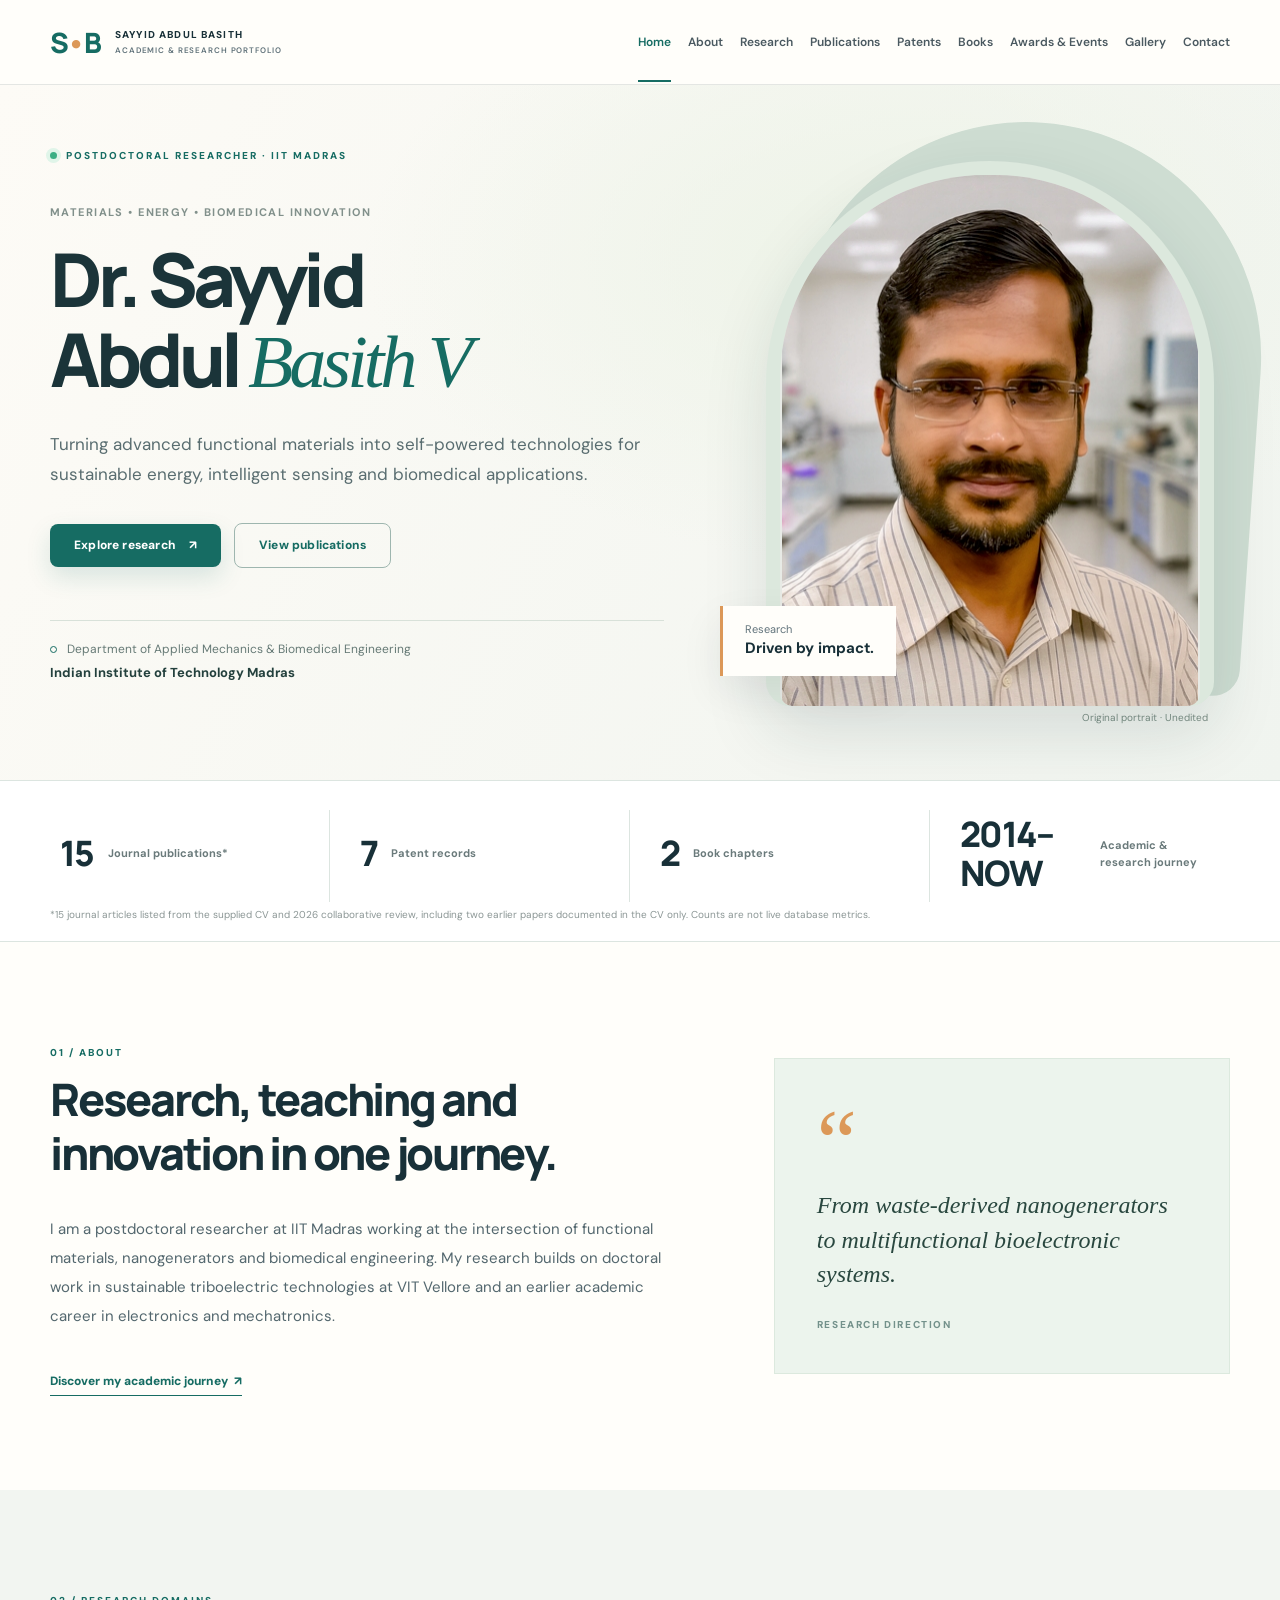
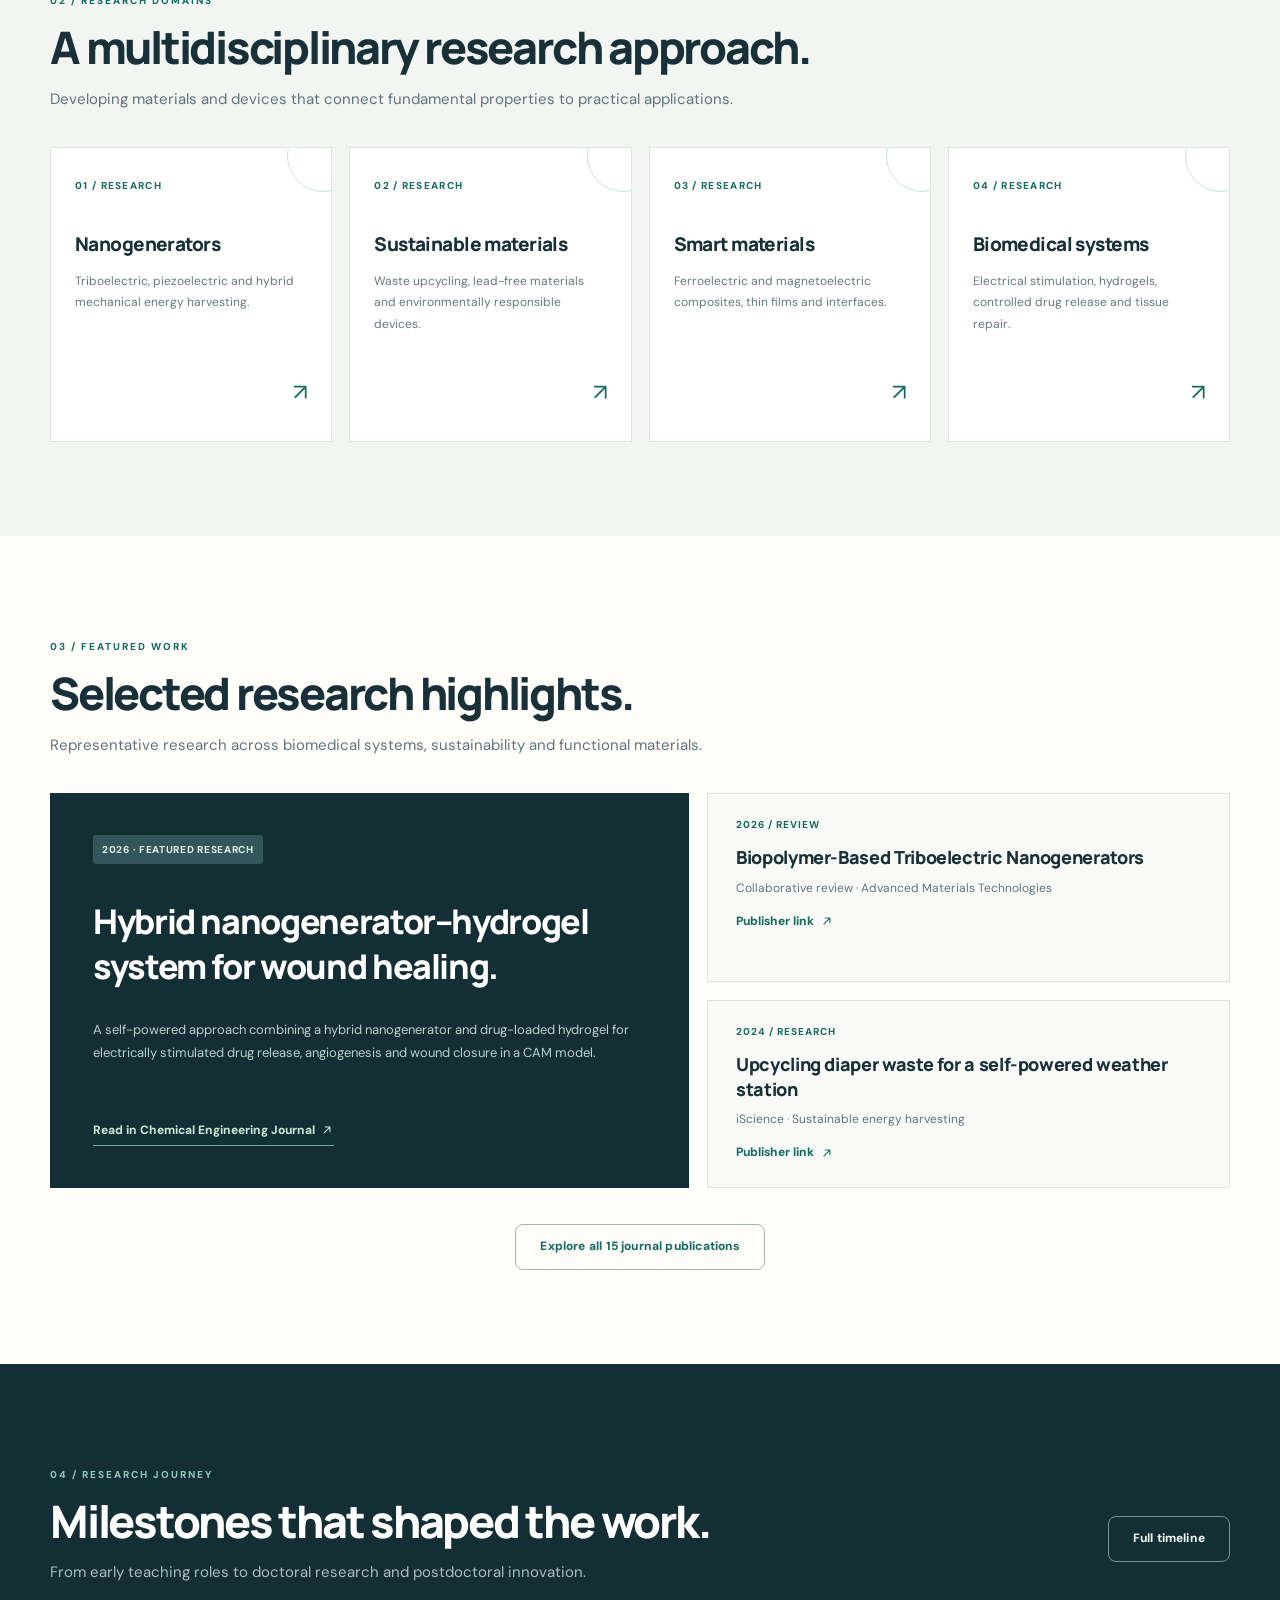
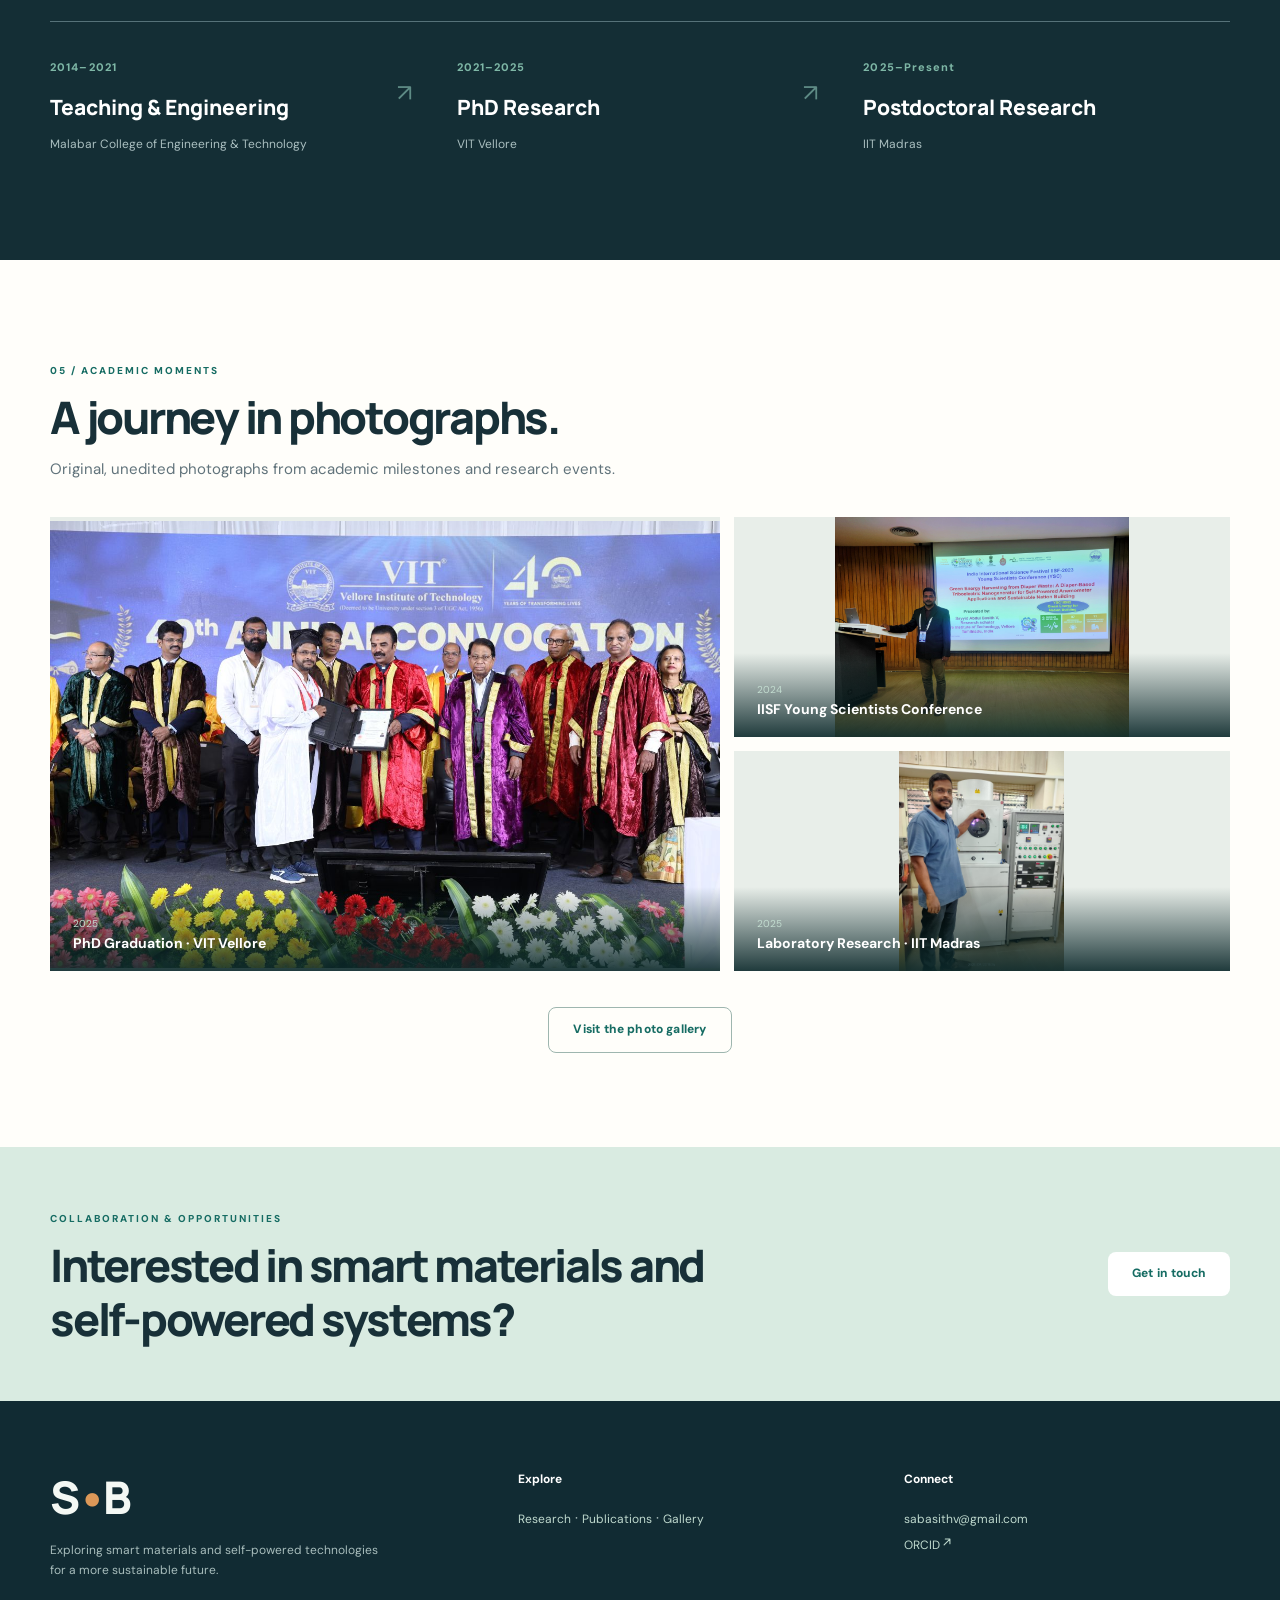
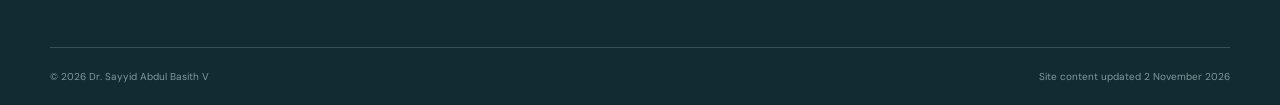
<file: index.html>
<!doctype html>
<html lang="en"><head><meta charset="utf-8"><meta name="viewport" content="width=device-width,initial-scale=1">
<meta name="theme-color" content="#173339"><meta name="description" content="Academic research portfolio of Dr. Sayyid Abdul Basith V, IIT Madras. Nanogenerators, smart materials, sustainable energy harvesting and biomedical devices.">
<meta property="og:type" content="website"><meta property="og:title" content="Home"><meta property="og:description" content="Academic research portfolio of Dr. Sayyid Abdul Basith V, IIT Madras. Nanogenerators, smart materials, sustainable energy harvesting and biomedical devices.">
<title>Home · Dr. Sayyid Abdul Basith V</title><link rel="icon" type="image/svg+xml" href="assets/icons/favicon.svg"><link rel="stylesheet" href="assets/style.css">
</head><body><a class="skip-link" href="#content">Skip to content</a>
<header class="site-header"><div class="shell nav-shell">
<a class="logo" href="index.html" aria-label="Dr. Sayyid Abdul Basith V home"><span class="logo-mark">S<span>•</span>B</span><span class="logo-name">SAYYID ABDUL BASITH <small>ACADEMIC & RESEARCH PORTFOLIO</small></span></a>
<button class="nav-toggle" type="button" aria-label="Open navigation" aria-controls="site-nav" aria-expanded="false"><span></span><span></span><span></span></button>
<nav id="site-nav" class="site-nav" aria-label="Primary navigation"><a href="index.html" class="active" aria-current=page>Home</a><a href="about.html" class="" >About</a><a href="research.html" class="" >Research</a><a href="publications.html" class="" >Publications</a><a href="patents.html" class="" >Patents</a><a href="books.html" class="" >Books</a><a href="awards.html" class="" >Awards &amp; Events</a><a href="gallery.html" class="" >Gallery</a><a href="contact.html" class="" >Contact</a></nav></div></header>
<main id="content"><section class="hero"><div class="shell hero-grid"><div class="hero-copy"><div class="eyebrow green-dot">POSTDOCTORAL RESEARCHER · IIT MADRAS</div>
<p class="hero-overline">MATERIALS • ENERGY • BIOMEDICAL INNOVATION</p>
<h1>Dr. Sayyid<br>Abdul <em>Basith V</em></h1>
<p class="hero-lead">Turning advanced functional materials into self-powered technologies for sustainable energy, intelligent sensing and biomedical applications.</p>
<div class="hero-buttons"><a class="btn btn-primary" href="research.html">Explore research <span aria-hidden="true">↗</span></a><a class="btn btn-outline" href="publications.html">View publications</a></div>
<div class="hero-bottom"><span><i class="location-dot"></i> Department of Applied Mechanics & Biomedical Engineering</span><strong>Indian Institute of Technology Madras</strong></div></div>
<div class="hero-visual"><div class="image-accent"></div><div class="portrait-frame"><img src="assets/photos/portrait-original.jpg" alt="Professional photograph of Dr. Sayyid Abdul Basith V" fetchpriority="high"></div><div class="photo-badge">Research<br><strong>Driven by impact.</strong></div><span class="image-caption">Original portrait · Unedited</span></div></div></section>
<section class="snapshot"><div class="shell stat-grid"><div><strong>15</strong><span>Journal publications*</span></div><div><strong>7</strong><span>Patent records</span></div><div><strong>2</strong><span>Book chapters</span></div><div><strong>2014–NOW</strong><span>Academic & research journey</span></div></div><p class="shell stat-footnote">*15 journal articles listed from the supplied CV and 2026 collaborative review, including two earlier papers documented in the CV only. Counts are not live database metrics.</p></section>
<section class="section shell intro-grid"><div><div class="section-heading"><p class="eyebrow">01 / ABOUT</p><h2>Research, teaching and innovation in one journey.</h2></div><p class="body-copy">I am a postdoctoral researcher at IIT Madras working at the intersection of functional materials, nanogenerators and biomedical engineering. My research builds on doctoral work in sustainable triboelectric technologies at VIT Vellore and an earlier academic career in electronics and mechatronics.</p><a class="arrow-link" href="about.html">Discover my academic journey</a></div>
<div class="pull-quote"><span class="quote-mark">“</span><p>From waste-derived nanogenerators to multifunctional bioelectronic systems.</p><span>RESEARCH DIRECTION</span></div></section>
<section class="section section-soft"><div class="shell"><div class="section-heading"><p class="eyebrow">02 / RESEARCH DOMAINS</p><h2>A multidisciplinary research approach.</h2><p class="section-lead">Developing materials and devices that connect fundamental properties to practical applications.</p></div>
<div class="research-mini-grid"><a class="research-mini energy" href="research.html"><span class="mini-num">01 / RESEARCH</span><h3>Nanogenerators</h3><p>Triboelectric, piezoelectric and hybrid mechanical energy harvesting.</p><span class="mini-arrow">↗</span></a><a class="research-mini sustainability" href="research.html"><span class="mini-num">02 / RESEARCH</span><h3>Sustainable materials</h3><p>Waste upcycling, lead-free materials and environmentally responsible devices.</p><span class="mini-arrow">↗</span></a><a class="research-mini materials" href="research.html"><span class="mini-num">03 / RESEARCH</span><h3>Smart materials</h3><p>Ferroelectric and magnetoelectric composites, thin films and interfaces.</p><span class="mini-arrow">↗</span></a><a class="research-mini biomed" href="research.html"><span class="mini-num">04 / RESEARCH</span><h3>Biomedical systems</h3><p>Electrical stimulation, hydrogels, controlled drug release and tissue repair.</p><span class="mini-arrow">↗</span></a></div></div></section><section class="section shell"><div class="section-heading"><p class="eyebrow">03 / FEATURED WORK</p><h2>Selected research highlights.</h2><p class="section-lead">Representative research across biomedical systems, sustainability and functional materials.</p></div>
<div class="feature-split"><div class="feature-lead"><span class="type-pill light">2026 · FEATURED RESEARCH</span><h3>Hybrid nanogenerator–hydrogel system for wound healing.</h3><p>A self-powered approach combining a hybrid nanogenerator and drug-loaded hydrogel for electrically stimulated drug release, angiogenesis and wound closure in a CAM model.</p><a class="feature-link" href="https://doi.org/10.1016/j.cej.2026.180227" target="_blank" rel="noopener noreferrer">Read in Chemical Engineering Journal<svg viewBox="0 0 24 24" aria-hidden="true" width="14" height="14"><path d="M7 17 17 7M9 7h8v8" fill="none" stroke="currentColor" stroke-width="1.8" stroke-linecap="round" stroke-linejoin="round"/></svg></a></div>
<div class="feature-side"><article><div class="side-index">2026 / REVIEW</div><h4>Biopolymer-Based Triboelectric Nanogenerators</h4><p>Collaborative review · Advanced Materials Technologies</p><a class="" href="https://doi.org/10.1002/admt.71352" target="_blank" rel="noopener noreferrer">Publisher link<svg viewBox="0 0 24 24" aria-hidden="true" width="14" height="14"><path d="M7 17 17 7M9 7h8v8" fill="none" stroke="currentColor" stroke-width="1.8" stroke-linecap="round" stroke-linejoin="round"/></svg></a></article><article><div class="side-index">2024 / RESEARCH</div><h4>Upcycling diaper waste for a self-powered weather station</h4><p>iScience · Sustainable energy harvesting</p><a class="" href="https://doi.org/10.1016/j.isci.2024.110627" target="_blank" rel="noopener noreferrer">Publisher link<svg viewBox="0 0 24 24" aria-hidden="true" width="14" height="14"><path d="M7 17 17 7M9 7h8v8" fill="none" stroke="currentColor" stroke-width="1.8" stroke-linecap="round" stroke-linejoin="round"/></svg></a></article></div></div>
<div class="section-actions"><a class="btn btn-outline" href="publications.html">Explore all 15 journal publications</a></div></section><section class="section section-dark"><div class="shell"><div class="split-heading"><div><div class="section-heading"><p class="eyebrow">04 / RESEARCH JOURNEY</p><h2>Milestones that shaped the work.</h2><p class="section-lead">From early teaching roles to doctoral research and postdoctoral innovation.</p></div></div><a class="btn btn-outline-light" href="about.html#journey">Full timeline</a></div><div class="journey-strip"><div><span>2014–2021</span><strong>Teaching & Engineering</strong><p>Malabar College of Engineering & Technology</p></div><div><span>2021–2025</span><strong>PhD Research</strong><p>VIT Vellore</p></div><div><span>2025–Present</span><strong>Postdoctoral Research</strong><p>IIT Madras</p></div></div></div></section>
<section class="section shell"><div class="section-heading"><p class="eyebrow">05 / ACADEMIC MOMENTS</p><h2>A journey in photographs.</h2><p class="section-lead">Original, unedited photographs from academic milestones and research events.</p></div>
<div class="home-photo-grid"><a href="gallery.html?filter=Milestones" class="home-photo large"><img src="assets/photos/convocation-2025-degree.png" alt="Doctoral degree presentation at VIT 40th Annual Convocation" loading="eager"><span>2025 <strong>PhD Graduation · VIT Vellore</strong></span></a><a href="gallery.html?filter=Conferences" class="home-photo"><img src="assets/photos/iisf-2024-presentation.jpg" alt="Presentation at the Young Scientists Conference, IISF" loading="eager"><span>2024 <strong>IISF Young Scientists Conference</strong></span></a><a href="gallery.html?filter=Laboratory" class="home-photo"><img src="assets/photos/iitm-2025-sputtering-system.jpg" alt="Hands-on DC magnetron sputtering research at IIT Madras" loading="eager"><span>2025 <strong>Laboratory Research · IIT Madras</strong></span></a></div><div class="section-actions"><a class="btn btn-outline" href="gallery.html">Visit the photo gallery</a></div></section>
<section class="section callout-section"><div class="shell callout-grid"><div><p class="eyebrow">COLLABORATION & OPPORTUNITIES</p><h2>Interested in smart materials and self-powered systems?</h2></div><a class="btn btn-light" href="contact.html">Get in touch</a></div></section></main>
<footer class="site-footer"><div class="shell footer-grid"><div><div class="footer-brand">S<span>•</span>B</div><p>Exploring smart materials and self-powered technologies for a more sustainable future.</p></div><div><strong>Explore</strong><p><a class="" href="research.html">Research</a> · <a class="" href="publications.html">Publications</a> · <a class="" href="gallery.html">Gallery</a></p></div><div><strong>Connect</strong><p><a class="" href="mailto:sabasithv@gmail.com">sabasithv@gmail.com</a><br><a class="" href="https://orcid.org/0000-0003-3889-6992" target="_blank" rel="noopener noreferrer">ORCID<svg viewBox="0 0 24 24" aria-hidden="true" width="14" height="14"><path d="M7 17 17 7M9 7h8v8" fill="none" stroke="currentColor" stroke-width="1.8" stroke-linecap="round" stroke-linejoin="round"/></svg></a></p></div></div><div class="shell foot-bottom"><span>© 2026 Dr. Sayyid Abdul Basith V</span><span>Site content updated 2 November 2026</span></div></footer>
<div class="toast" id="toast" role="status" aria-live="polite"></div><script src="assets/script.js" defer></script></body></html>
</file>
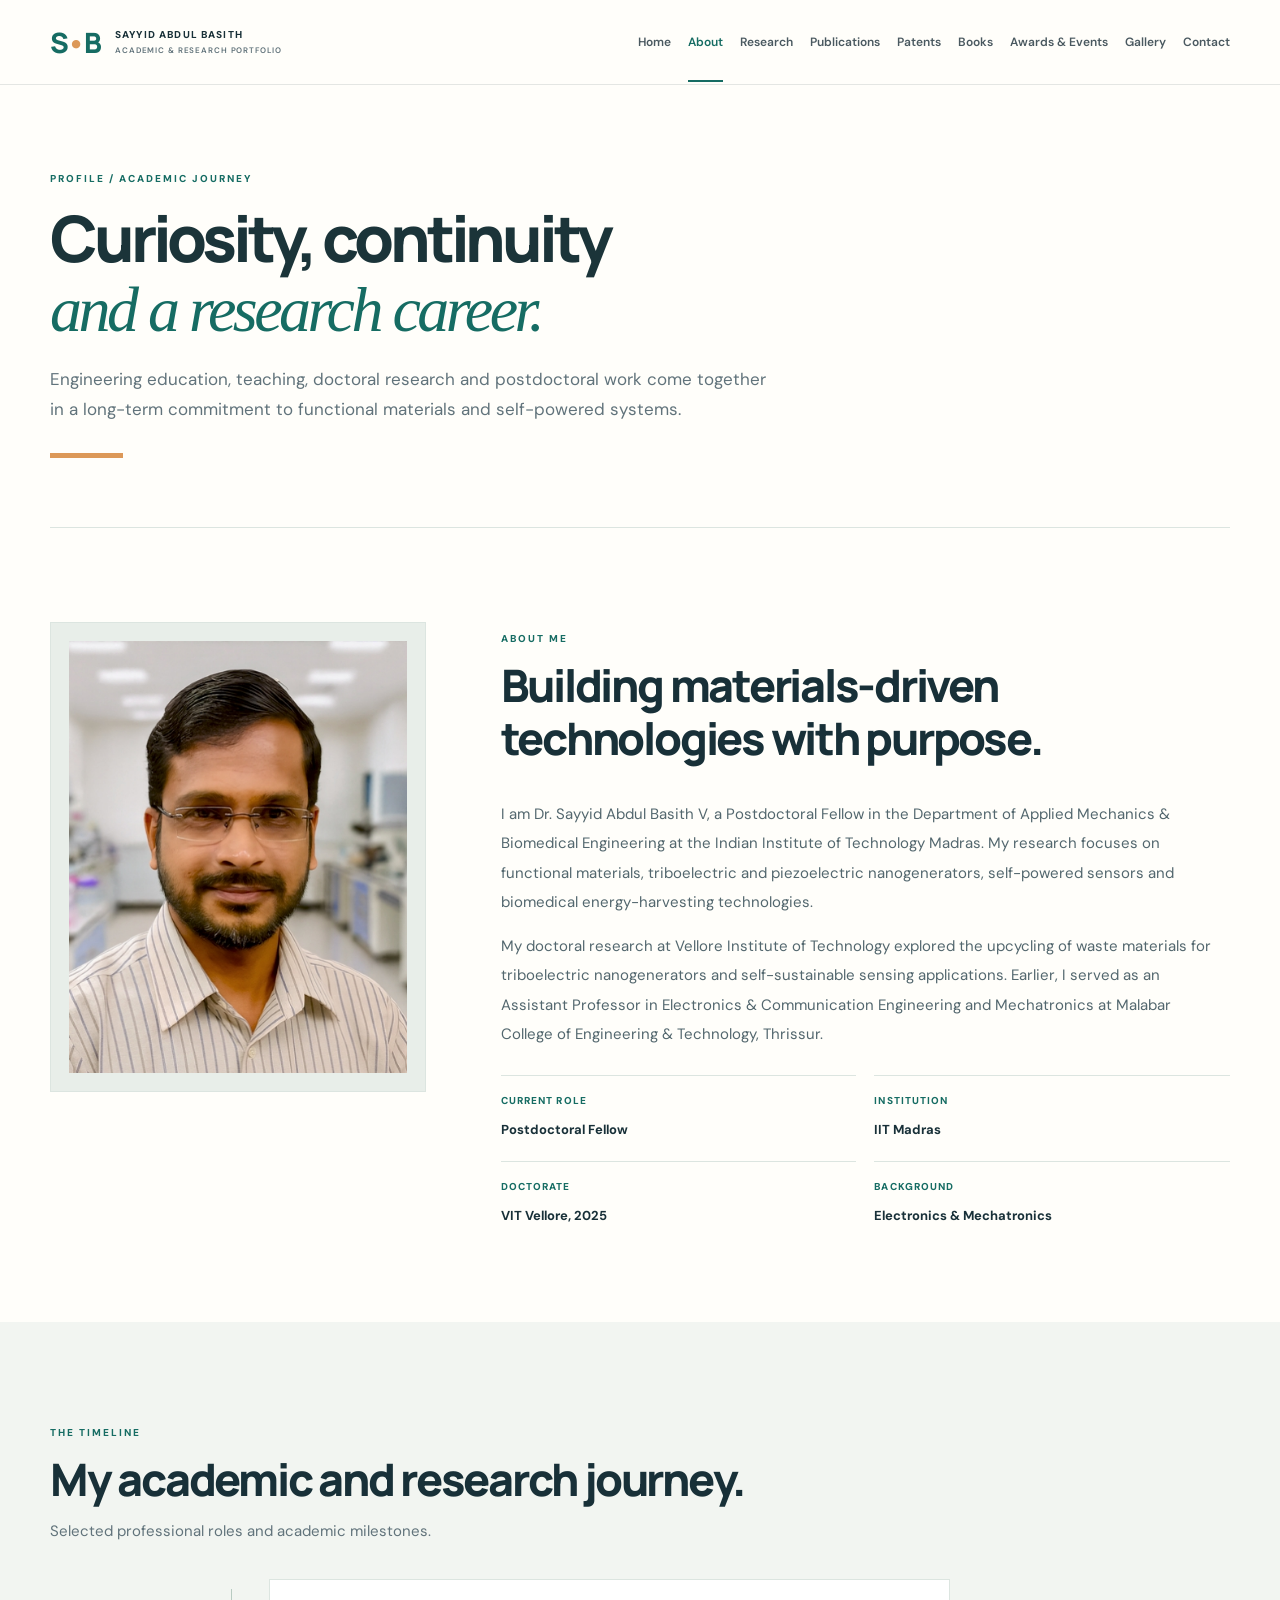
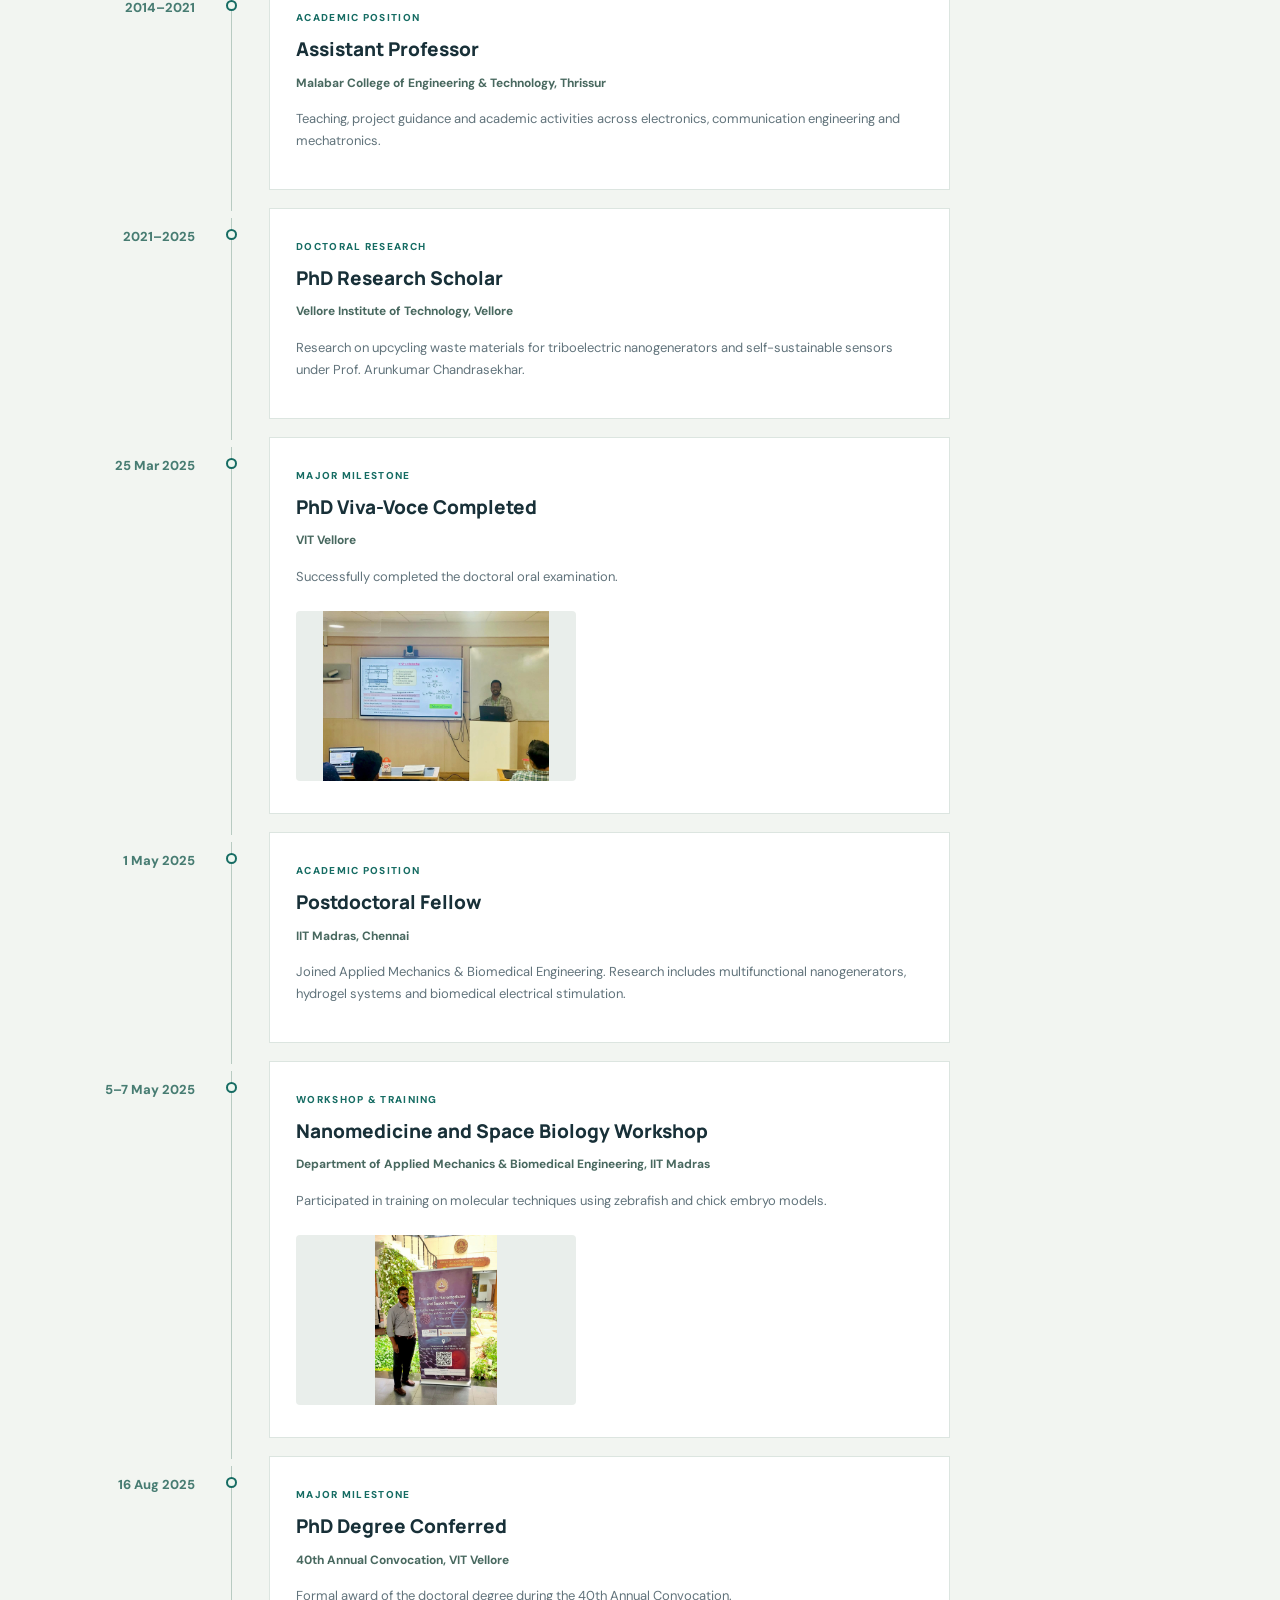
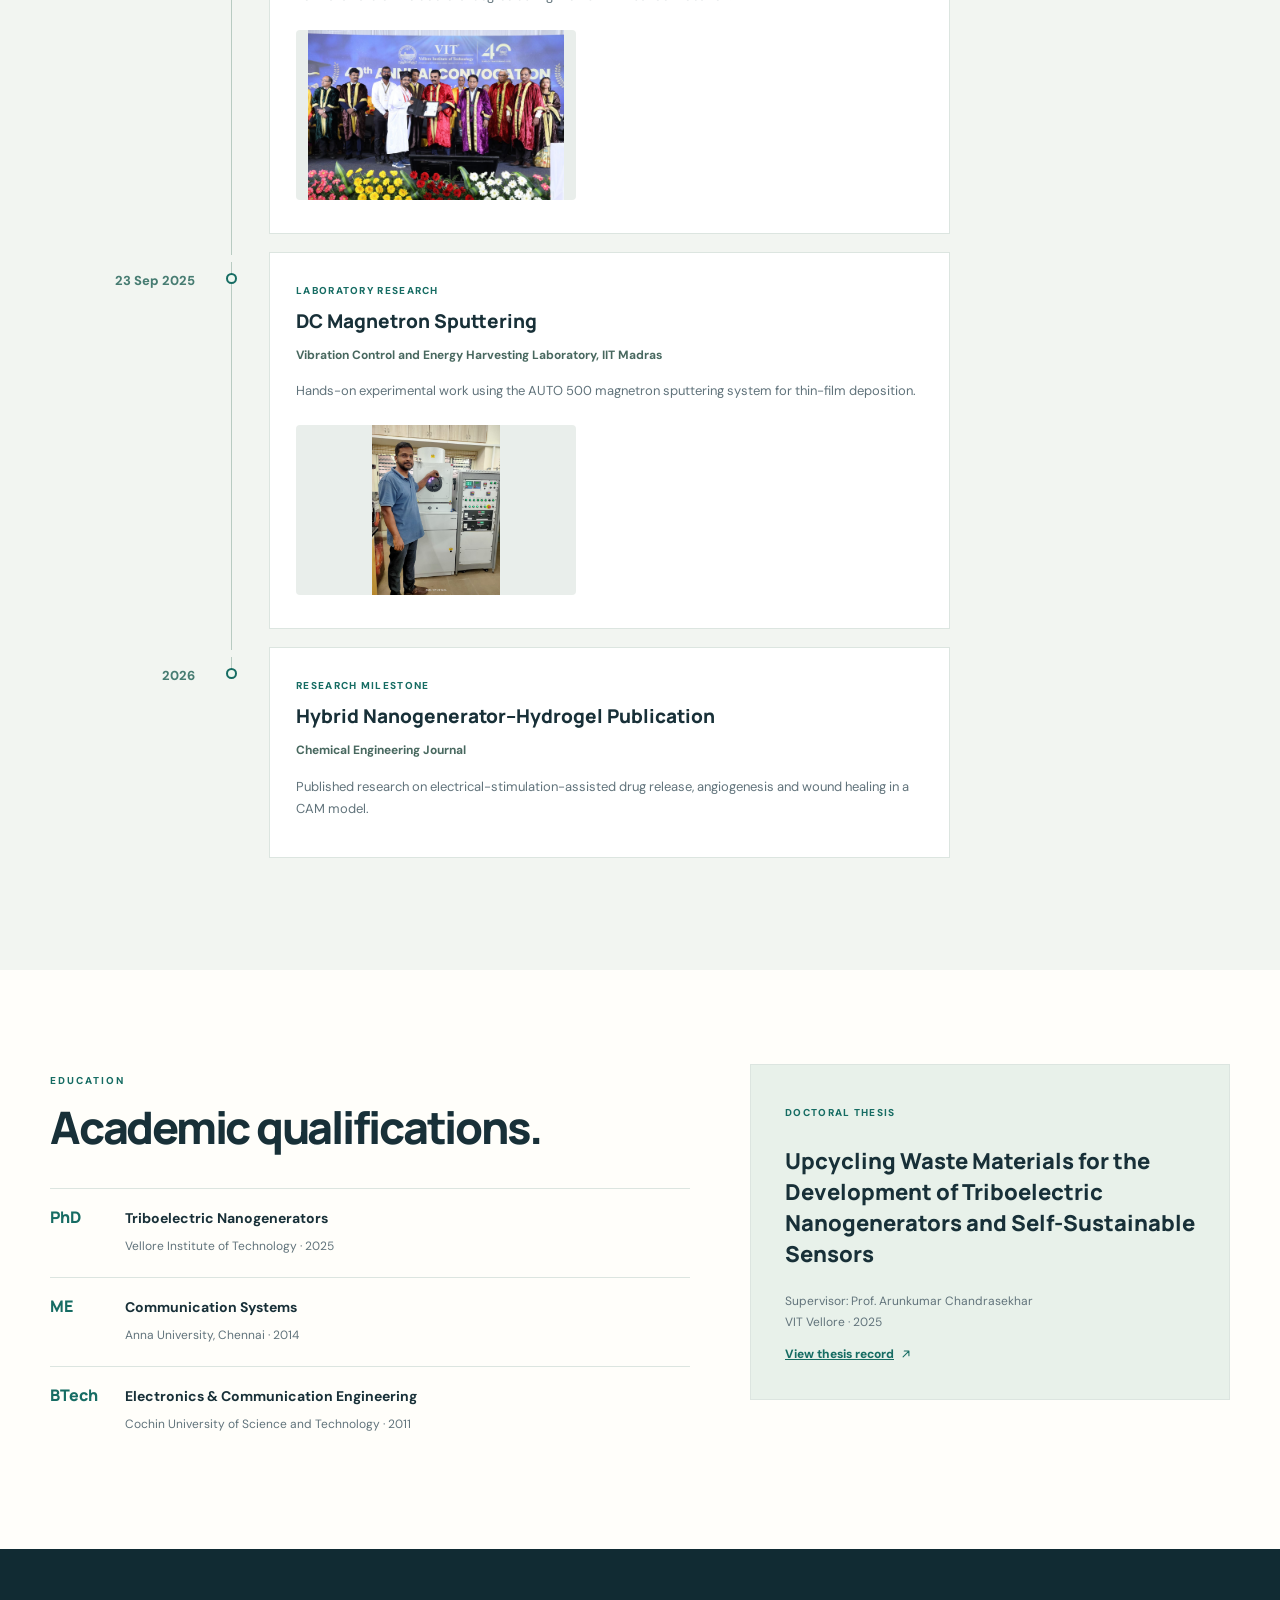
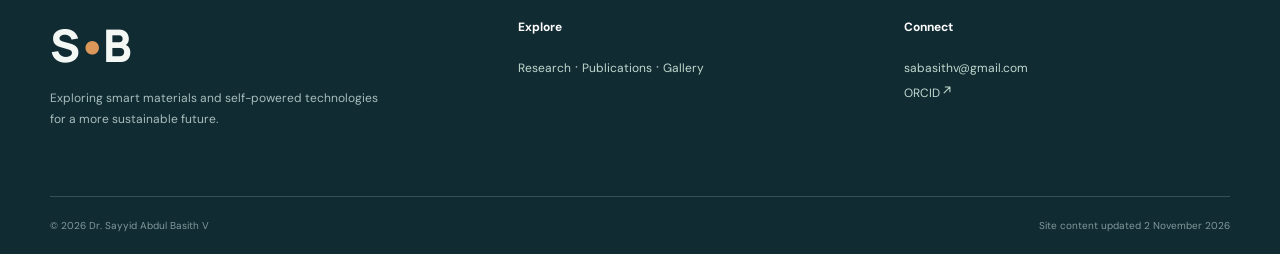
<file: about.html>
<!doctype html>
<html lang="en"><head><meta charset="utf-8"><meta name="viewport" content="width=device-width,initial-scale=1">
<meta name="theme-color" content="#173339"><meta name="description" content="Biography, education and research journey of Dr. Sayyid Abdul Basith V from teaching to PhD at VIT and postdoctoral research at IIT Madras.">
<meta property="og:type" content="website"><meta property="og:title" content="About &amp; Journey"><meta property="og:description" content="Biography, education and research journey of Dr. Sayyid Abdul Basith V from teaching to PhD at VIT and postdoctoral research at IIT Madras.">
<title>About &amp; Journey · Dr. Sayyid Abdul Basith V</title><link rel="icon" type="image/svg+xml" href="assets/icons/favicon.svg"><link rel="stylesheet" href="assets/style.css">
</head><body><a class="skip-link" href="#content">Skip to content</a>
<header class="site-header"><div class="shell nav-shell">
<a class="logo" href="index.html" aria-label="Dr. Sayyid Abdul Basith V home"><span class="logo-mark">S<span>•</span>B</span><span class="logo-name">SAYYID ABDUL BASITH <small>ACADEMIC & RESEARCH PORTFOLIO</small></span></a>
<button class="nav-toggle" type="button" aria-label="Open navigation" aria-controls="site-nav" aria-expanded="false"><span></span><span></span><span></span></button>
<nav id="site-nav" class="site-nav" aria-label="Primary navigation"><a href="index.html" class="" >Home</a><a href="about.html" class="active" aria-current=page>About</a><a href="research.html" class="" >Research</a><a href="publications.html" class="" >Publications</a><a href="patents.html" class="" >Patents</a><a href="books.html" class="" >Books</a><a href="awards.html" class="" >Awards &amp; Events</a><a href="gallery.html" class="" >Gallery</a><a href="contact.html" class="" >Contact</a></nav></div></header>
<main id="content"><section class="page-banner shell"><p class="eyebrow">PROFILE / ACADEMIC JOURNEY</p><h1>Curiosity, continuity<br><em>and a research career.</em></h1><p>Engineering education, teaching, doctoral research and postdoctoral work come together in a long-term commitment to functional materials and self-powered systems.</p></section>
<section class="section shell about-layout"><div class="about-pic"><img src="assets/photos/portrait-original.jpg" alt="Original professional portrait of Dr. Sayyid Abdul Basith V"></div><div><div class="section-heading"><p class="eyebrow">ABOUT ME</p><h2>Building materials-driven technologies with purpose.</h2></div><p class="body-copy">I am Dr. Sayyid Abdul Basith V, a Postdoctoral Fellow in the Department of Applied Mechanics & Biomedical Engineering at the Indian Institute of Technology Madras. My research focuses on functional materials, triboelectric and piezoelectric nanogenerators, self-powered sensors and biomedical energy-harvesting technologies.</p><p class="body-copy">My doctoral research at Vellore Institute of Technology explored the upcycling of waste materials for triboelectric nanogenerators and self-sustainable sensing applications. Earlier, I served as an Assistant Professor in Electronics & Communication Engineering and Mechatronics at Malabar College of Engineering & Technology, Thrissur.</p><div class="facts-grid"><div><small>CURRENT ROLE</small><strong>Postdoctoral Fellow</strong></div><div><small>INSTITUTION</small><strong>IIT Madras</strong></div><div><small>DOCTORATE</small><strong>VIT Vellore, 2025</strong></div><div><small>BACKGROUND</small><strong>Electronics & Mechatronics</strong></div></div></div></section>
<section class="section section-soft" id="journey"><div class="shell"><div class="section-heading"><p class="eyebrow">THE TIMELINE</p><h2>My academic and research journey.</h2><p class="section-lead">Selected professional roles and academic milestones.</p></div>
<div class="full-timeline"><article class="time-entry"><div class="time-when">2014–2021</div><div class="time-dot"></div><div class="time-body"><span class="mini-label">ACADEMIC POSITION</span><h3>Assistant Professor</h3><strong>Malabar College of Engineering &amp; Technology, Thrissur</strong><p>Teaching, project guidance and academic activities across electronics, communication engineering and mechatronics.</p></div></article><article class="time-entry"><div class="time-when">2021–2025</div><div class="time-dot"></div><div class="time-body"><span class="mini-label">DOCTORAL RESEARCH</span><h3>PhD Research Scholar</h3><strong>Vellore Institute of Technology, Vellore</strong><p>Research on upcycling waste materials for triboelectric nanogenerators and self-sustainable sensors under Prof. Arunkumar Chandrasekhar.</p></div></article><article class="time-entry"><div class="time-when">25 Mar 2025</div><div class="time-dot"></div><div class="time-body"><span class="mini-label">MAJOR MILESTONE</span><h3>PhD Viva-Voce Completed</h3><strong>VIT Vellore</strong><p>Successfully completed the doctoral oral examination.</p><a href='gallery.html'><img src='assets/photos/viva-2025-presentation-a.jpg' alt='PhD Viva-Voce Completed'></a></div></article><article class="time-entry"><div class="time-when">1 May 2025</div><div class="time-dot"></div><div class="time-body"><span class="mini-label">ACADEMIC POSITION</span><h3>Postdoctoral Fellow</h3><strong>IIT Madras, Chennai</strong><p>Joined Applied Mechanics &amp; Biomedical Engineering. Research includes multifunctional nanogenerators, hydrogel systems and biomedical electrical stimulation.</p></div></article><article class="time-entry"><div class="time-when">5–7 May 2025</div><div class="time-dot"></div><div class="time-body"><span class="mini-label">WORKSHOP &amp; TRAINING</span><h3>Nanomedicine and Space Biology Workshop</h3><strong>Department of Applied Mechanics &amp; Biomedical Engineering, IIT Madras</strong><p>Participated in training on molecular techniques using zebrafish and chick embryo models.</p><a href='gallery.html'><img src='assets/photos/iitm-2025-nanomedicine-workshop.png' alt='Nanomedicine and Space Biology Workshop'></a></div></article><article class="time-entry"><div class="time-when">16 Aug 2025</div><div class="time-dot"></div><div class="time-body"><span class="mini-label">MAJOR MILESTONE</span><h3>PhD Degree Conferred</h3><strong>40th Annual Convocation, VIT Vellore</strong><p>Formal award of the doctoral degree during the 40th Annual Convocation.</p><a href='gallery.html'><img src='assets/photos/convocation-2025-degree.png' alt='PhD Degree Conferred'></a></div></article><article class="time-entry"><div class="time-when">23 Sep 2025</div><div class="time-dot"></div><div class="time-body"><span class="mini-label">LABORATORY RESEARCH</span><h3>DC Magnetron Sputtering</h3><strong>Vibration Control and Energy Harvesting Laboratory, IIT Madras</strong><p>Hands-on experimental work using the AUTO 500 magnetron sputtering system for thin-film deposition.</p><a href='gallery.html'><img src='assets/photos/iitm-2025-sputtering-system.jpg' alt='DC Magnetron Sputtering'></a></div></article><article class="time-entry"><div class="time-when">2026</div><div class="time-dot"></div><div class="time-body"><span class="mini-label">RESEARCH MILESTONE</span><h3>Hybrid Nanogenerator–Hydrogel Publication</h3><strong>Chemical Engineering Journal</strong><p>Published research on electrical-stimulation-assisted drug release, angiogenesis and wound healing in a CAM model.</p></div></article></div></div></section><section class="section shell"><div class="degree-grid"><div><div class="section-heading"><p class="eyebrow">EDUCATION</p><h2>Academic qualifications.</h2></div><div class="qual-row"><b>PhD</b><div><strong>Triboelectric Nanogenerators</strong><p>Vellore Institute of Technology · 2025</p></div></div><div class="qual-row"><b>ME</b><div><strong>Communication Systems</strong><p>Anna University, Chennai · 2014</p></div></div><div class="qual-row"><b>BTech</b><div><strong>Electronics & Communication Engineering</strong><p>Cochin University of Science and Technology · 2011</p></div></div></div>
<div class="thesis-card"><span class="mini-label">DOCTORAL THESIS</span><h3>Upcycling Waste Materials for the Development of Triboelectric Nanogenerators and Self-Sustainable Sensors</h3><p>Supervisor: Prof. Arunkumar Chandrasekhar<br>VIT Vellore · 2025</p><a class="" href="http://hdl.handle.net/10603/708925" target="_blank" rel="noopener noreferrer">View thesis record<svg viewBox="0 0 24 24" aria-hidden="true" width="14" height="14"><path d="M7 17 17 7M9 7h8v8" fill="none" stroke="currentColor" stroke-width="1.8" stroke-linecap="round" stroke-linejoin="round"/></svg></a></div></div></section></main>
<footer class="site-footer"><div class="shell footer-grid"><div><div class="footer-brand">S<span>•</span>B</div><p>Exploring smart materials and self-powered technologies for a more sustainable future.</p></div><div><strong>Explore</strong><p><a class="" href="research.html">Research</a> · <a class="" href="publications.html">Publications</a> · <a class="" href="gallery.html">Gallery</a></p></div><div><strong>Connect</strong><p><a class="" href="mailto:sabasithv@gmail.com">sabasithv@gmail.com</a><br><a class="" href="https://orcid.org/0000-0003-3889-6992" target="_blank" rel="noopener noreferrer">ORCID<svg viewBox="0 0 24 24" aria-hidden="true" width="14" height="14"><path d="M7 17 17 7M9 7h8v8" fill="none" stroke="currentColor" stroke-width="1.8" stroke-linecap="round" stroke-linejoin="round"/></svg></a></p></div></div><div class="shell foot-bottom"><span>© 2026 Dr. Sayyid Abdul Basith V</span><span>Site content updated 2 November 2026</span></div></footer>
<div class="toast" id="toast" role="status" aria-live="polite"></div><script src="assets/script.js" defer></script></body></html>
</file>
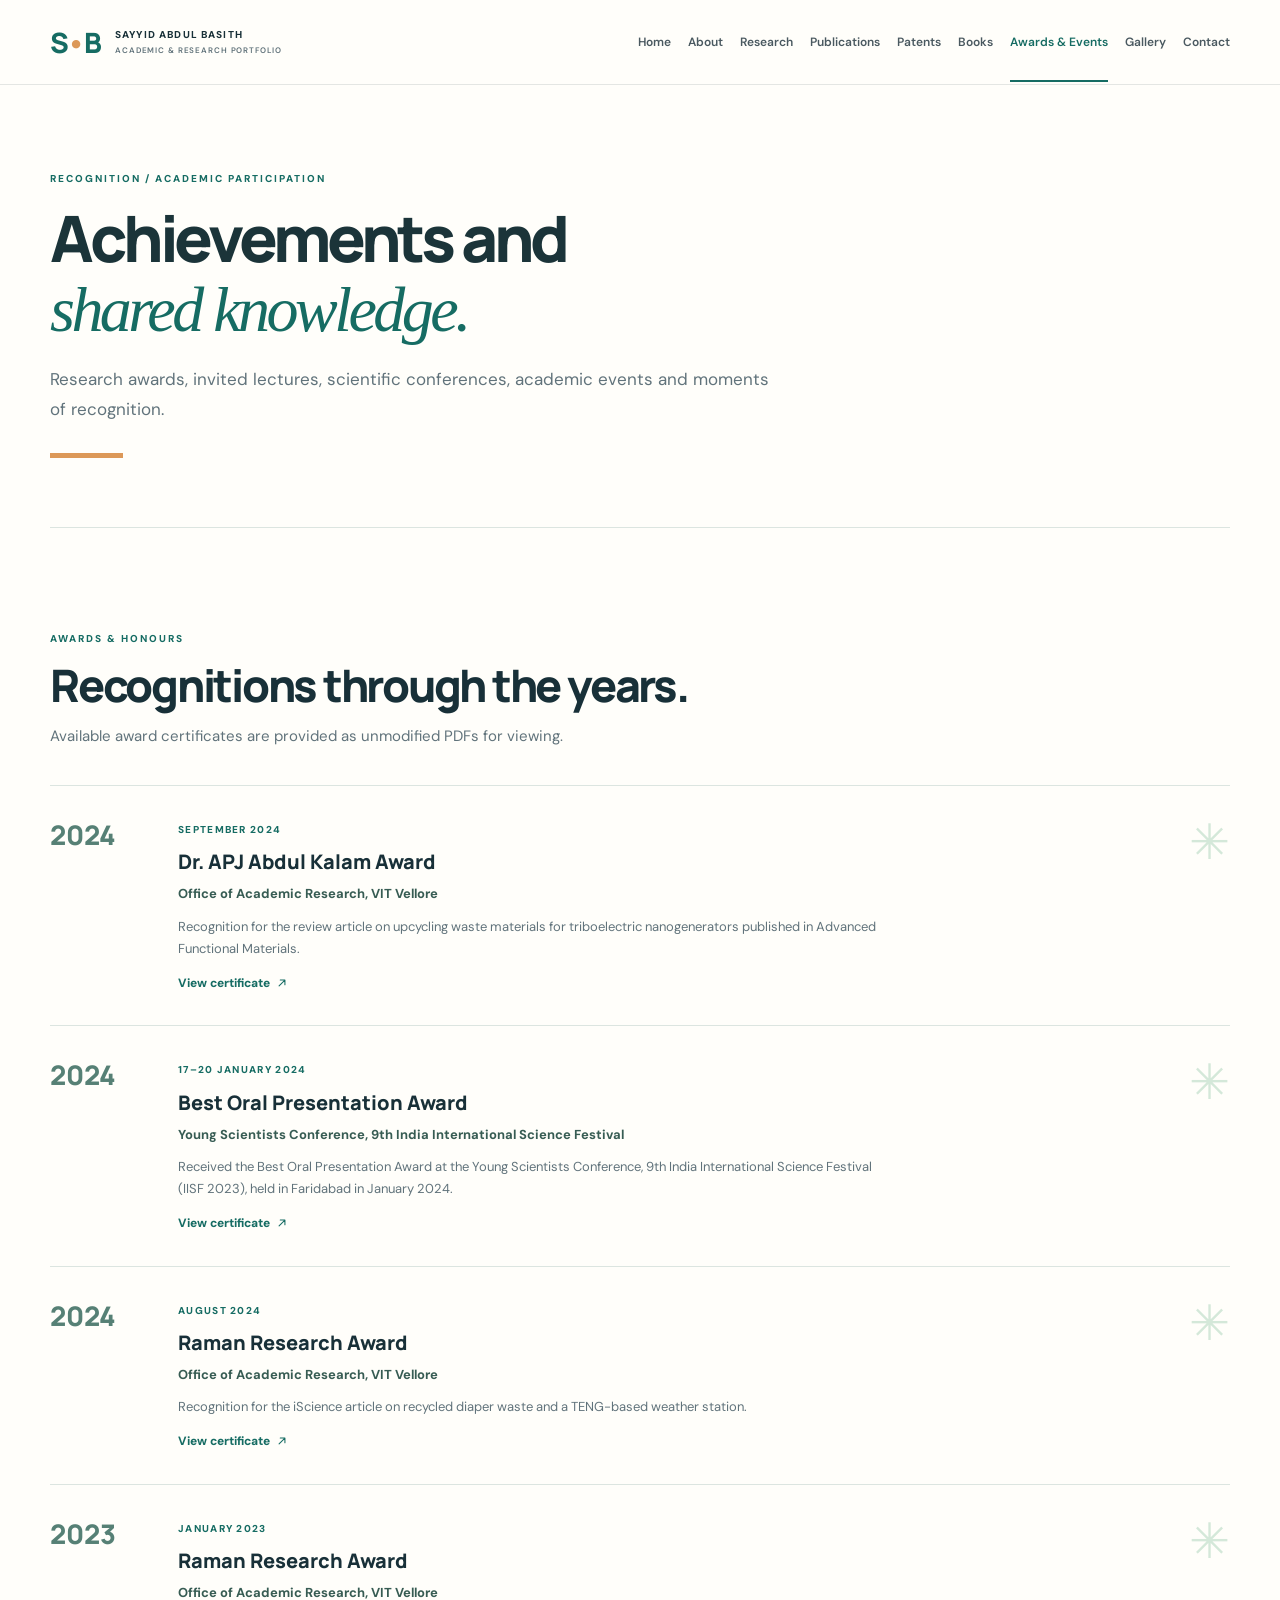
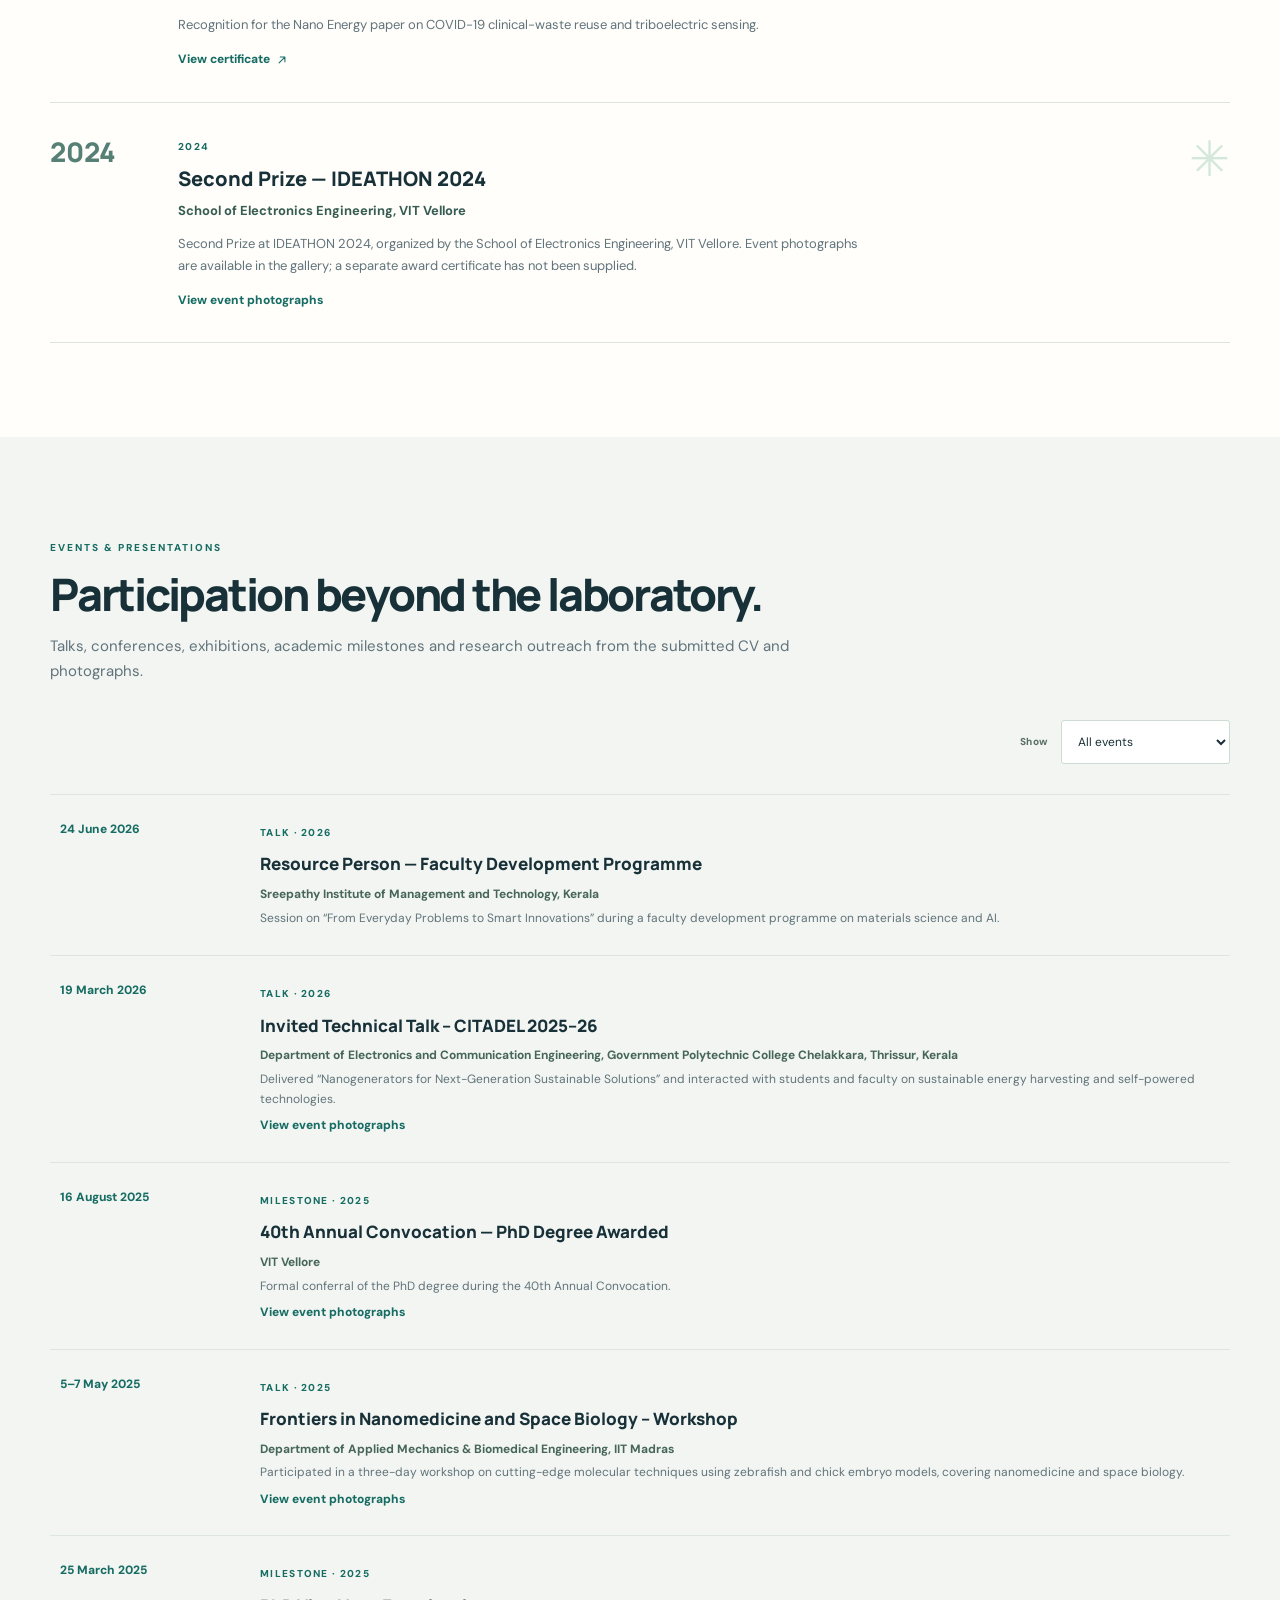
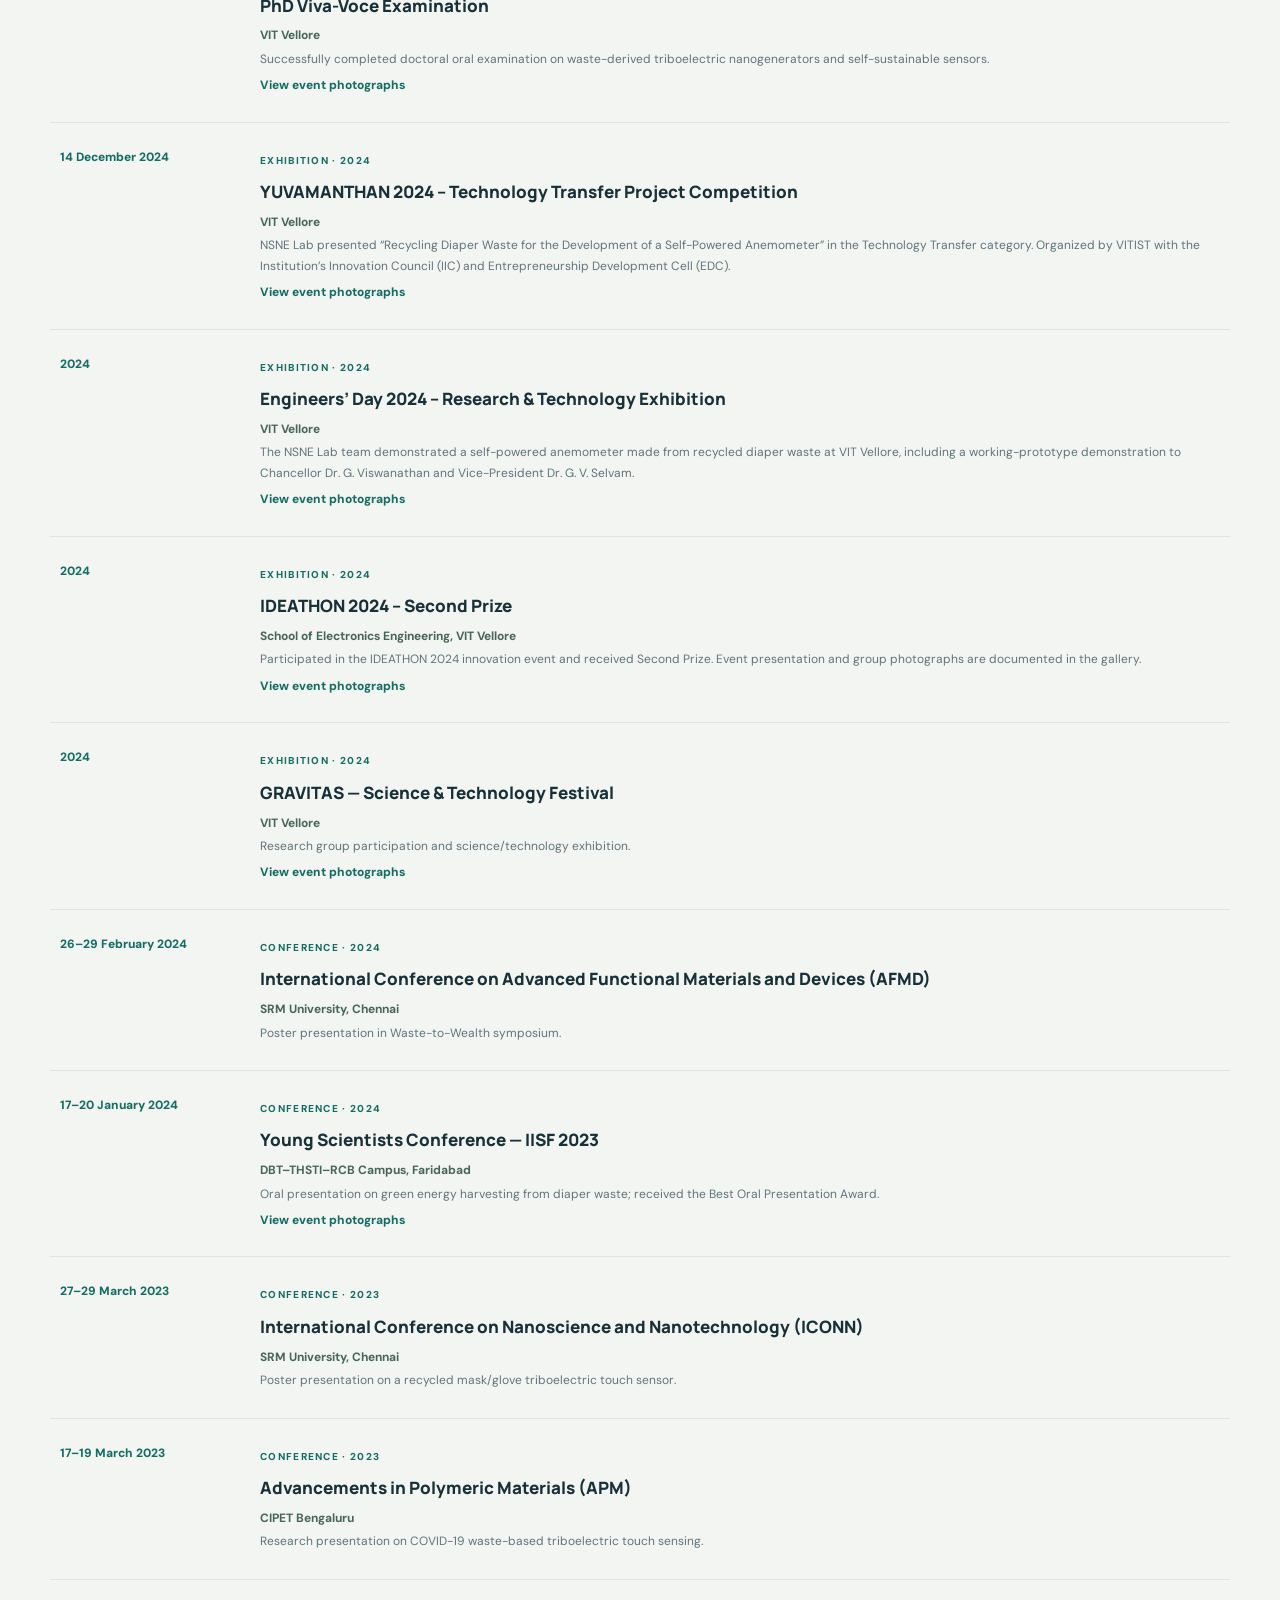
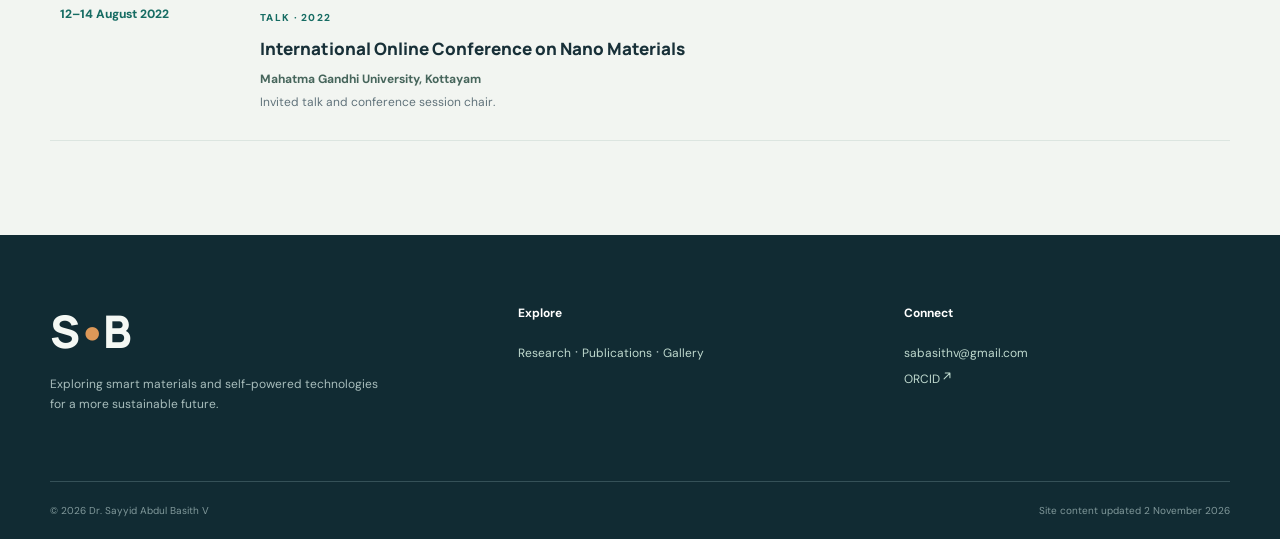
<file: awards.html>
<!doctype html>
<html lang="en"><head><meta charset="utf-8"><meta name="viewport" content="width=device-width,initial-scale=1">
<meta name="theme-color" content="#173339"><meta name="description" content="Academic awards and research events of Dr. Sayyid Abdul Basith V including IISF Best Oral Presentation Award, VIT awards and invited talks.">
<meta property="og:type" content="website"><meta property="og:title" content="Awards &amp; Events"><meta property="og:description" content="Academic awards and research events of Dr. Sayyid Abdul Basith V including IISF Best Oral Presentation Award, VIT awards and invited talks.">
<title>Awards &amp; Events · Dr. Sayyid Abdul Basith V</title><link rel="icon" type="image/svg+xml" href="assets/icons/favicon.svg"><link rel="stylesheet" href="assets/style.css">
</head><body><a class="skip-link" href="#content">Skip to content</a>
<header class="site-header"><div class="shell nav-shell">
<a class="logo" href="index.html" aria-label="Dr. Sayyid Abdul Basith V home"><span class="logo-mark">S<span>•</span>B</span><span class="logo-name">SAYYID ABDUL BASITH <small>ACADEMIC & RESEARCH PORTFOLIO</small></span></a>
<button class="nav-toggle" type="button" aria-label="Open navigation" aria-controls="site-nav" aria-expanded="false"><span></span><span></span><span></span></button>
<nav id="site-nav" class="site-nav" aria-label="Primary navigation"><a href="index.html" class="" >Home</a><a href="about.html" class="" >About</a><a href="research.html" class="" >Research</a><a href="publications.html" class="" >Publications</a><a href="patents.html" class="" >Patents</a><a href="books.html" class="" >Books</a><a href="awards.html" class="active" aria-current=page>Awards &amp; Events</a><a href="gallery.html" class="" >Gallery</a><a href="contact.html" class="" >Contact</a></nav></div></header>
<main id="content"><section class="page-banner shell"><p class="eyebrow">RECOGNITION / ACADEMIC PARTICIPATION</p><h1>Achievements and<br><em>shared knowledge.</em></h1><p>Research awards, invited lectures, scientific conferences, academic events and moments of recognition.</p></section>
<section class="section shell"><div class="section-heading"><p class="eyebrow">AWARDS &amp; HONOURS</p><h2>Recognitions through the years.</h2><p class="section-lead">Available award certificates are provided as unmodified PDFs for viewing.</p></div>
<div class="award-list"><article class="award-item"><div class="award-year">2024</div><div><span class="mini-label">September 2024</span><h3>Dr. APJ Abdul Kalam Award</h3><p class="award-org">Office of Academic Research, VIT Vellore</p><p>Recognition for the review article on upcycling waste materials for triboelectric nanogenerators published in Advanced Functional Materials.</p><a class="text-link" href="assets/certificates/apj-kalam-2024.pdf" target="_blank" rel="noopener noreferrer">View certificate<svg viewBox="0 0 24 24" aria-hidden="true" width="14" height="14"><path d="M7 17 17 7M9 7h8v8" fill="none" stroke="currentColor" stroke-width="1.8" stroke-linecap="round" stroke-linejoin="round"/></svg></a></div><div class="award-symbol" aria-hidden="true">✳</div></article><article class="award-item"><div class="award-year">2024</div><div><span class="mini-label">17–20 January 2024</span><h3>Best Oral Presentation Award</h3><p class="award-org">Young Scientists Conference, 9th India International Science Festival</p><p>Received the Best Oral Presentation Award at the Young Scientists Conference, 9th India International Science Festival (IISF 2023), held in Faridabad in January 2024.</p><a class="text-link" href="assets/certificates/iisf-best-oral-presentation-2024.pdf" target="_blank" rel="noopener noreferrer">View certificate<svg viewBox="0 0 24 24" aria-hidden="true" width="14" height="14"><path d="M7 17 17 7M9 7h8v8" fill="none" stroke="currentColor" stroke-width="1.8" stroke-linecap="round" stroke-linejoin="round"/></svg></a></div><div class="award-symbol" aria-hidden="true">✳</div></article><article class="award-item"><div class="award-year">2024</div><div><span class="mini-label">August 2024</span><h3>Raman Research Award</h3><p class="award-org">Office of Academic Research, VIT Vellore</p><p>Recognition for the iScience article on recycled diaper waste and a TENG-based weather station.</p><a class="text-link" href="assets/certificates/raman-2024.pdf" target="_blank" rel="noopener noreferrer">View certificate<svg viewBox="0 0 24 24" aria-hidden="true" width="14" height="14"><path d="M7 17 17 7M9 7h8v8" fill="none" stroke="currentColor" stroke-width="1.8" stroke-linecap="round" stroke-linejoin="round"/></svg></a></div><div class="award-symbol" aria-hidden="true">✳</div></article><article class="award-item"><div class="award-year">2023</div><div><span class="mini-label">January 2023</span><h3>Raman Research Award</h3><p class="award-org">Office of Academic Research, VIT Vellore</p><p>Recognition for the Nano Energy paper on COVID-19 clinical-waste reuse and triboelectric sensing.</p><a class="text-link" href="assets/certificates/raman-2023.pdf" target="_blank" rel="noopener noreferrer">View certificate<svg viewBox="0 0 24 24" aria-hidden="true" width="14" height="14"><path d="M7 17 17 7M9 7h8v8" fill="none" stroke="currentColor" stroke-width="1.8" stroke-linecap="round" stroke-linejoin="round"/></svg></a></div><div class="award-symbol" aria-hidden="true">✳</div></article><article class="award-item"><div class="award-year">2024</div><div><span class="mini-label">2024</span><h3>Second Prize — IDEATHON 2024</h3><p class="award-org">School of Electronics Engineering, VIT Vellore</p><p>Second Prize at IDEATHON 2024, organized by the School of Electronics Engineering, VIT Vellore. Event photographs are available in the gallery; a separate award certificate has not been supplied.</p><a class="text-link" href="gallery.html?event=IDEATHON%202024">View event photographs</a></div><div class="award-symbol" aria-hidden="true">✳</div></article></div></section><section class="section section-soft"><div class="shell"><div class="section-heading"><p class="eyebrow">EVENTS &amp; PRESENTATIONS</p><h2>Participation beyond the laboratory.</h2><p class="section-lead">Talks, conferences, exhibitions, academic milestones and research outreach from the submitted CV and photographs.</p></div>
<div class="event-controls"><label for="event-filter">Show</label><select id="event-filter"><option value="all">All events</option><option value="conference">Conferences</option><option value="talk">Talks & training</option><option value="exhibition">Exhibitions</option><option value="milestone">Academic milestones</option></select></div><div class="event-list"><article class="event-item" data-eventtype="talk"><div class="event-date">24 June 2026</div><div><span class="mini-label">talk · 2026</span><h3>Resource Person — Faculty Development Programme</h3><p class="event-place">Sreepathy Institute of Management and Technology, Kerala</p><p>Session on “From Everyday Problems to Smart Innovations” during a faculty development programme on materials science and AI.</p></div></article><article class="event-item" data-eventtype="talk"><div class="event-date">19 March 2026</div><div><span class="mini-label">talk · 2026</span><h3>Invited Technical Talk – CITADEL 2025–26</h3><p class="event-place">Department of Electronics and Communication Engineering, Government Polytechnic College Chelakkara, Thrissur, Kerala</p><p>Delivered “Nanogenerators for Next-Generation Sustainable Solutions” and interacted with students and faculty on sustainable energy harvesting and self-powered technologies.</p><a class="text-link" href="gallery.html?event=CITADEL%202025%E2%80%9326">View event photographs</a></div></article><article class="event-item" data-eventtype="milestone"><div class="event-date">16 August 2025</div><div><span class="mini-label">milestone · 2025</span><h3>40th Annual Convocation — PhD Degree Awarded</h3><p class="event-place">VIT Vellore</p><p>Formal conferral of the PhD degree during the 40th Annual Convocation.</p><a class="text-link" href="gallery.html?event=Convocation">View event photographs</a></div></article><article class="event-item" data-eventtype="talk"><div class="event-date">5–7 May 2025</div><div><span class="mini-label">talk · 2025</span><h3>Frontiers in Nanomedicine and Space Biology – Workshop</h3><p class="event-place">Department of Applied Mechanics &amp; Biomedical Engineering, IIT Madras</p><p>Participated in a three-day workshop on cutting-edge molecular techniques using zebrafish and chick embryo models, covering nanomedicine and space biology.</p><a class="text-link" href="gallery.html?event=Nanomedicine%20workshop">View event photographs</a></div></article><article class="event-item" data-eventtype="milestone"><div class="event-date">25 March 2025</div><div><span class="mini-label">milestone · 2025</span><h3>PhD Viva-Voce Examination</h3><p class="event-place">VIT Vellore</p><p>Successfully completed doctoral oral examination on waste-derived triboelectric nanogenerators and self-sustainable sensors.</p><a class="text-link" href="gallery.html?event=PhD%20viva">View event photographs</a></div></article><article class="event-item" data-eventtype="exhibition"><div class="event-date">14 December 2024</div><div><span class="mini-label">exhibition · 2024</span><h3>YUVAMANTHAN 2024 – Technology Transfer Project Competition</h3><p class="event-place">VIT Vellore</p><p>NSNE Lab presented “Recycling Diaper Waste for the Development of a Self-Powered Anemometer” in the Technology Transfer category. Organized by VITIST with the Institution’s Innovation Council (IIC) and Entrepreneurship Development Cell (EDC).</p><a class="text-link" href="gallery.html?event=YUVAMANTHAN%202024">View event photographs</a></div></article><article class="event-item" data-eventtype="exhibition"><div class="event-date">2024</div><div><span class="mini-label">exhibition · 2024</span><h3>Engineers’ Day 2024 – Research &amp; Technology Exhibition</h3><p class="event-place">VIT Vellore</p><p>The NSNE Lab team demonstrated a self-powered anemometer made from recycled diaper waste at VIT Vellore, including a working-prototype demonstration to Chancellor Dr. G. Viswanathan and Vice-President Dr. G. V. Selvam.</p><a class="text-link" href="gallery.html?event=Engineers%E2%80%99%20Day%202024">View event photographs</a></div></article><article class="event-item" data-eventtype="exhibition"><div class="event-date">2024</div><div><span class="mini-label">exhibition · 2024</span><h3>IDEATHON 2024 – Second Prize</h3><p class="event-place">School of Electronics Engineering, VIT Vellore</p><p>Participated in the IDEATHON 2024 innovation event and received Second Prize. Event presentation and group photographs are documented in the gallery.</p><a class="text-link" href="gallery.html?event=IDEATHON%202024">View event photographs</a></div></article><article class="event-item" data-eventtype="exhibition"><div class="event-date">2024</div><div><span class="mini-label">exhibition · 2024</span><h3>GRAVITAS — Science &amp; Technology Festival</h3><p class="event-place">VIT Vellore</p><p>Research group participation and science/technology exhibition.</p><a class="text-link" href="gallery.html?event=GRAVITAS">View event photographs</a></div></article><article class="event-item" data-eventtype="conference"><div class="event-date">26–29 February 2024</div><div><span class="mini-label">conference · 2024</span><h3>International Conference on Advanced Functional Materials and Devices (AFMD)</h3><p class="event-place">SRM University, Chennai</p><p>Poster presentation in Waste-to-Wealth symposium.</p></div></article><article class="event-item" data-eventtype="conference"><div class="event-date">17–20 January 2024</div><div><span class="mini-label">conference · 2024</span><h3>Young Scientists Conference — IISF 2023</h3><p class="event-place">DBT–THSTI–RCB Campus, Faridabad</p><p>Oral presentation on green energy harvesting from diaper waste; received the Best Oral Presentation Award.</p><a class="text-link" href="gallery.html?event=IISF">View event photographs</a></div></article><article class="event-item" data-eventtype="conference"><div class="event-date">27–29 March 2023</div><div><span class="mini-label">conference · 2023</span><h3>International Conference on Nanoscience and Nanotechnology (ICONN)</h3><p class="event-place">SRM University, Chennai</p><p>Poster presentation on a recycled mask/glove triboelectric touch sensor.</p></div></article><article class="event-item" data-eventtype="conference"><div class="event-date">17–19 March 2023</div><div><span class="mini-label">conference · 2023</span><h3>Advancements in Polymeric Materials (APM)</h3><p class="event-place">CIPET Bengaluru</p><p>Research presentation on COVID-19 waste-based triboelectric touch sensing.</p></div></article><article class="event-item" data-eventtype="talk"><div class="event-date">12–14 August 2022</div><div><span class="mini-label">talk · 2022</span><h3>International Online Conference on Nano Materials</h3><p class="event-place">Mahatma Gandhi University, Kottayam</p><p>Invited talk and conference session chair.</p></div></article></div></div></section></main>
<footer class="site-footer"><div class="shell footer-grid"><div><div class="footer-brand">S<span>•</span>B</div><p>Exploring smart materials and self-powered technologies for a more sustainable future.</p></div><div><strong>Explore</strong><p><a class="" href="research.html">Research</a> · <a class="" href="publications.html">Publications</a> · <a class="" href="gallery.html">Gallery</a></p></div><div><strong>Connect</strong><p><a class="" href="mailto:sabasithv@gmail.com">sabasithv@gmail.com</a><br><a class="" href="https://orcid.org/0000-0003-3889-6992" target="_blank" rel="noopener noreferrer">ORCID<svg viewBox="0 0 24 24" aria-hidden="true" width="14" height="14"><path d="M7 17 17 7M9 7h8v8" fill="none" stroke="currentColor" stroke-width="1.8" stroke-linecap="round" stroke-linejoin="round"/></svg></a></p></div></div><div class="shell foot-bottom"><span>© 2026 Dr. Sayyid Abdul Basith V</span><span>Site content updated 2 November 2026</span></div></footer>
<div class="toast" id="toast" role="status" aria-live="polite"></div><script src="assets/script.js" defer></script></body></html>
</file>
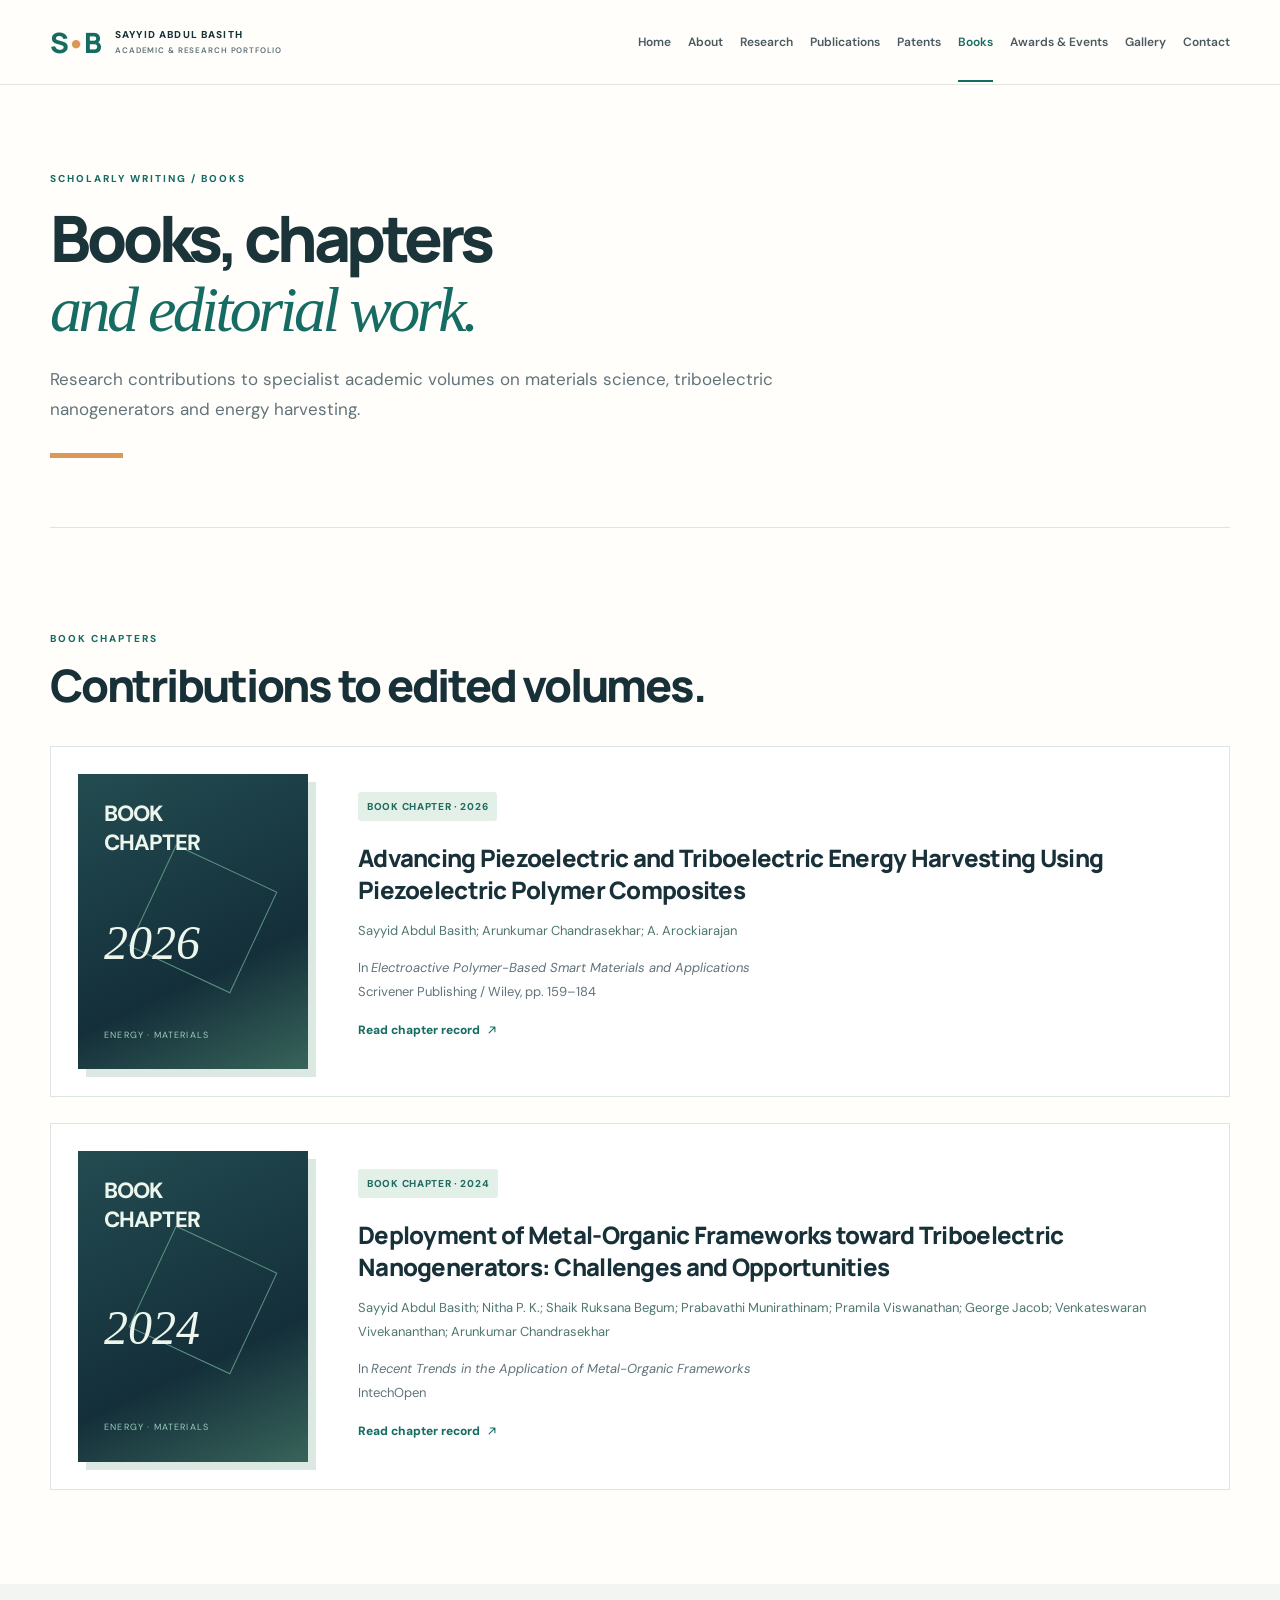
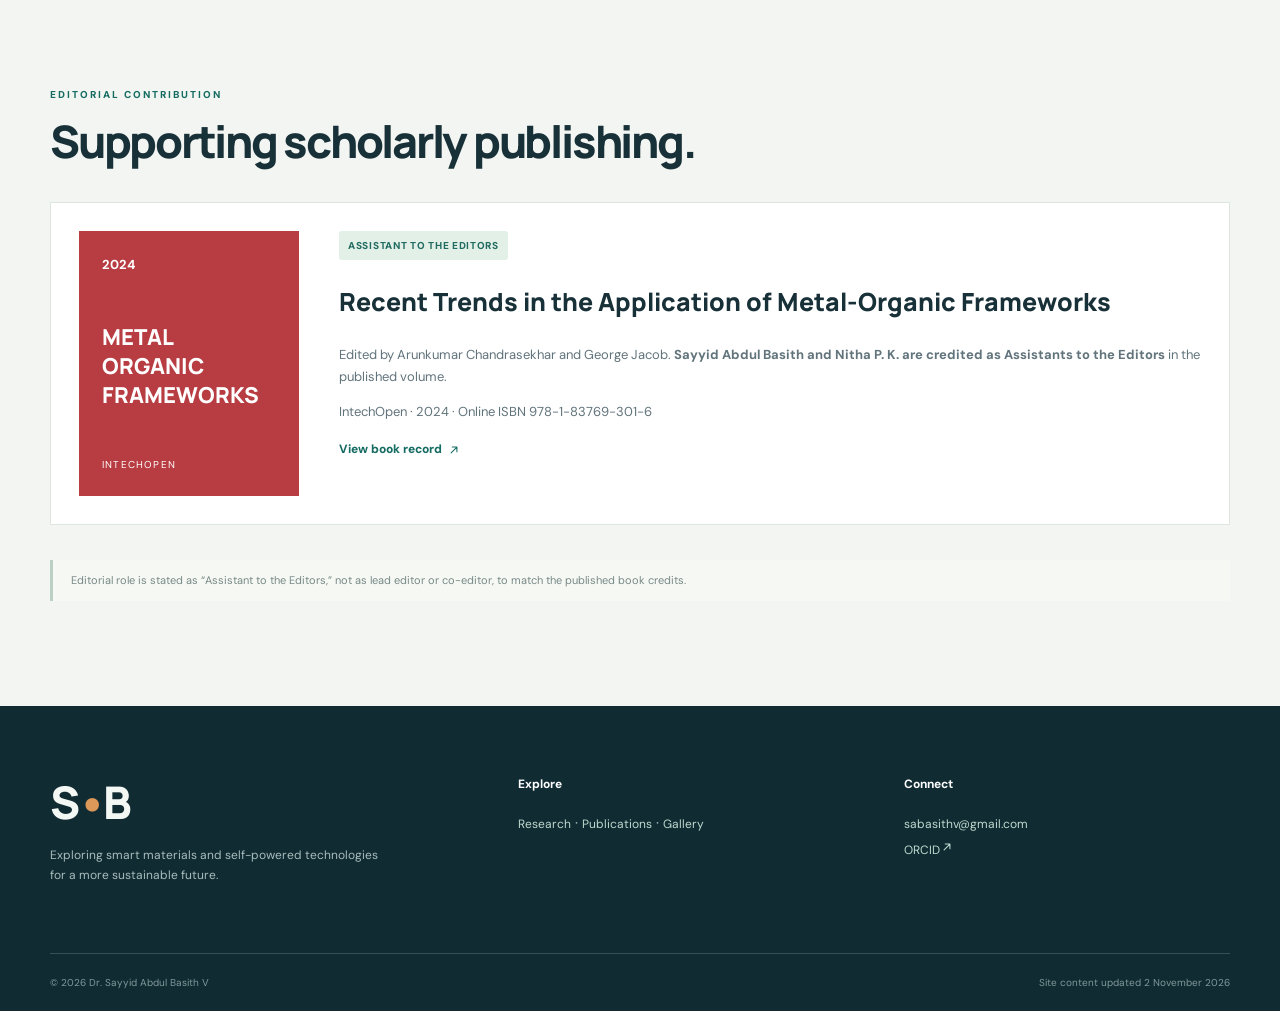
<file: books.html>
<!doctype html>
<html lang="en"><head><meta charset="utf-8"><meta name="viewport" content="width=device-width,initial-scale=1">
<meta name="theme-color" content="#173339"><meta name="description" content="Book chapters and editorial contributions of Dr. Sayyid Abdul Basith V, including IntechOpen and Scrivener/Wiley publications.">
<meta property="og:type" content="website"><meta property="og:title" content="Books &amp; Chapters"><meta property="og:description" content="Book chapters and editorial contributions of Dr. Sayyid Abdul Basith V, including IntechOpen and Scrivener/Wiley publications.">
<title>Books &amp; Chapters · Dr. Sayyid Abdul Basith V</title><link rel="icon" type="image/svg+xml" href="assets/icons/favicon.svg"><link rel="stylesheet" href="assets/style.css">
</head><body><a class="skip-link" href="#content">Skip to content</a>
<header class="site-header"><div class="shell nav-shell">
<a class="logo" href="index.html" aria-label="Dr. Sayyid Abdul Basith V home"><span class="logo-mark">S<span>•</span>B</span><span class="logo-name">SAYYID ABDUL BASITH <small>ACADEMIC & RESEARCH PORTFOLIO</small></span></a>
<button class="nav-toggle" type="button" aria-label="Open navigation" aria-controls="site-nav" aria-expanded="false"><span></span><span></span><span></span></button>
<nav id="site-nav" class="site-nav" aria-label="Primary navigation"><a href="index.html" class="" >Home</a><a href="about.html" class="" >About</a><a href="research.html" class="" >Research</a><a href="publications.html" class="" >Publications</a><a href="patents.html" class="" >Patents</a><a href="books.html" class="active" aria-current=page>Books</a><a href="awards.html" class="" >Awards &amp; Events</a><a href="gallery.html" class="" >Gallery</a><a href="contact.html" class="" >Contact</a></nav></div></header>
<main id="content"><section class="page-banner shell"><p class="eyebrow">SCHOLARLY WRITING / BOOKS</p><h1>Books, chapters<br><em>and editorial work.</em></h1><p>Research contributions to specialist academic volumes on materials science, triboelectric nanogenerators and energy harvesting.</p></section>
<section class="section shell"><div class="section-heading"><p class="eyebrow">BOOK CHAPTERS</p><h2>Contributions to edited volumes.</h2></div><div class="books-grid"><article class="book-card"><div class="book-cover-placeholder"><span class="book-mark">BOOK<br>CHAPTER</span><strong>2026</strong><span>ENERGY · MATERIALS</span></div><div class="book-info"><div class="type-pill">BOOK CHAPTER · 2026</div><h3>Advancing Piezoelectric and Triboelectric Energy Harvesting Using Piezoelectric Polymer Composites</h3><p class="book-byline">Sayyid Abdul Basith; Arunkumar Chandrasekhar; A. Arockiarajan</p><p>In <em>Electroactive Polymer-Based Smart Materials and Applications</em><br>Scrivener Publishing / Wiley, pp. 159–184</p><a class="text-link" href="https://doi.org/10.1002/9781394214501.ch6" target="_blank" rel="noopener noreferrer">Read chapter record<svg viewBox="0 0 24 24" aria-hidden="true" width="14" height="14"><path d="M7 17 17 7M9 7h8v8" fill="none" stroke="currentColor" stroke-width="1.8" stroke-linecap="round" stroke-linejoin="round"/></svg></a></div></article><article class="book-card"><div class="book-cover-placeholder"><span class="book-mark">BOOK<br>CHAPTER</span><strong>2024</strong><span>ENERGY · MATERIALS</span></div><div class="book-info"><div class="type-pill">BOOK CHAPTER · 2024</div><h3>Deployment of Metal-Organic Frameworks toward Triboelectric Nanogenerators: Challenges and Opportunities</h3><p class="book-byline">Sayyid Abdul Basith; Nitha P. K.; Shaik Ruksana Begum; Prabavathi Munirathinam; Pramila Viswanathan; George Jacob; Venkateswaran Vivekananthan; Arunkumar Chandrasekhar</p><p>In <em>Recent Trends in the Application of Metal-Organic Frameworks</em><br>IntechOpen</p><a class="text-link" href="https://doi.org/10.5772/intechopen.115214" target="_blank" rel="noopener noreferrer">Read chapter record<svg viewBox="0 0 24 24" aria-hidden="true" width="14" height="14"><path d="M7 17 17 7M9 7h8v8" fill="none" stroke="currentColor" stroke-width="1.8" stroke-linecap="round" stroke-linejoin="round"/></svg></a></div></article></div></section><section class="section section-soft"><div class="shell"><div class="section-heading"><p class="eyebrow">EDITORIAL CONTRIBUTION</p><h2>Supporting scholarly publishing.</h2></div><article class="editorial-card"><div class="editorial-spine"><span>2024</span><strong>METAL<br>ORGANIC<br>FRAMEWORKS</strong><small>INTECHOPEN</small></div><div><span class="type-pill">ASSISTANT TO THE EDITORS</span><h3>Recent Trends in the Application of Metal-Organic Frameworks</h3><p>Edited by Arunkumar Chandrasekhar and George Jacob. <strong>Sayyid Abdul Basith and Nitha P. K. are credited as Assistants to the Editors</strong> in the published volume.</p><p class="book-byline">IntechOpen · 2024 · Online ISBN 978-1-83769-301-6</p><a class="text-link" href="https://doi.org/10.5772/intechopen.110915" target="_blank" rel="noopener noreferrer">View book record<svg viewBox="0 0 24 24" aria-hidden="true" width="14" height="14"><path d="M7 17 17 7M9 7h8v8" fill="none" stroke="currentColor" stroke-width="1.8" stroke-linecap="round" stroke-linejoin="round"/></svg></a></div></article><p class="source-note">Editorial role is stated as “Assistant to the Editors,” not as lead editor or co-editor, to match the published book credits.</p></div></section></main>
<footer class="site-footer"><div class="shell footer-grid"><div><div class="footer-brand">S<span>•</span>B</div><p>Exploring smart materials and self-powered technologies for a more sustainable future.</p></div><div><strong>Explore</strong><p><a class="" href="research.html">Research</a> · <a class="" href="publications.html">Publications</a> · <a class="" href="gallery.html">Gallery</a></p></div><div><strong>Connect</strong><p><a class="" href="mailto:sabasithv@gmail.com">sabasithv@gmail.com</a><br><a class="" href="https://orcid.org/0000-0003-3889-6992" target="_blank" rel="noopener noreferrer">ORCID<svg viewBox="0 0 24 24" aria-hidden="true" width="14" height="14"><path d="M7 17 17 7M9 7h8v8" fill="none" stroke="currentColor" stroke-width="1.8" stroke-linecap="round" stroke-linejoin="round"/></svg></a></p></div></div><div class="shell foot-bottom"><span>© 2026 Dr. Sayyid Abdul Basith V</span><span>Site content updated 2 November 2026</span></div></footer>
<div class="toast" id="toast" role="status" aria-live="polite"></div><script src="assets/script.js" defer></script></body></html>
</file>
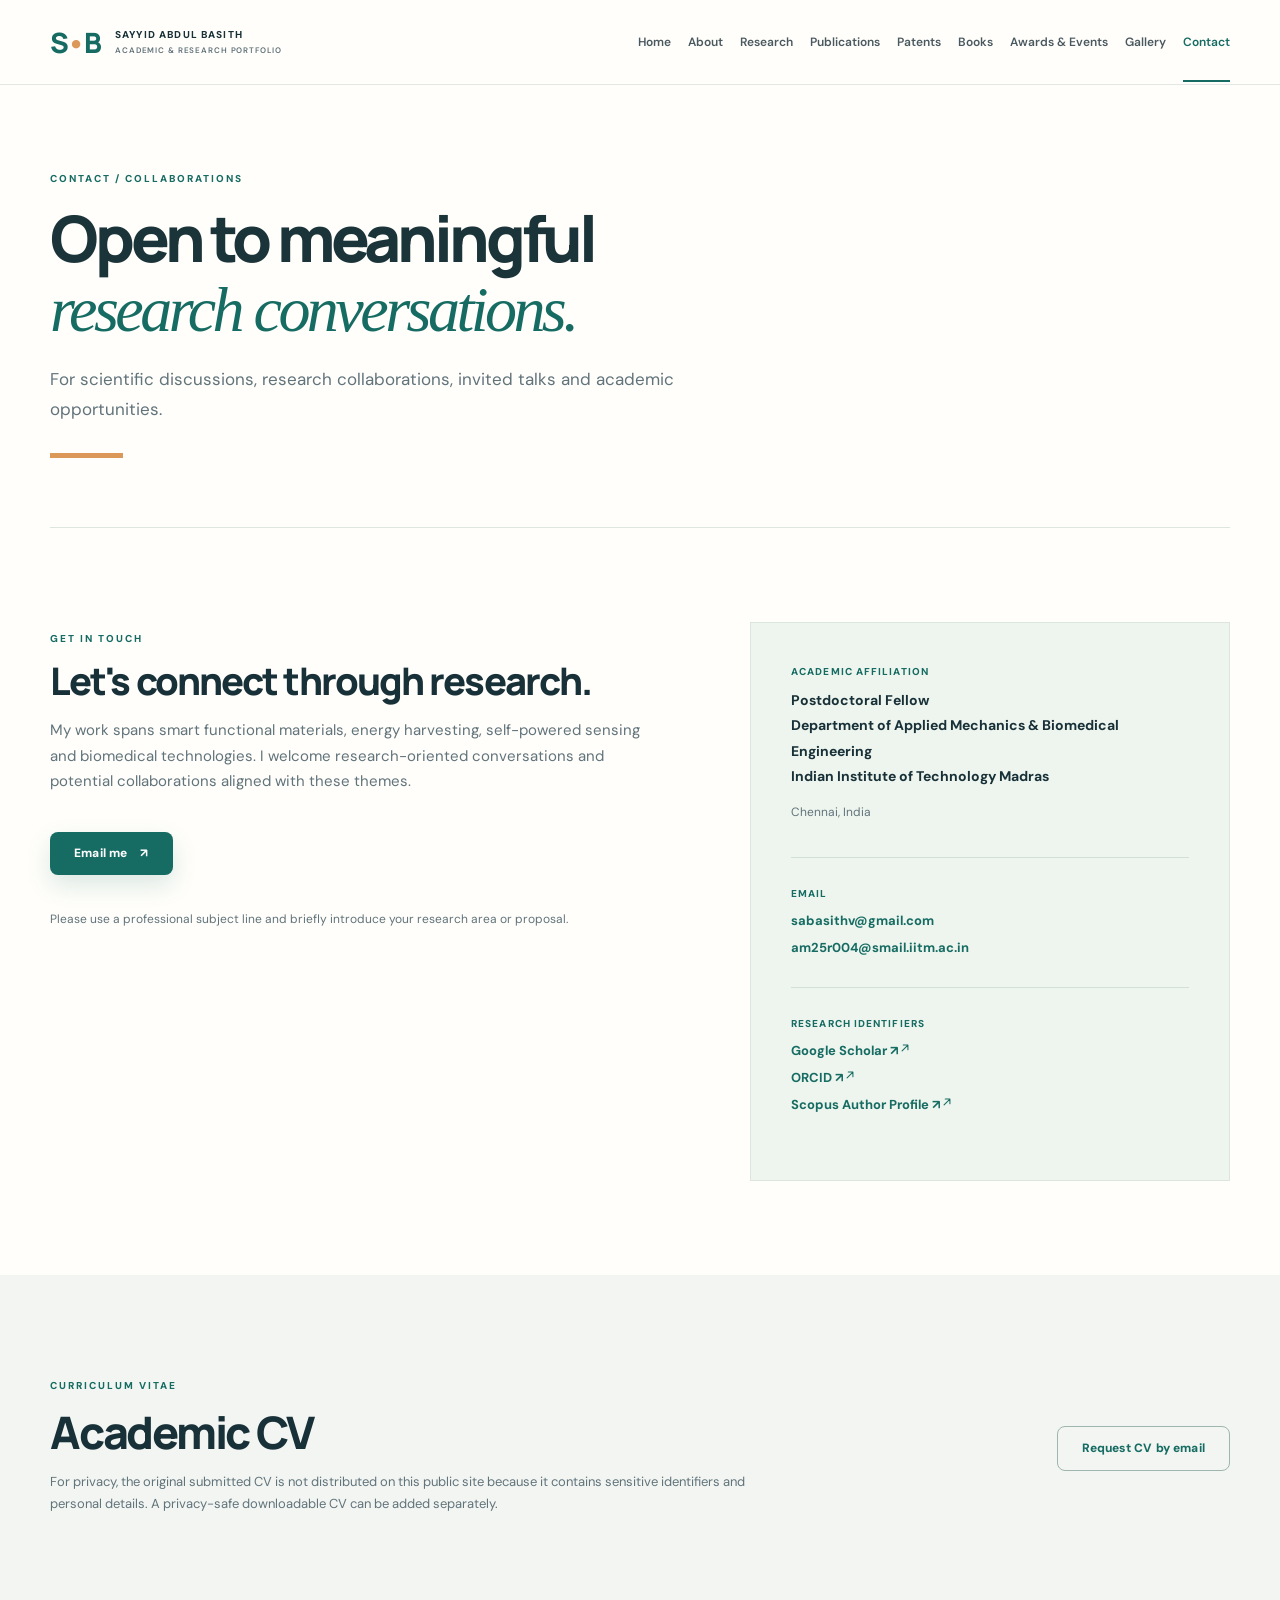
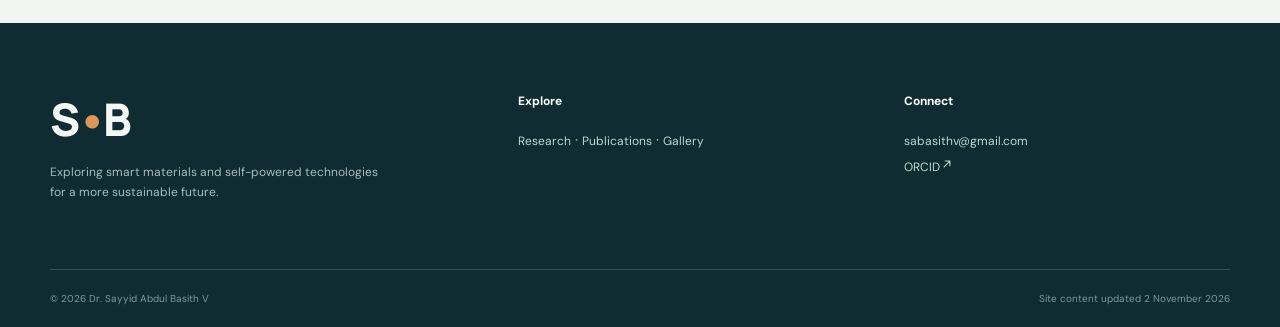
<file: contact.html>
<!doctype html>
<html lang="en"><head><meta charset="utf-8"><meta name="viewport" content="width=device-width,initial-scale=1">
<meta name="theme-color" content="#173339"><meta name="description" content="Contact Dr. Sayyid Abdul Basith V at IIT Madras for collaboration, nanogenerator research, biomedical technologies and academic opportunities.">
<meta property="og:type" content="website"><meta property="og:title" content="Contact"><meta property="og:description" content="Contact Dr. Sayyid Abdul Basith V at IIT Madras for collaboration, nanogenerator research, biomedical technologies and academic opportunities.">
<title>Contact · Dr. Sayyid Abdul Basith V</title><link rel="icon" type="image/svg+xml" href="assets/icons/favicon.svg"><link rel="stylesheet" href="assets/style.css">
</head><body><a class="skip-link" href="#content">Skip to content</a>
<header class="site-header"><div class="shell nav-shell">
<a class="logo" href="index.html" aria-label="Dr. Sayyid Abdul Basith V home"><span class="logo-mark">S<span>•</span>B</span><span class="logo-name">SAYYID ABDUL BASITH <small>ACADEMIC & RESEARCH PORTFOLIO</small></span></a>
<button class="nav-toggle" type="button" aria-label="Open navigation" aria-controls="site-nav" aria-expanded="false"><span></span><span></span><span></span></button>
<nav id="site-nav" class="site-nav" aria-label="Primary navigation"><a href="index.html" class="" >Home</a><a href="about.html" class="" >About</a><a href="research.html" class="" >Research</a><a href="publications.html" class="" >Publications</a><a href="patents.html" class="" >Patents</a><a href="books.html" class="" >Books</a><a href="awards.html" class="" >Awards &amp; Events</a><a href="gallery.html" class="" >Gallery</a><a href="contact.html" class="active" aria-current=page>Contact</a></nav></div></header>
<main id="content"><section class="page-banner shell"><p class="eyebrow">CONTACT / COLLABORATIONS</p><h1>Open to meaningful<br><em>research conversations.</em></h1><p>For scientific discussions, research collaborations, invited talks and academic opportunities.</p></section>
<section class="section shell contact-layout"><div class="contact-primary"><p class="eyebrow">GET IN TOUCH</p><h2>Let's connect through research.</h2><p>My work spans smart functional materials, energy harvesting, self-powered sensing and biomedical technologies. I welcome research-oriented conversations and potential collaborations aligned with these themes.</p><a class="btn btn-primary" href="mailto:sabasithv@gmail.com">Email me <span aria-hidden="true">↗</span></a><p class="contact-note">Please use a professional subject line and briefly introduce your research area or proposal.</p></div><div class="contact-details"><div><span>ACADEMIC AFFILIATION</span><strong>Postdoctoral Fellow<br>Department of Applied Mechanics &amp; Biomedical Engineering<br>Indian Institute of Technology Madras</strong><p>Chennai, India</p></div><div><span>EMAIL</span><a class="" href="mailto:sabasithv@gmail.com">sabasithv@gmail.com</a><a class="" href="mailto:am25r004@smail.iitm.ac.in">am25r004@smail.iitm.ac.in</a></div><div><span>RESEARCH IDENTIFIERS</span><a class="" href="https://tinyurl.com/2cuhb4n3" target="_blank" rel="noopener noreferrer">Google Scholar ↗<svg viewBox="0 0 24 24" aria-hidden="true" width="14" height="14"><path d="M7 17 17 7M9 7h8v8" fill="none" stroke="currentColor" stroke-width="1.8" stroke-linecap="round" stroke-linejoin="round"/></svg></a><a class="" href="https://orcid.org/0000-0003-3889-6992" target="_blank" rel="noopener noreferrer">ORCID ↗<svg viewBox="0 0 24 24" aria-hidden="true" width="14" height="14"><path d="M7 17 17 7M9 7h8v8" fill="none" stroke="currentColor" stroke-width="1.8" stroke-linecap="round" stroke-linejoin="round"/></svg></a><a class="" href="https://www.scopus.com/authid/detail.uri?authorId=58037414200" target="_blank" rel="noopener noreferrer">Scopus Author Profile ↗<svg viewBox="0 0 24 24" aria-hidden="true" width="14" height="14"><path d="M7 17 17 7M9 7h8v8" fill="none" stroke="currentColor" stroke-width="1.8" stroke-linecap="round" stroke-linejoin="round"/></svg></a></div></div></section>
<section class="section section-soft"><div class="shell cv-banner"><div><p class="eyebrow">CURRICULUM VITAE</p><h2>Academic CV</h2><p>For privacy, the original submitted CV is not distributed on this public site because it contains sensitive identifiers and personal details. A privacy-safe downloadable CV can be added separately.</p></div><a class="btn btn-outline" href="mailto:sabasithv@gmail.com?subject=Academic%20CV%20Request">Request CV by email</a></div></section></main>
<footer class="site-footer"><div class="shell footer-grid"><div><div class="footer-brand">S<span>•</span>B</div><p>Exploring smart materials and self-powered technologies for a more sustainable future.</p></div><div><strong>Explore</strong><p><a class="" href="research.html">Research</a> · <a class="" href="publications.html">Publications</a> · <a class="" href="gallery.html">Gallery</a></p></div><div><strong>Connect</strong><p><a class="" href="mailto:sabasithv@gmail.com">sabasithv@gmail.com</a><br><a class="" href="https://orcid.org/0000-0003-3889-6992" target="_blank" rel="noopener noreferrer">ORCID<svg viewBox="0 0 24 24" aria-hidden="true" width="14" height="14"><path d="M7 17 17 7M9 7h8v8" fill="none" stroke="currentColor" stroke-width="1.8" stroke-linecap="round" stroke-linejoin="round"/></svg></a></p></div></div><div class="shell foot-bottom"><span>© 2026 Dr. Sayyid Abdul Basith V</span><span>Site content updated 2 November 2026</span></div></footer>
<div class="toast" id="toast" role="status" aria-live="polite"></div><script src="assets/script.js" defer></script></body></html>
</file>
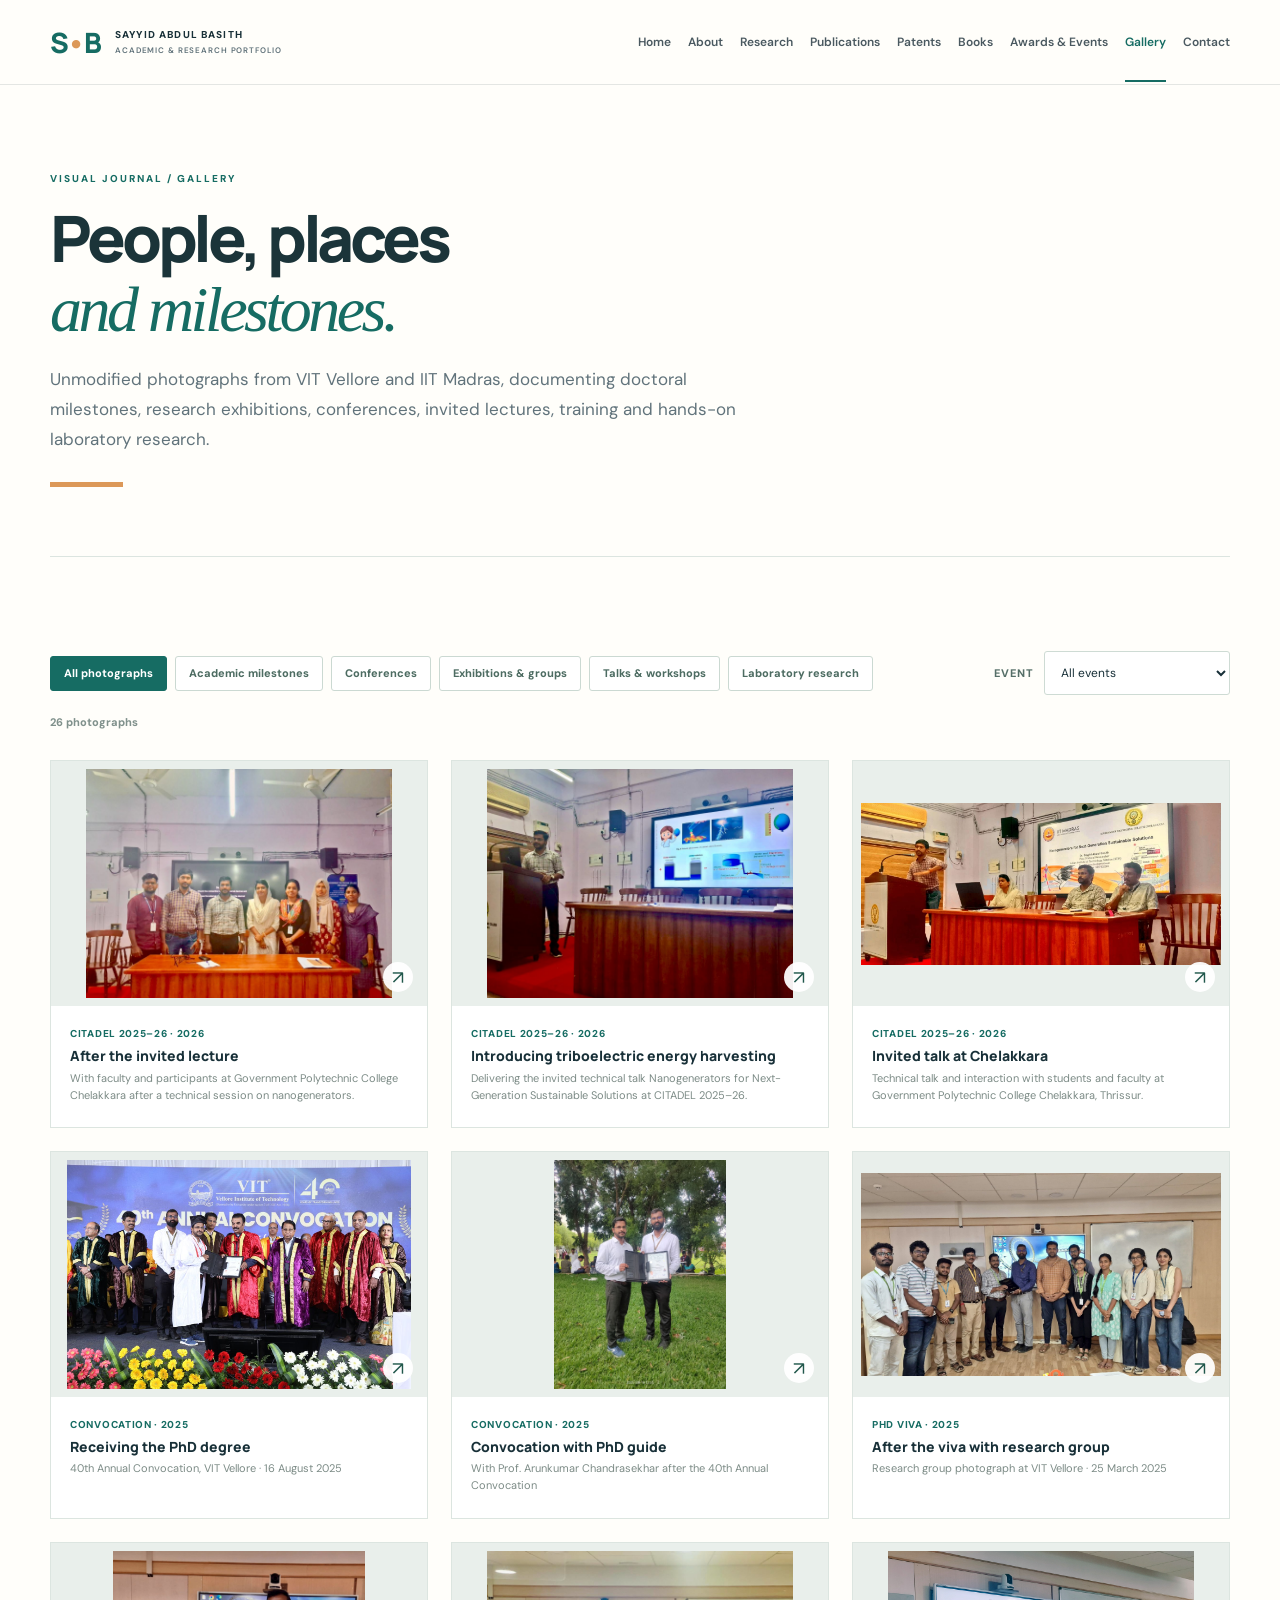
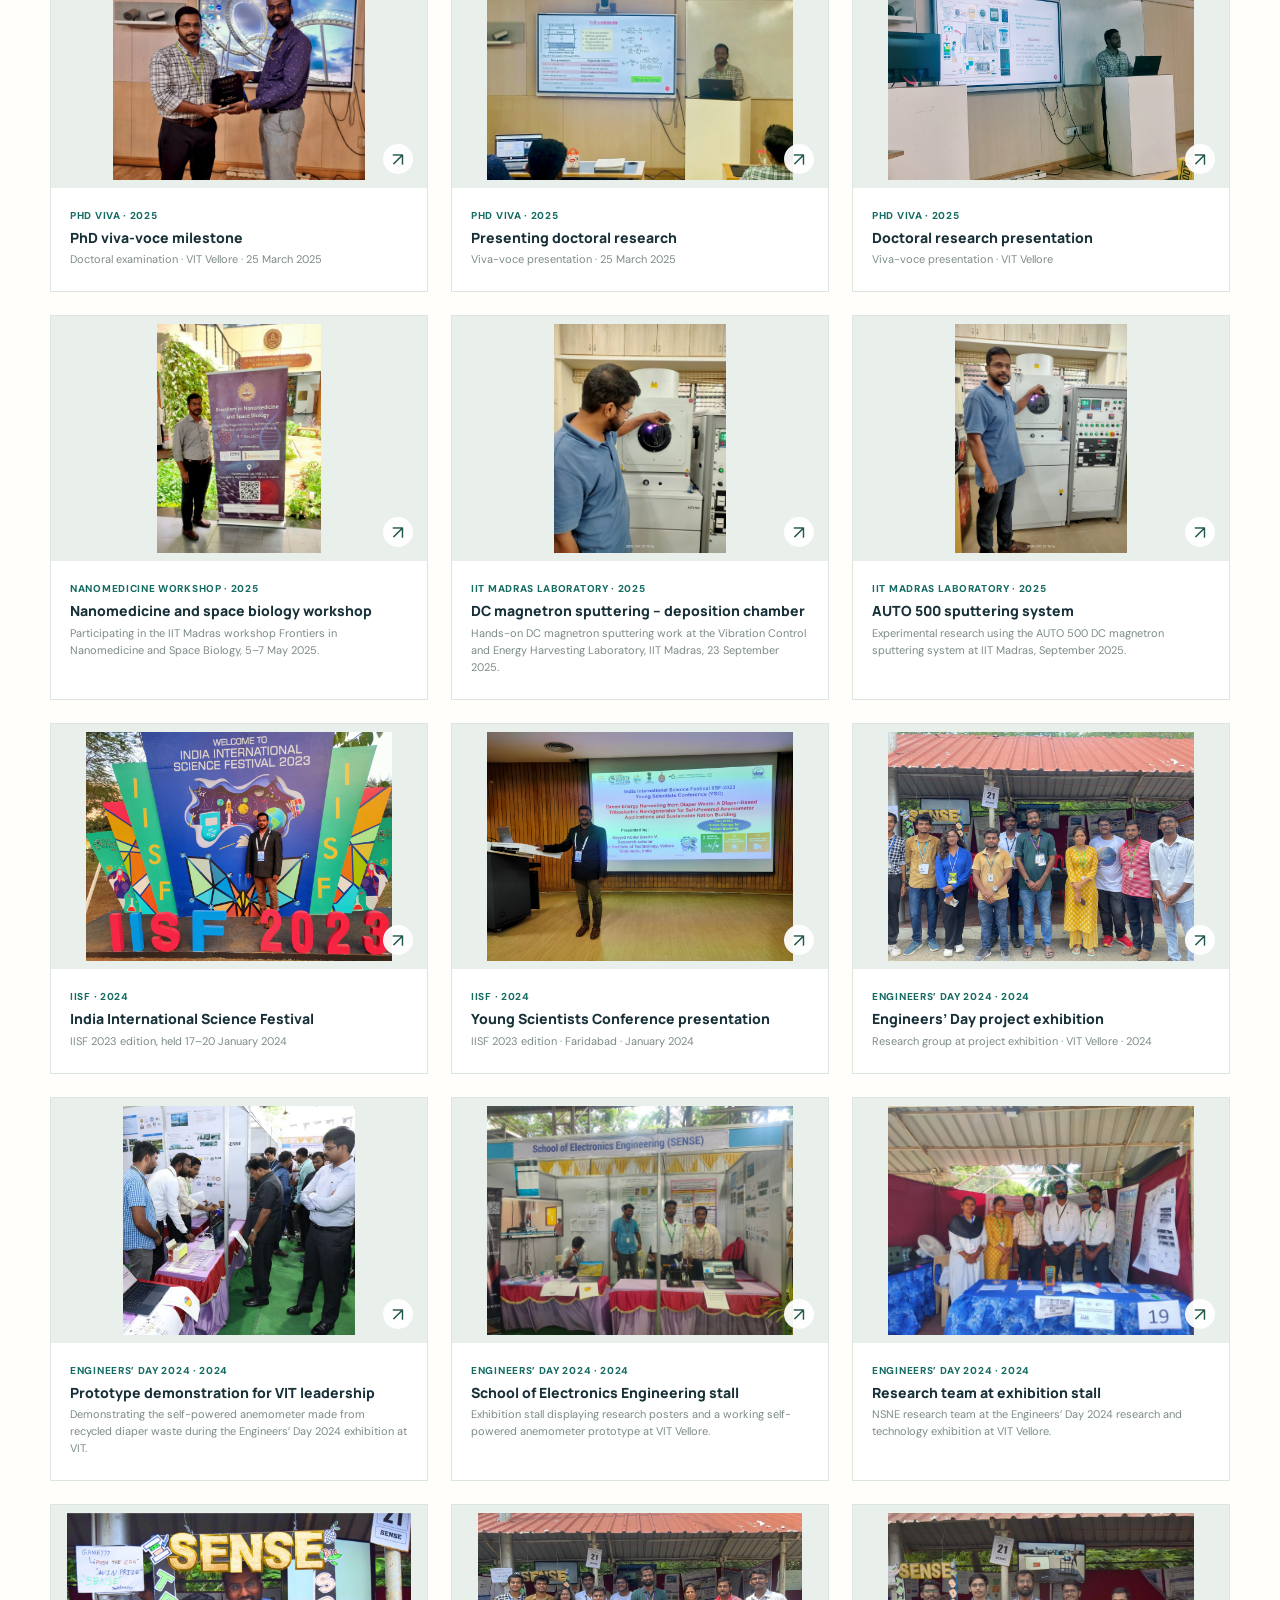
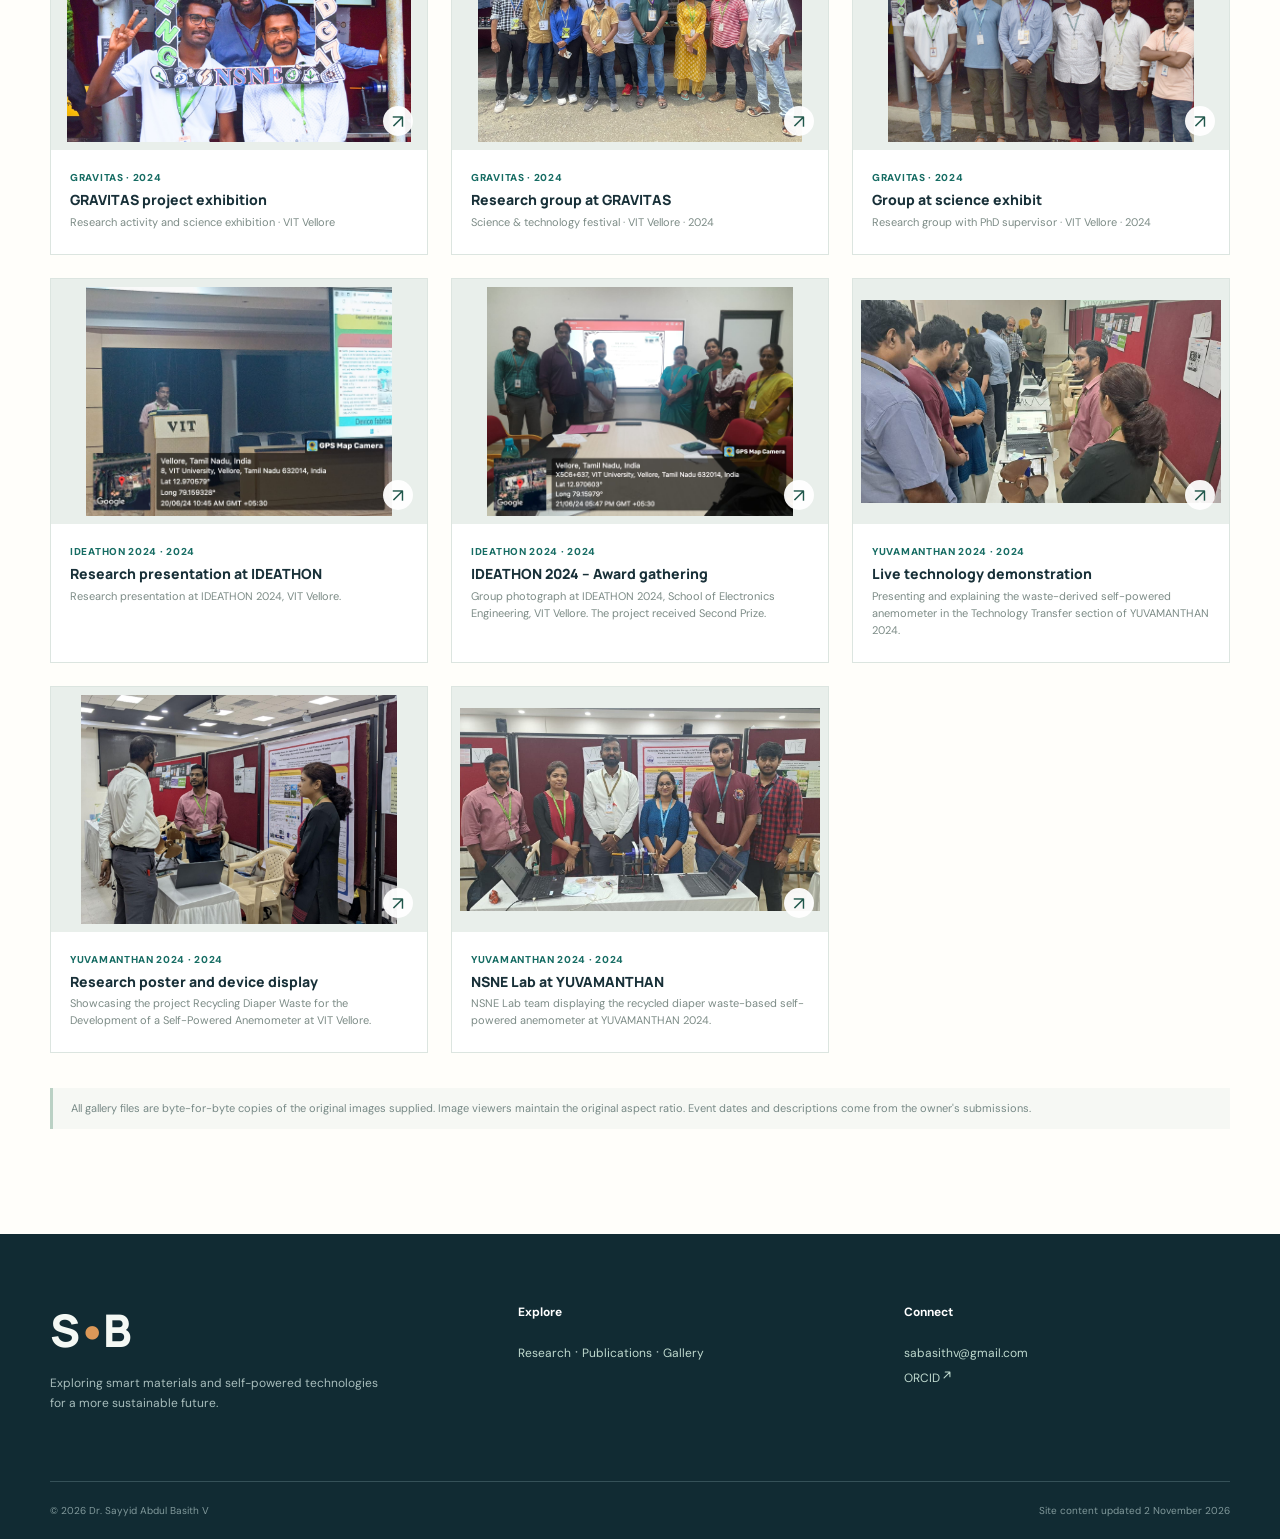
<file: gallery.html>
<!doctype html>
<html lang="en"><head><meta charset="utf-8"><meta name="viewport" content="width=device-width,initial-scale=1">
<meta name="theme-color" content="#173339"><meta name="description" content="26 original academic photographs from research exhibitions, scientific events, VIT doctoral milestones and experimental work at IIT Madras.">
<meta property="og:type" content="website"><meta property="og:title" content="Photo Gallery"><meta property="og:description" content="26 original academic photographs from research exhibitions, scientific events, VIT doctoral milestones and experimental work at IIT Madras.">
<title>Photo Gallery · Dr. Sayyid Abdul Basith V</title><link rel="icon" type="image/svg+xml" href="assets/icons/favicon.svg"><link rel="stylesheet" href="assets/style.css">
</head><body><a class="skip-link" href="#content">Skip to content</a>
<header class="site-header"><div class="shell nav-shell">
<a class="logo" href="index.html" aria-label="Dr. Sayyid Abdul Basith V home"><span class="logo-mark">S<span>•</span>B</span><span class="logo-name">SAYYID ABDUL BASITH <small>ACADEMIC & RESEARCH PORTFOLIO</small></span></a>
<button class="nav-toggle" type="button" aria-label="Open navigation" aria-controls="site-nav" aria-expanded="false"><span></span><span></span><span></span></button>
<nav id="site-nav" class="site-nav" aria-label="Primary navigation"><a href="index.html" class="" >Home</a><a href="about.html" class="" >About</a><a href="research.html" class="" >Research</a><a href="publications.html" class="" >Publications</a><a href="patents.html" class="" >Patents</a><a href="books.html" class="" >Books</a><a href="awards.html" class="" >Awards &amp; Events</a><a href="gallery.html" class="active" aria-current=page>Gallery</a><a href="contact.html" class="" >Contact</a></nav></div></header>
<main id="content"><section class="page-banner shell"><p class="eyebrow">VISUAL JOURNAL / GALLERY</p><h1>People, places<br><em>and milestones.</em></h1><p>Unmodified photographs from VIT Vellore and IIT Madras, documenting doctoral milestones, research exhibitions, conferences, invited lectures, training and hands-on laboratory research.</p></section>
<section class="section shell"><div class="gallery-toolbar"><div class="chip-row" data-filter-group="gallery"><button class="chip active" data-filter="All" aria-pressed="true">All photographs</button><button class="chip " data-filter="Milestones" aria-pressed="false">Academic milestones</button><button class="chip " data-filter="Conferences" aria-pressed="false">Conferences</button><button class="chip " data-filter="Exhibitions" aria-pressed="false">Exhibitions &amp; groups</button><button class="chip " data-filter="Talks &amp; Workshops" aria-pressed="false">Talks &amp; workshops</button><button class="chip " data-filter="Laboratory" aria-pressed="false">Laboratory research</button></div><div class="gallery-event-picker"><label for="gallery-event-select">Event</label><select id="gallery-event-select"><option value="All">All events</option><option value="CITADEL 2025–26">CITADEL 2025–26</option><option value="Convocation">Convocation</option><option value="PhD viva">PhD viva</option><option value="Nanomedicine workshop">Nanomedicine workshop</option><option value="IIT Madras laboratory">IIT Madras laboratory</option><option value="IISF">IISF</option><option value="Engineers’ Day 2024">Engineers’ Day 2024</option><option value="GRAVITAS">GRAVITAS</option><option value="IDEATHON 2024">IDEATHON 2024</option><option value="YUVAMANTHAN 2024">YUVAMANTHAN 2024</option></select></div><span id="gallery-count">26 photographs</span></div><div class="gallery-grid"><figure class="gallery-tile" data-gallery="Talks &amp; Workshops" data-event="CITADEL 2025–26"><button type="button" class="image-open" data-photo="assets/photos/citadel-2026-faculty.png" data-title="After the invited lecture" data-desc="With faculty and participants at Government Polytechnic College Chelakkara after a technical session on nanogenerators." aria-label="View original photograph: After the invited lecture"><img loading="lazy" src="assets/photos/citadel-2026-faculty.png" alt="With faculty and participants at Government Polytechnic College Chelakkara after a technical session on nanogenerators."><span class="photo-zoom" aria-hidden="true">↗</span></button><figcaption><span>CITADEL 2025–26 · 2026</span><strong>After the invited lecture</strong><small>With faculty and participants at Government Polytechnic College Chelakkara after a technical session on nanogenerators.</small></figcaption></figure><figure class="gallery-tile" data-gallery="Talks &amp; Workshops" data-event="CITADEL 2025–26"><button type="button" class="image-open" data-photo="assets/photos/citadel-2026-presentation.png" data-title="Introducing triboelectric energy harvesting" data-desc="Delivering the invited technical talk Nanogenerators for Next-Generation Sustainable Solutions at CITADEL 2025–26." aria-label="View original photograph: Introducing triboelectric energy harvesting"><img loading="lazy" src="assets/photos/citadel-2026-presentation.png" alt="Delivering the invited technical talk Nanogenerators for Next-Generation Sustainable Solutions at CITADEL 2025–26."><span class="photo-zoom" aria-hidden="true">↗</span></button><figcaption><span>CITADEL 2025–26 · 2026</span><strong>Introducing triboelectric energy harvesting</strong><small>Delivering the invited technical talk Nanogenerators for Next-Generation Sustainable Solutions at CITADEL 2025–26.</small></figcaption></figure><figure class="gallery-tile" data-gallery="Talks &amp; Workshops" data-event="CITADEL 2025–26"><button type="button" class="image-open" data-photo="assets/photos/citadel-2026-session.png" data-title="Invited talk at Chelakkara" data-desc="Technical talk and interaction with students and faculty at Government Polytechnic College Chelakkara, Thrissur." aria-label="View original photograph: Invited talk at Chelakkara"><img loading="lazy" src="assets/photos/citadel-2026-session.png" alt="Technical talk and interaction with students and faculty at Government Polytechnic College Chelakkara, Thrissur."><span class="photo-zoom" aria-hidden="true">↗</span></button><figcaption><span>CITADEL 2025–26 · 2026</span><strong>Invited talk at Chelakkara</strong><small>Technical talk and interaction with students and faculty at Government Polytechnic College Chelakkara, Thrissur.</small></figcaption></figure><figure class="gallery-tile" data-gallery="Milestones" data-event="Convocation"><button type="button" class="image-open" data-photo="assets/photos/convocation-2025-degree.png" data-title="Receiving the PhD degree" data-desc="40th Annual Convocation, VIT Vellore · 16 August 2025" aria-label="View original photograph: Receiving the PhD degree"><img loading="lazy" src="assets/photos/convocation-2025-degree.png" alt="40th Annual Convocation, VIT Vellore · 16 August 2025"><span class="photo-zoom" aria-hidden="true">↗</span></button><figcaption><span>Convocation · 2025</span><strong>Receiving the PhD degree</strong><small>40th Annual Convocation, VIT Vellore · 16 August 2025</small></figcaption></figure><figure class="gallery-tile" data-gallery="Milestones" data-event="Convocation"><button type="button" class="image-open" data-photo="assets/photos/convocation-2025-guide.png" data-title="Convocation with PhD guide" data-desc="With Prof. Arunkumar Chandrasekhar after the 40th Annual Convocation" aria-label="View original photograph: Convocation with PhD guide"><img loading="lazy" src="assets/photos/convocation-2025-guide.png" alt="With Prof. Arunkumar Chandrasekhar after the 40th Annual Convocation"><span class="photo-zoom" aria-hidden="true">↗</span></button><figcaption><span>Convocation · 2025</span><strong>Convocation with PhD guide</strong><small>With Prof. Arunkumar Chandrasekhar after the 40th Annual Convocation</small></figcaption></figure><figure class="gallery-tile" data-gallery="Milestones" data-event="PhD viva"><button type="button" class="image-open" data-photo="assets/photos/viva-2025-group.jpg" data-title="After the viva with research group" data-desc="Research group photograph at VIT Vellore · 25 March 2025" aria-label="View original photograph: After the viva with research group"><img loading="lazy" src="assets/photos/viva-2025-group.jpg" alt="Research group photograph at VIT Vellore · 25 March 2025"><span class="photo-zoom" aria-hidden="true">↗</span></button><figcaption><span>PhD viva · 2025</span><strong>After the viva with research group</strong><small>Research group photograph at VIT Vellore · 25 March 2025</small></figcaption></figure><figure class="gallery-tile" data-gallery="Milestones" data-event="PhD viva"><button type="button" class="image-open" data-photo="assets/photos/viva-2025-milestone.jpg" data-title="PhD viva-voce milestone" data-desc="Doctoral examination · VIT Vellore · 25 March 2025" aria-label="View original photograph: PhD viva-voce milestone"><img loading="lazy" src="assets/photos/viva-2025-milestone.jpg" alt="Doctoral examination · VIT Vellore · 25 March 2025"><span class="photo-zoom" aria-hidden="true">↗</span></button><figcaption><span>PhD viva · 2025</span><strong>PhD viva-voce milestone</strong><small>Doctoral examination · VIT Vellore · 25 March 2025</small></figcaption></figure><figure class="gallery-tile" data-gallery="Milestones" data-event="PhD viva"><button type="button" class="image-open" data-photo="assets/photos/viva-2025-presentation-a.jpg" data-title="Presenting doctoral research" data-desc="Viva-voce presentation · 25 March 2025" aria-label="View original photograph: Presenting doctoral research"><img loading="lazy" src="assets/photos/viva-2025-presentation-a.jpg" alt="Viva-voce presentation · 25 March 2025"><span class="photo-zoom" aria-hidden="true">↗</span></button><figcaption><span>PhD viva · 2025</span><strong>Presenting doctoral research</strong><small>Viva-voce presentation · 25 March 2025</small></figcaption></figure><figure class="gallery-tile" data-gallery="Milestones" data-event="PhD viva"><button type="button" class="image-open" data-photo="assets/photos/viva-2025-presentation-b.jpg" data-title="Doctoral research presentation" data-desc="Viva-voce presentation · VIT Vellore" aria-label="View original photograph: Doctoral research presentation"><img loading="lazy" src="assets/photos/viva-2025-presentation-b.jpg" alt="Viva-voce presentation · VIT Vellore"><span class="photo-zoom" aria-hidden="true">↗</span></button><figcaption><span>PhD viva · 2025</span><strong>Doctoral research presentation</strong><small>Viva-voce presentation · VIT Vellore</small></figcaption></figure><figure class="gallery-tile" data-gallery="Talks &amp; Workshops" data-event="Nanomedicine workshop"><button type="button" class="image-open" data-photo="assets/photos/iitm-2025-nanomedicine-workshop.png" data-title="Nanomedicine and space biology workshop" data-desc="Participating in the IIT Madras workshop Frontiers in Nanomedicine and Space Biology, 5–7 May 2025." aria-label="View original photograph: Nanomedicine and space biology workshop"><img loading="lazy" src="assets/photos/iitm-2025-nanomedicine-workshop.png" alt="Participating in the IIT Madras workshop Frontiers in Nanomedicine and Space Biology, 5–7 May 2025."><span class="photo-zoom" aria-hidden="true">↗</span></button><figcaption><span>Nanomedicine workshop · 2025</span><strong>Nanomedicine and space biology workshop</strong><small>Participating in the IIT Madras workshop Frontiers in Nanomedicine and Space Biology, 5–7 May 2025.</small></figcaption></figure><figure class="gallery-tile" data-gallery="Laboratory" data-event="IIT Madras laboratory"><button type="button" class="image-open" data-photo="assets/photos/iitm-2025-sputtering-chamber.jpg" data-title="DC magnetron sputtering – deposition chamber" data-desc="Hands-on DC magnetron sputtering work at the Vibration Control and Energy Harvesting Laboratory, IIT Madras, 23 September 2025." aria-label="View original photograph: DC magnetron sputtering – deposition chamber"><img loading="lazy" src="assets/photos/iitm-2025-sputtering-chamber.jpg" alt="Hands-on DC magnetron sputtering work at the Vibration Control and Energy Harvesting Laboratory, IIT Madras, 23 September 2025."><span class="photo-zoom" aria-hidden="true">↗</span></button><figcaption><span>IIT Madras laboratory · 2025</span><strong>DC magnetron sputtering – deposition chamber</strong><small>Hands-on DC magnetron sputtering work at the Vibration Control and Energy Harvesting Laboratory, IIT Madras, 23 September 2025.</small></figcaption></figure><figure class="gallery-tile" data-gallery="Laboratory" data-event="IIT Madras laboratory"><button type="button" class="image-open" data-photo="assets/photos/iitm-2025-sputtering-system.jpg" data-title="AUTO 500 sputtering system" data-desc="Experimental research using the AUTO 500 DC magnetron sputtering system at IIT Madras, September 2025." aria-label="View original photograph: AUTO 500 sputtering system"><img loading="lazy" src="assets/photos/iitm-2025-sputtering-system.jpg" alt="Experimental research using the AUTO 500 DC magnetron sputtering system at IIT Madras, September 2025."><span class="photo-zoom" aria-hidden="true">↗</span></button><figcaption><span>IIT Madras laboratory · 2025</span><strong>AUTO 500 sputtering system</strong><small>Experimental research using the AUTO 500 DC magnetron sputtering system at IIT Madras, September 2025.</small></figcaption></figure><figure class="gallery-tile" data-gallery="Conferences" data-event="IISF"><button type="button" class="image-open" data-photo="assets/photos/iisf-2024-festival.jpg" data-title="India International Science Festival" data-desc="IISF 2023 edition, held 17–20 January 2024" aria-label="View original photograph: India International Science Festival"><img loading="lazy" src="assets/photos/iisf-2024-festival.jpg" alt="IISF 2023 edition, held 17–20 January 2024"><span class="photo-zoom" aria-hidden="true">↗</span></button><figcaption><span>IISF · 2024</span><strong>India International Science Festival</strong><small>IISF 2023 edition, held 17–20 January 2024</small></figcaption></figure><figure class="gallery-tile" data-gallery="Conferences" data-event="IISF"><button type="button" class="image-open" data-photo="assets/photos/iisf-2024-presentation.jpg" data-title="Young Scientists Conference presentation" data-desc="IISF 2023 edition · Faridabad · January 2024" aria-label="View original photograph: Young Scientists Conference presentation"><img loading="lazy" src="assets/photos/iisf-2024-presentation.jpg" alt="IISF 2023 edition · Faridabad · January 2024"><span class="photo-zoom" aria-hidden="true">↗</span></button><figcaption><span>IISF · 2024</span><strong>Young Scientists Conference presentation</strong><small>IISF 2023 edition · Faridabad · January 2024</small></figcaption></figure><figure class="gallery-tile" data-gallery="Exhibitions" data-event="Engineers’ Day 2024"><button type="button" class="image-open" data-photo="assets/photos/engineers-day-2024.jpg" data-title="Engineers’ Day project exhibition" data-desc="Research group at project exhibition · VIT Vellore · 2024" aria-label="View original photograph: Engineers’ Day project exhibition"><img loading="lazy" src="assets/photos/engineers-day-2024.jpg" alt="Research group at project exhibition · VIT Vellore · 2024"><span class="photo-zoom" aria-hidden="true">↗</span></button><figcaption><span>Engineers’ Day 2024 · 2024</span><strong>Engineers’ Day project exhibition</strong><small>Research group at project exhibition · VIT Vellore · 2024</small></figcaption></figure><figure class="gallery-tile" data-gallery="Exhibitions" data-event="Engineers’ Day 2024"><button type="button" class="image-open" data-photo="assets/photos/engineers-day-2024-live-demo.png" data-title="Prototype demonstration for VIT leadership" data-desc="Demonstrating the self-powered anemometer made from recycled diaper waste during the Engineers’ Day 2024 exhibition at VIT." aria-label="View original photograph: Prototype demonstration for VIT leadership"><img loading="lazy" src="assets/photos/engineers-day-2024-live-demo.png" alt="Demonstrating the self-powered anemometer made from recycled diaper waste during the Engineers’ Day 2024 exhibition at VIT."><span class="photo-zoom" aria-hidden="true">↗</span></button><figcaption><span>Engineers’ Day 2024 · 2024</span><strong>Prototype demonstration for VIT leadership</strong><small>Demonstrating the self-powered anemometer made from recycled diaper waste during the Engineers’ Day 2024 exhibition at VIT.</small></figcaption></figure><figure class="gallery-tile" data-gallery="Exhibitions" data-event="Engineers’ Day 2024"><button type="button" class="image-open" data-photo="assets/photos/engineers-day-2024-stall.png" data-title="School of Electronics Engineering stall" data-desc="Exhibition stall displaying research posters and a working self-powered anemometer prototype at VIT Vellore." aria-label="View original photograph: School of Electronics Engineering stall"><img loading="lazy" src="assets/photos/engineers-day-2024-stall.png" alt="Exhibition stall displaying research posters and a working self-powered anemometer prototype at VIT Vellore."><span class="photo-zoom" aria-hidden="true">↗</span></button><figcaption><span>Engineers’ Day 2024 · 2024</span><strong>School of Electronics Engineering stall</strong><small>Exhibition stall displaying research posters and a working self-powered anemometer prototype at VIT Vellore.</small></figcaption></figure><figure class="gallery-tile" data-gallery="Exhibitions" data-event="Engineers’ Day 2024"><button type="button" class="image-open" data-photo="assets/photos/engineers-day-2024-team.png" data-title="Research team at exhibition stall" data-desc="NSNE research team at the Engineers’ Day 2024 research and technology exhibition at VIT Vellore." aria-label="View original photograph: Research team at exhibition stall"><img loading="lazy" src="assets/photos/engineers-day-2024-team.png" alt="NSNE research team at the Engineers’ Day 2024 research and technology exhibition at VIT Vellore."><span class="photo-zoom" aria-hidden="true">↗</span></button><figcaption><span>Engineers’ Day 2024 · 2024</span><strong>Research team at exhibition stall</strong><small>NSNE research team at the Engineers’ Day 2024 research and technology exhibition at VIT Vellore.</small></figcaption></figure><figure class="gallery-tile" data-gallery="Exhibitions" data-event="GRAVITAS"><button type="button" class="image-open" data-photo="assets/photos/gravitas-2024-exhibition.jpg" data-title="GRAVITAS project exhibition" data-desc="Research activity and science exhibition · VIT Vellore" aria-label="View original photograph: GRAVITAS project exhibition"><img loading="lazy" src="assets/photos/gravitas-2024-exhibition.jpg" alt="Research activity and science exhibition · VIT Vellore"><span class="photo-zoom" aria-hidden="true">↗</span></button><figcaption><span>GRAVITAS · 2024</span><strong>GRAVITAS project exhibition</strong><small>Research activity and science exhibition · VIT Vellore</small></figcaption></figure><figure class="gallery-tile" data-gallery="Exhibitions" data-event="GRAVITAS"><button type="button" class="image-open" data-photo="assets/photos/gravitas-2024-group-a.jpg" data-title="Research group at GRAVITAS" data-desc="Science &amp; technology festival · VIT Vellore · 2024" aria-label="View original photograph: Research group at GRAVITAS"><img loading="lazy" src="assets/photos/gravitas-2024-group-a.jpg" alt="Science &amp; technology festival · VIT Vellore · 2024"><span class="photo-zoom" aria-hidden="true">↗</span></button><figcaption><span>GRAVITAS · 2024</span><strong>Research group at GRAVITAS</strong><small>Science &amp; technology festival · VIT Vellore · 2024</small></figcaption></figure><figure class="gallery-tile" data-gallery="Exhibitions" data-event="GRAVITAS"><button type="button" class="image-open" data-photo="assets/photos/gravitas-2024-group-b.jpg" data-title="Group at science exhibit" data-desc="Research group with PhD supervisor · VIT Vellore · 2024" aria-label="View original photograph: Group at science exhibit"><img loading="lazy" src="assets/photos/gravitas-2024-group-b.jpg" alt="Research group with PhD supervisor · VIT Vellore · 2024"><span class="photo-zoom" aria-hidden="true">↗</span></button><figcaption><span>GRAVITAS · 2024</span><strong>Group at science exhibit</strong><small>Research group with PhD supervisor · VIT Vellore · 2024</small></figcaption></figure><figure class="gallery-tile" data-gallery="Exhibitions" data-event="IDEATHON 2024"><button type="button" class="image-open" data-photo="assets/photos/ideathon-2024-presentation.jpg" data-title="Research presentation at IDEATHON" data-desc="Research presentation at IDEATHON 2024, VIT Vellore." aria-label="View original photograph: Research presentation at IDEATHON"><img loading="lazy" src="assets/photos/ideathon-2024-presentation.jpg" alt="Research presentation at IDEATHON 2024, VIT Vellore."><span class="photo-zoom" aria-hidden="true">↗</span></button><figcaption><span>IDEATHON 2024 · 2024</span><strong>Research presentation at IDEATHON</strong><small>Research presentation at IDEATHON 2024, VIT Vellore.</small></figcaption></figure><figure class="gallery-tile" data-gallery="Exhibitions" data-event="IDEATHON 2024"><button type="button" class="image-open" data-photo="assets/photos/ideathon-2024-team.jpg" data-title="IDEATHON 2024 – Award gathering" data-desc="Group photograph at IDEATHON 2024, School of Electronics Engineering, VIT Vellore. The project received Second Prize." aria-label="View original photograph: IDEATHON 2024 – Award gathering"><img loading="lazy" src="assets/photos/ideathon-2024-team.jpg" alt="Group photograph at IDEATHON 2024, School of Electronics Engineering, VIT Vellore. The project received Second Prize."><span class="photo-zoom" aria-hidden="true">↗</span></button><figcaption><span>IDEATHON 2024 · 2024</span><strong>IDEATHON 2024 – Award gathering</strong><small>Group photograph at IDEATHON 2024, School of Electronics Engineering, VIT Vellore. The project received Second Prize.</small></figcaption></figure><figure class="gallery-tile" data-gallery="Exhibitions" data-event="YUVAMANTHAN 2024"><button type="button" class="image-open" data-photo="assets/photos/yuvamanthan-2024-demonstration.png" data-title="Live technology demonstration" data-desc="Presenting and explaining the waste-derived self-powered anemometer in the Technology Transfer section of YUVAMANTHAN 2024." aria-label="View original photograph: Live technology demonstration"><img loading="lazy" src="assets/photos/yuvamanthan-2024-demonstration.png" alt="Presenting and explaining the waste-derived self-powered anemometer in the Technology Transfer section of YUVAMANTHAN 2024."><span class="photo-zoom" aria-hidden="true">↗</span></button><figcaption><span>YUVAMANTHAN 2024 · 2024</span><strong>Live technology demonstration</strong><small>Presenting and explaining the waste-derived self-powered anemometer in the Technology Transfer section of YUVAMANTHAN 2024.</small></figcaption></figure><figure class="gallery-tile" data-gallery="Exhibitions" data-event="YUVAMANTHAN 2024"><button type="button" class="image-open" data-photo="assets/photos/yuvamanthan-2024-poster.png" data-title="Research poster and device display" data-desc="Showcasing the project Recycling Diaper Waste for the Development of a Self-Powered Anemometer at VIT Vellore." aria-label="View original photograph: Research poster and device display"><img loading="lazy" src="assets/photos/yuvamanthan-2024-poster.png" alt="Showcasing the project Recycling Diaper Waste for the Development of a Self-Powered Anemometer at VIT Vellore."><span class="photo-zoom" aria-hidden="true">↗</span></button><figcaption><span>YUVAMANTHAN 2024 · 2024</span><strong>Research poster and device display</strong><small>Showcasing the project Recycling Diaper Waste for the Development of a Self-Powered Anemometer at VIT Vellore.</small></figcaption></figure><figure class="gallery-tile" data-gallery="Exhibitions" data-event="YUVAMANTHAN 2024"><button type="button" class="image-open" data-photo="assets/photos/yuvamanthan-2024-team.png" data-title="NSNE Lab at YUVAMANTHAN" data-desc="NSNE Lab team displaying the recycled diaper waste-based self-powered anemometer at YUVAMANTHAN 2024." aria-label="View original photograph: NSNE Lab at YUVAMANTHAN"><img loading="lazy" src="assets/photos/yuvamanthan-2024-team.png" alt="NSNE Lab team displaying the recycled diaper waste-based self-powered anemometer at YUVAMANTHAN 2024."><span class="photo-zoom" aria-hidden="true">↗</span></button><figcaption><span>YUVAMANTHAN 2024 · 2024</span><strong>NSNE Lab at YUVAMANTHAN</strong><small>NSNE Lab team displaying the recycled diaper waste-based self-powered anemometer at YUVAMANTHAN 2024.</small></figcaption></figure></div><p class="source-note">All gallery files are byte-for-byte copies of the original images supplied. Image viewers maintain the original aspect ratio. Event dates and descriptions come from the owner's submissions.</p></section>
<dialog id="photo-dialog" class="photo-dialog" aria-label="Photograph viewer"><div class="dialog-header"><div><strong id="dialog-title"></strong><small id="dialog-desc"></small></div><button class="dialog-close" type="button" aria-label="Close image viewer">✕</button></div><img id="dialog-image" alt=""><div class="dialog-footer"><a id="dialog-original" href="#" target="_blank" rel="noopener">Open original photograph ↗</a></div></dialog></main>
<footer class="site-footer"><div class="shell footer-grid"><div><div class="footer-brand">S<span>•</span>B</div><p>Exploring smart materials and self-powered technologies for a more sustainable future.</p></div><div><strong>Explore</strong><p><a class="" href="research.html">Research</a> · <a class="" href="publications.html">Publications</a> · <a class="" href="gallery.html">Gallery</a></p></div><div><strong>Connect</strong><p><a class="" href="mailto:sabasithv@gmail.com">sabasithv@gmail.com</a><br><a class="" href="https://orcid.org/0000-0003-3889-6992" target="_blank" rel="noopener noreferrer">ORCID<svg viewBox="0 0 24 24" aria-hidden="true" width="14" height="14"><path d="M7 17 17 7M9 7h8v8" fill="none" stroke="currentColor" stroke-width="1.8" stroke-linecap="round" stroke-linejoin="round"/></svg></a></p></div></div><div class="shell foot-bottom"><span>© 2026 Dr. Sayyid Abdul Basith V</span><span>Site content updated 2 November 2026</span></div></footer>
<div class="toast" id="toast" role="status" aria-live="polite"></div><script src="assets/script.js" defer></script></body></html>
</file>
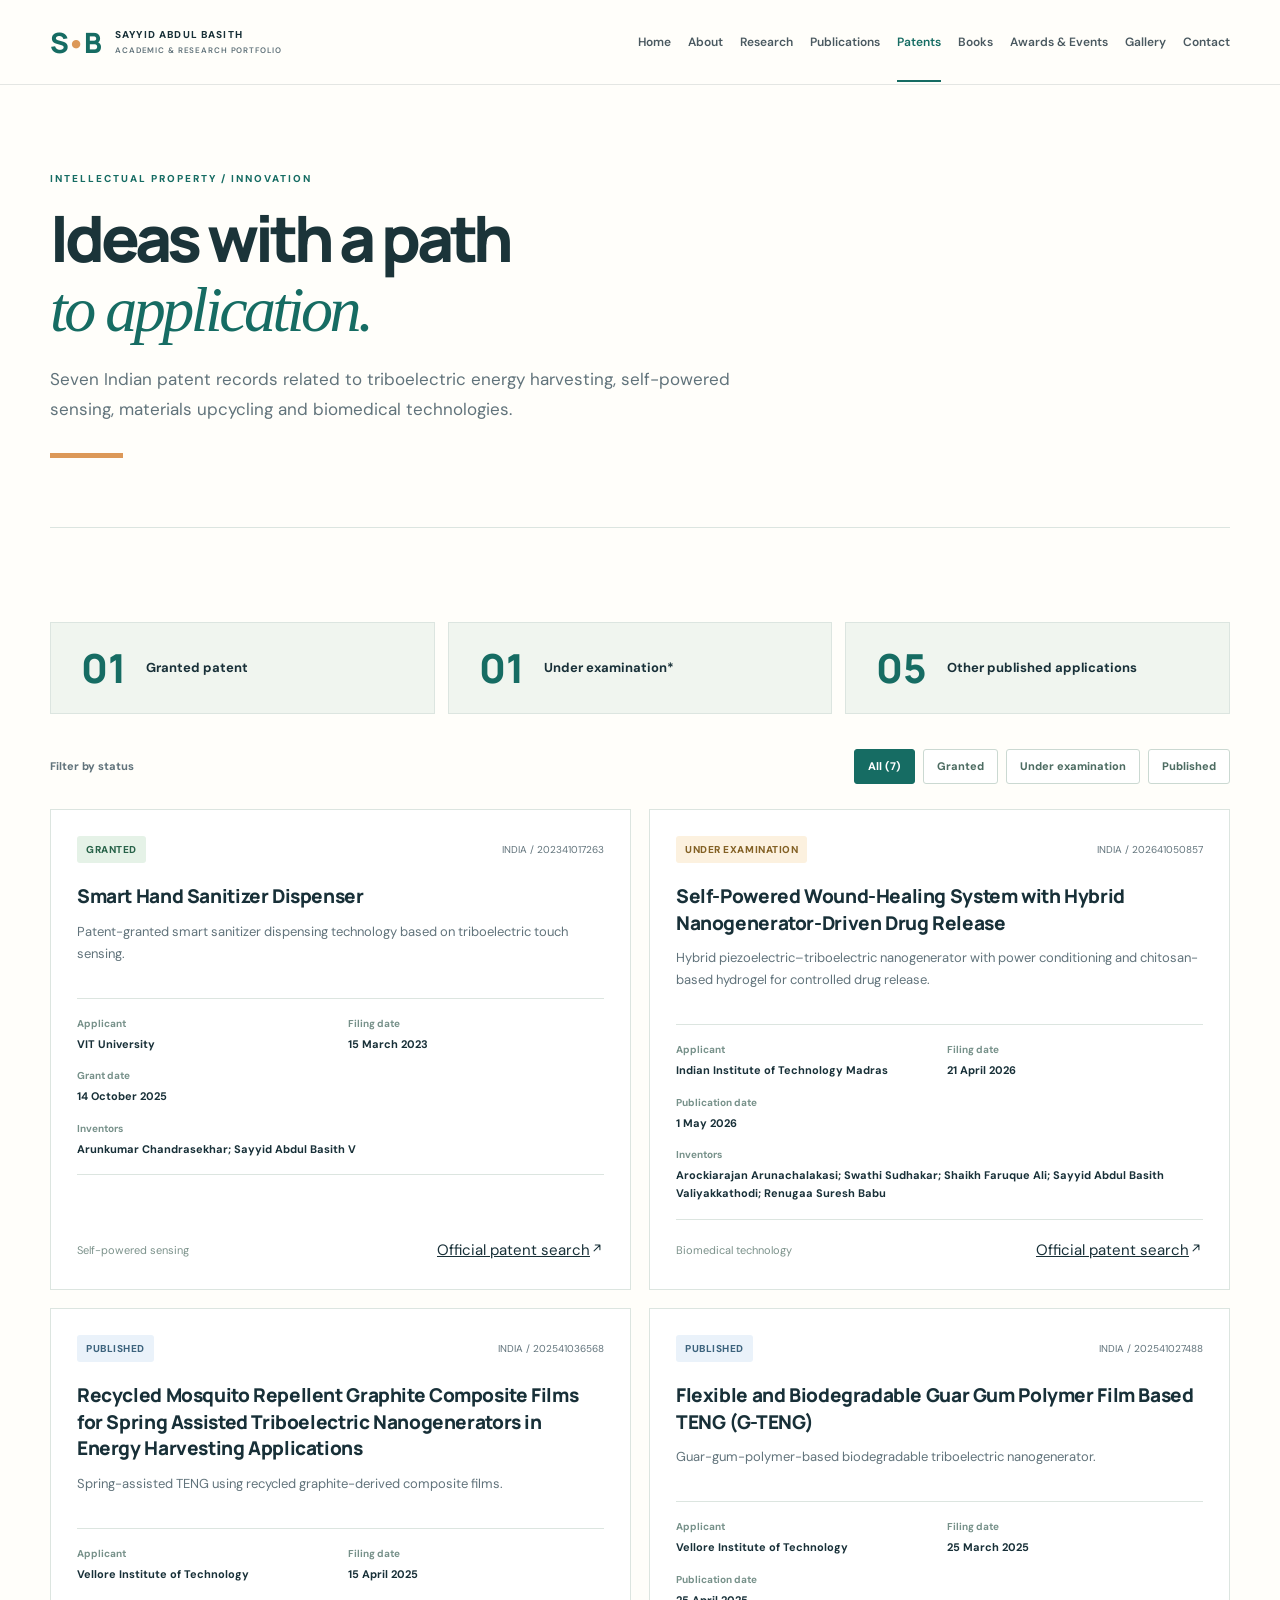
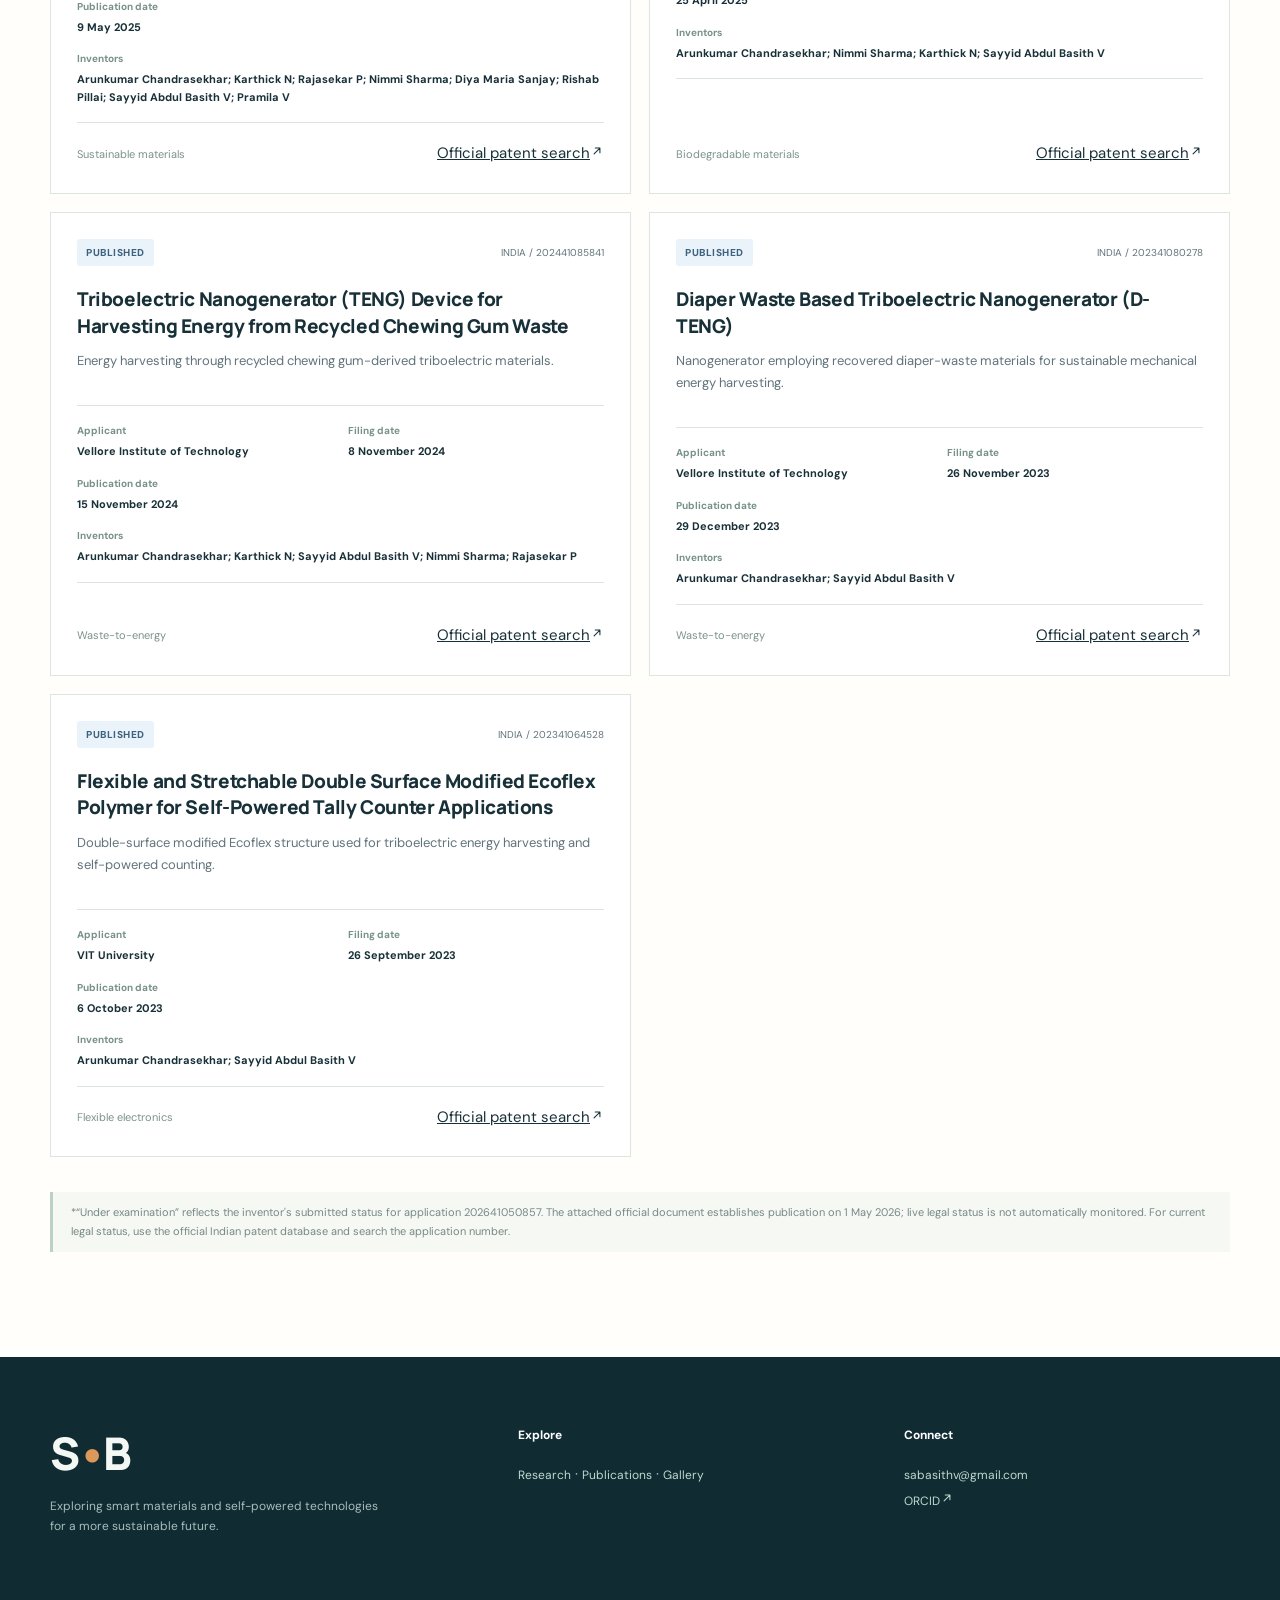
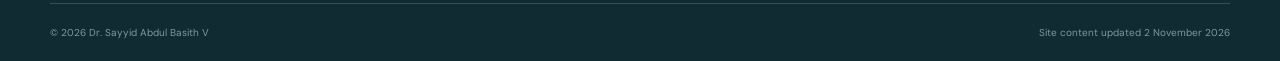
<file: patents.html>
<!doctype html>
<html lang="en"><head><meta charset="utf-8"><meta name="viewport" content="width=device-width,initial-scale=1">
<meta name="theme-color" content="#173339"><meta name="description" content="Seven patent applications including one granted Indian patent and an IIT Madras self-powered wound-healing patent under examination.">
<meta property="og:type" content="website"><meta property="og:title" content="Patents &amp; Innovation"><meta property="og:description" content="Seven patent applications including one granted Indian patent and an IIT Madras self-powered wound-healing patent under examination.">
<title>Patents &amp; Innovation · Dr. Sayyid Abdul Basith V</title><link rel="icon" type="image/svg+xml" href="assets/icons/favicon.svg"><link rel="stylesheet" href="assets/style.css">
</head><body><a class="skip-link" href="#content">Skip to content</a>
<header class="site-header"><div class="shell nav-shell">
<a class="logo" href="index.html" aria-label="Dr. Sayyid Abdul Basith V home"><span class="logo-mark">S<span>•</span>B</span><span class="logo-name">SAYYID ABDUL BASITH <small>ACADEMIC & RESEARCH PORTFOLIO</small></span></a>
<button class="nav-toggle" type="button" aria-label="Open navigation" aria-controls="site-nav" aria-expanded="false"><span></span><span></span><span></span></button>
<nav id="site-nav" class="site-nav" aria-label="Primary navigation"><a href="index.html" class="" >Home</a><a href="about.html" class="" >About</a><a href="research.html" class="" >Research</a><a href="publications.html" class="" >Publications</a><a href="patents.html" class="active" aria-current=page>Patents</a><a href="books.html" class="" >Books</a><a href="awards.html" class="" >Awards &amp; Events</a><a href="gallery.html" class="" >Gallery</a><a href="contact.html" class="" >Contact</a></nav></div></header>
<main id="content"><section class="page-banner shell"><p class="eyebrow">INTELLECTUAL PROPERTY / INNOVATION</p><h1>Ideas with a path<br><em>to application.</em></h1><p>Seven Indian patent records related to triboelectric energy harvesting, self-powered sensing, materials upcycling and biomedical technologies.</p></section>
<section class="section shell"><div class="patent-stat-grid"><div><span class="stat-large">01</span><strong>Granted patent</strong></div><div><span class="stat-large">01</span><strong>Under examination*</strong></div><div><span class="stat-large">05</span><strong>Other published applications</strong></div></div><div class="patent-controls"><span>Filter by status</span><div class="chip-row" data-filter-group="patents"><button class="chip active" data-filter="All" aria-pressed="true">All (7)</button><button class="chip" data-filter="Granted" aria-pressed="false">Granted</button><button class="chip" data-filter="Under examination" aria-pressed="false">Under examination</button><button class="chip" data-filter="Published" aria-pressed="false">Published</button></div></div><div class="patent-grid"><article class="patent-card" data-status="Granted"><div class="patent-card-top"><span class="status status-granted">Granted</span><small>INDIA / 202341017263</small></div><h3>Smart Hand Sanitizer Dispenser</h3><p>Patent-granted smart sanitizer dispensing technology based on triboelectric touch sensing.</p><div class="patent-meta"><div><span>Applicant</span><strong>VIT University</strong></div><div><span>Filing date</span><strong>15 March 2023</strong></div><div><span>Grant date</span><strong>14 October 2025</strong></div><div><span>Inventors</span><strong>Arunkumar Chandrasekhar; Sayyid Abdul Basith V</strong></div></div><div class="patent-foot"><span>Self-powered sensing</span><a class="" href="https://iprsearch.ipindia.gov.in/PublicSearch/PublicationSearch/ApplicationStatus" target="_blank" rel="noopener noreferrer">Official patent search<svg viewBox="0 0 24 24" aria-hidden="true" width="14" height="14"><path d="M7 17 17 7M9 7h8v8" fill="none" stroke="currentColor" stroke-width="1.8" stroke-linecap="round" stroke-linejoin="round"/></svg></a></div></article><article class="patent-card" data-status="Under examination"><div class="patent-card-top"><span class="status status-examination">Under examination</span><small>INDIA / 202641050857</small></div><h3>Self-Powered Wound-Healing System with Hybrid Nanogenerator-Driven Drug Release</h3><p>Hybrid piezoelectric–triboelectric nanogenerator with power conditioning and chitosan-based hydrogel for controlled drug release.</p><div class="patent-meta"><div><span>Applicant</span><strong>Indian Institute of Technology Madras</strong></div><div><span>Filing date</span><strong>21 April 2026</strong></div><div><span>Publication date</span><strong>1 May 2026</strong></div><div><span>Inventors</span><strong>Arockiarajan Arunachalakasi; Swathi Sudhakar; Shaikh Faruque Ali; Sayyid Abdul Basith Valiyakkathodi; Renugaa Suresh Babu</strong></div></div><div class="patent-foot"><span>Biomedical technology</span><a class="" href="https://iprsearch.ipindia.gov.in/PublicSearch/PublicationSearch/ApplicationStatus" target="_blank" rel="noopener noreferrer">Official patent search<svg viewBox="0 0 24 24" aria-hidden="true" width="14" height="14"><path d="M7 17 17 7M9 7h8v8" fill="none" stroke="currentColor" stroke-width="1.8" stroke-linecap="round" stroke-linejoin="round"/></svg></a></div></article><article class="patent-card" data-status="Published"><div class="patent-card-top"><span class="status status-published">Published</span><small>INDIA / 202541036568</small></div><h3>Recycled Mosquito Repellent Graphite Composite Films for Spring Assisted Triboelectric Nanogenerators in Energy Harvesting Applications</h3><p>Spring-assisted TENG using recycled graphite-derived composite films.</p><div class="patent-meta"><div><span>Applicant</span><strong>Vellore Institute of Technology</strong></div><div><span>Filing date</span><strong>15 April 2025</strong></div><div><span>Publication date</span><strong>9 May 2025</strong></div><div><span>Inventors</span><strong>Arunkumar Chandrasekhar; Karthick N; Rajasekar P; Nimmi Sharma; Diya Maria Sanjay; Rishab Pillai; Sayyid Abdul Basith V; Pramila V</strong></div></div><div class="patent-foot"><span>Sustainable materials</span><a class="" href="https://iprsearch.ipindia.gov.in/PublicSearch/PublicationSearch/ApplicationStatus" target="_blank" rel="noopener noreferrer">Official patent search<svg viewBox="0 0 24 24" aria-hidden="true" width="14" height="14"><path d="M7 17 17 7M9 7h8v8" fill="none" stroke="currentColor" stroke-width="1.8" stroke-linecap="round" stroke-linejoin="round"/></svg></a></div></article><article class="patent-card" data-status="Published"><div class="patent-card-top"><span class="status status-published">Published</span><small>INDIA / 202541027488</small></div><h3>Flexible and Biodegradable Guar Gum Polymer Film Based TENG (G-TENG)</h3><p>Guar-gum-polymer-based biodegradable triboelectric nanogenerator.</p><div class="patent-meta"><div><span>Applicant</span><strong>Vellore Institute of Technology</strong></div><div><span>Filing date</span><strong>25 March 2025</strong></div><div><span>Publication date</span><strong>25 April 2025</strong></div><div><span>Inventors</span><strong>Arunkumar Chandrasekhar; Nimmi Sharma; Karthick N; Sayyid Abdul Basith V</strong></div></div><div class="patent-foot"><span>Biodegradable materials</span><a class="" href="https://iprsearch.ipindia.gov.in/PublicSearch/PublicationSearch/ApplicationStatus" target="_blank" rel="noopener noreferrer">Official patent search<svg viewBox="0 0 24 24" aria-hidden="true" width="14" height="14"><path d="M7 17 17 7M9 7h8v8" fill="none" stroke="currentColor" stroke-width="1.8" stroke-linecap="round" stroke-linejoin="round"/></svg></a></div></article><article class="patent-card" data-status="Published"><div class="patent-card-top"><span class="status status-published">Published</span><small>INDIA / 202441085841</small></div><h3>Triboelectric Nanogenerator (TENG) Device for Harvesting Energy from Recycled Chewing Gum Waste</h3><p>Energy harvesting through recycled chewing gum-derived triboelectric materials.</p><div class="patent-meta"><div><span>Applicant</span><strong>Vellore Institute of Technology</strong></div><div><span>Filing date</span><strong>8 November 2024</strong></div><div><span>Publication date</span><strong>15 November 2024</strong></div><div><span>Inventors</span><strong>Arunkumar Chandrasekhar; Karthick N; Sayyid Abdul Basith V; Nimmi Sharma; Rajasekar P</strong></div></div><div class="patent-foot"><span>Waste-to-energy</span><a class="" href="https://iprsearch.ipindia.gov.in/PublicSearch/PublicationSearch/ApplicationStatus" target="_blank" rel="noopener noreferrer">Official patent search<svg viewBox="0 0 24 24" aria-hidden="true" width="14" height="14"><path d="M7 17 17 7M9 7h8v8" fill="none" stroke="currentColor" stroke-width="1.8" stroke-linecap="round" stroke-linejoin="round"/></svg></a></div></article><article class="patent-card" data-status="Published"><div class="patent-card-top"><span class="status status-published">Published</span><small>INDIA / 202341080278</small></div><h3>Diaper Waste Based Triboelectric Nanogenerator (D-TENG)</h3><p>Nanogenerator employing recovered diaper-waste materials for sustainable mechanical energy harvesting.</p><div class="patent-meta"><div><span>Applicant</span><strong>Vellore Institute of Technology</strong></div><div><span>Filing date</span><strong>26 November 2023</strong></div><div><span>Publication date</span><strong>29 December 2023</strong></div><div><span>Inventors</span><strong>Arunkumar Chandrasekhar; Sayyid Abdul Basith V</strong></div></div><div class="patent-foot"><span>Waste-to-energy</span><a class="" href="https://iprsearch.ipindia.gov.in/PublicSearch/PublicationSearch/ApplicationStatus" target="_blank" rel="noopener noreferrer">Official patent search<svg viewBox="0 0 24 24" aria-hidden="true" width="14" height="14"><path d="M7 17 17 7M9 7h8v8" fill="none" stroke="currentColor" stroke-width="1.8" stroke-linecap="round" stroke-linejoin="round"/></svg></a></div></article><article class="patent-card" data-status="Published"><div class="patent-card-top"><span class="status status-published">Published</span><small>INDIA / 202341064528</small></div><h3>Flexible and Stretchable Double Surface Modified Ecoflex Polymer for Self-Powered Tally Counter Applications</h3><p>Double-surface modified Ecoflex structure used for triboelectric energy harvesting and self-powered counting.</p><div class="patent-meta"><div><span>Applicant</span><strong>VIT University</strong></div><div><span>Filing date</span><strong>26 September 2023</strong></div><div><span>Publication date</span><strong>6 October 2023</strong></div><div><span>Inventors</span><strong>Arunkumar Chandrasekhar; Sayyid Abdul Basith V</strong></div></div><div class="patent-foot"><span>Flexible electronics</span><a class="" href="https://iprsearch.ipindia.gov.in/PublicSearch/PublicationSearch/ApplicationStatus" target="_blank" rel="noopener noreferrer">Official patent search<svg viewBox="0 0 24 24" aria-hidden="true" width="14" height="14"><path d="M7 17 17 7M9 7h8v8" fill="none" stroke="currentColor" stroke-width="1.8" stroke-linecap="round" stroke-linejoin="round"/></svg></a></div></article></div><p class="source-note">*“Under examination” reflects the inventor's submitted status for application 202641050857. The attached official document establishes publication on 1 May 2026; live legal status is not automatically monitored. For current legal status, use the official Indian patent database and search the application number.</p></section></main>
<footer class="site-footer"><div class="shell footer-grid"><div><div class="footer-brand">S<span>•</span>B</div><p>Exploring smart materials and self-powered technologies for a more sustainable future.</p></div><div><strong>Explore</strong><p><a class="" href="research.html">Research</a> · <a class="" href="publications.html">Publications</a> · <a class="" href="gallery.html">Gallery</a></p></div><div><strong>Connect</strong><p><a class="" href="mailto:sabasithv@gmail.com">sabasithv@gmail.com</a><br><a class="" href="https://orcid.org/0000-0003-3889-6992" target="_blank" rel="noopener noreferrer">ORCID<svg viewBox="0 0 24 24" aria-hidden="true" width="14" height="14"><path d="M7 17 17 7M9 7h8v8" fill="none" stroke="currentColor" stroke-width="1.8" stroke-linecap="round" stroke-linejoin="round"/></svg></a></p></div></div><div class="shell foot-bottom"><span>© 2026 Dr. Sayyid Abdul Basith V</span><span>Site content updated 2 November 2026</span></div></footer>
<div class="toast" id="toast" role="status" aria-live="polite"></div><script src="assets/script.js" defer></script></body></html>
</file>
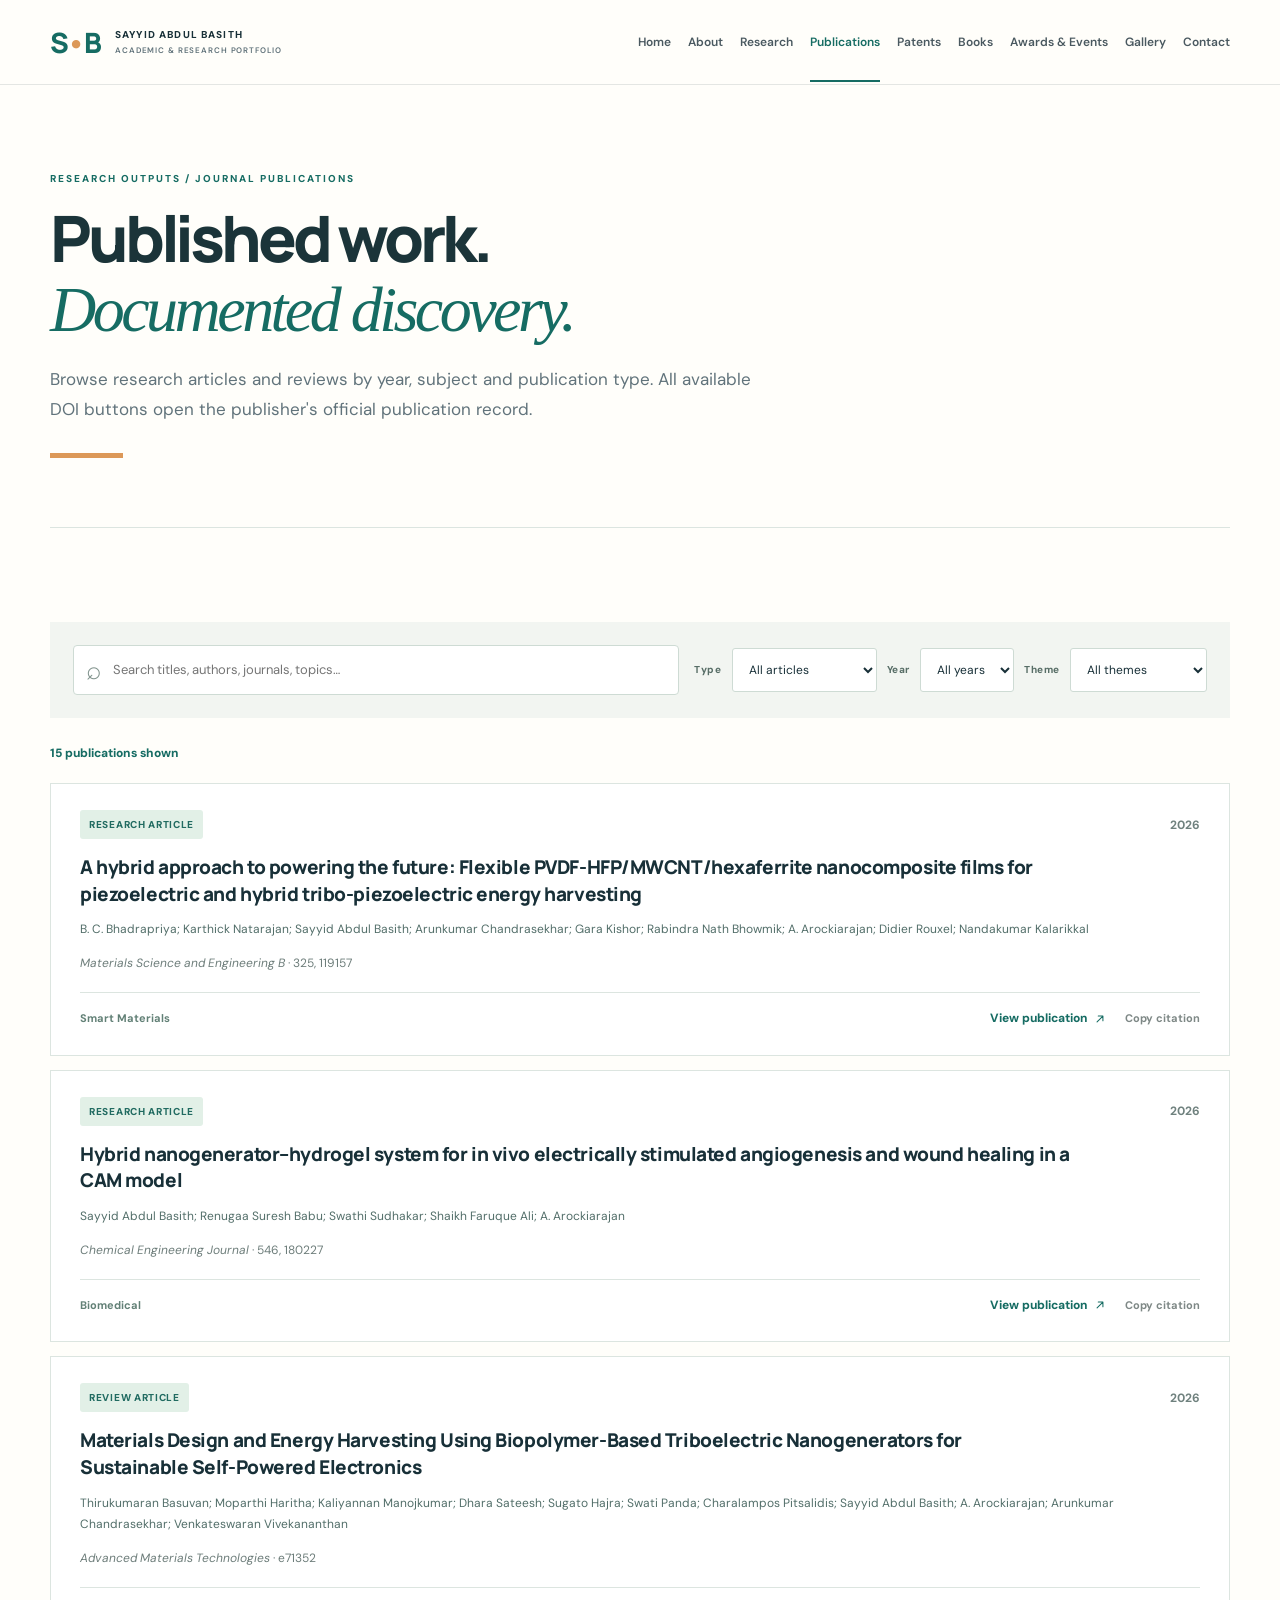
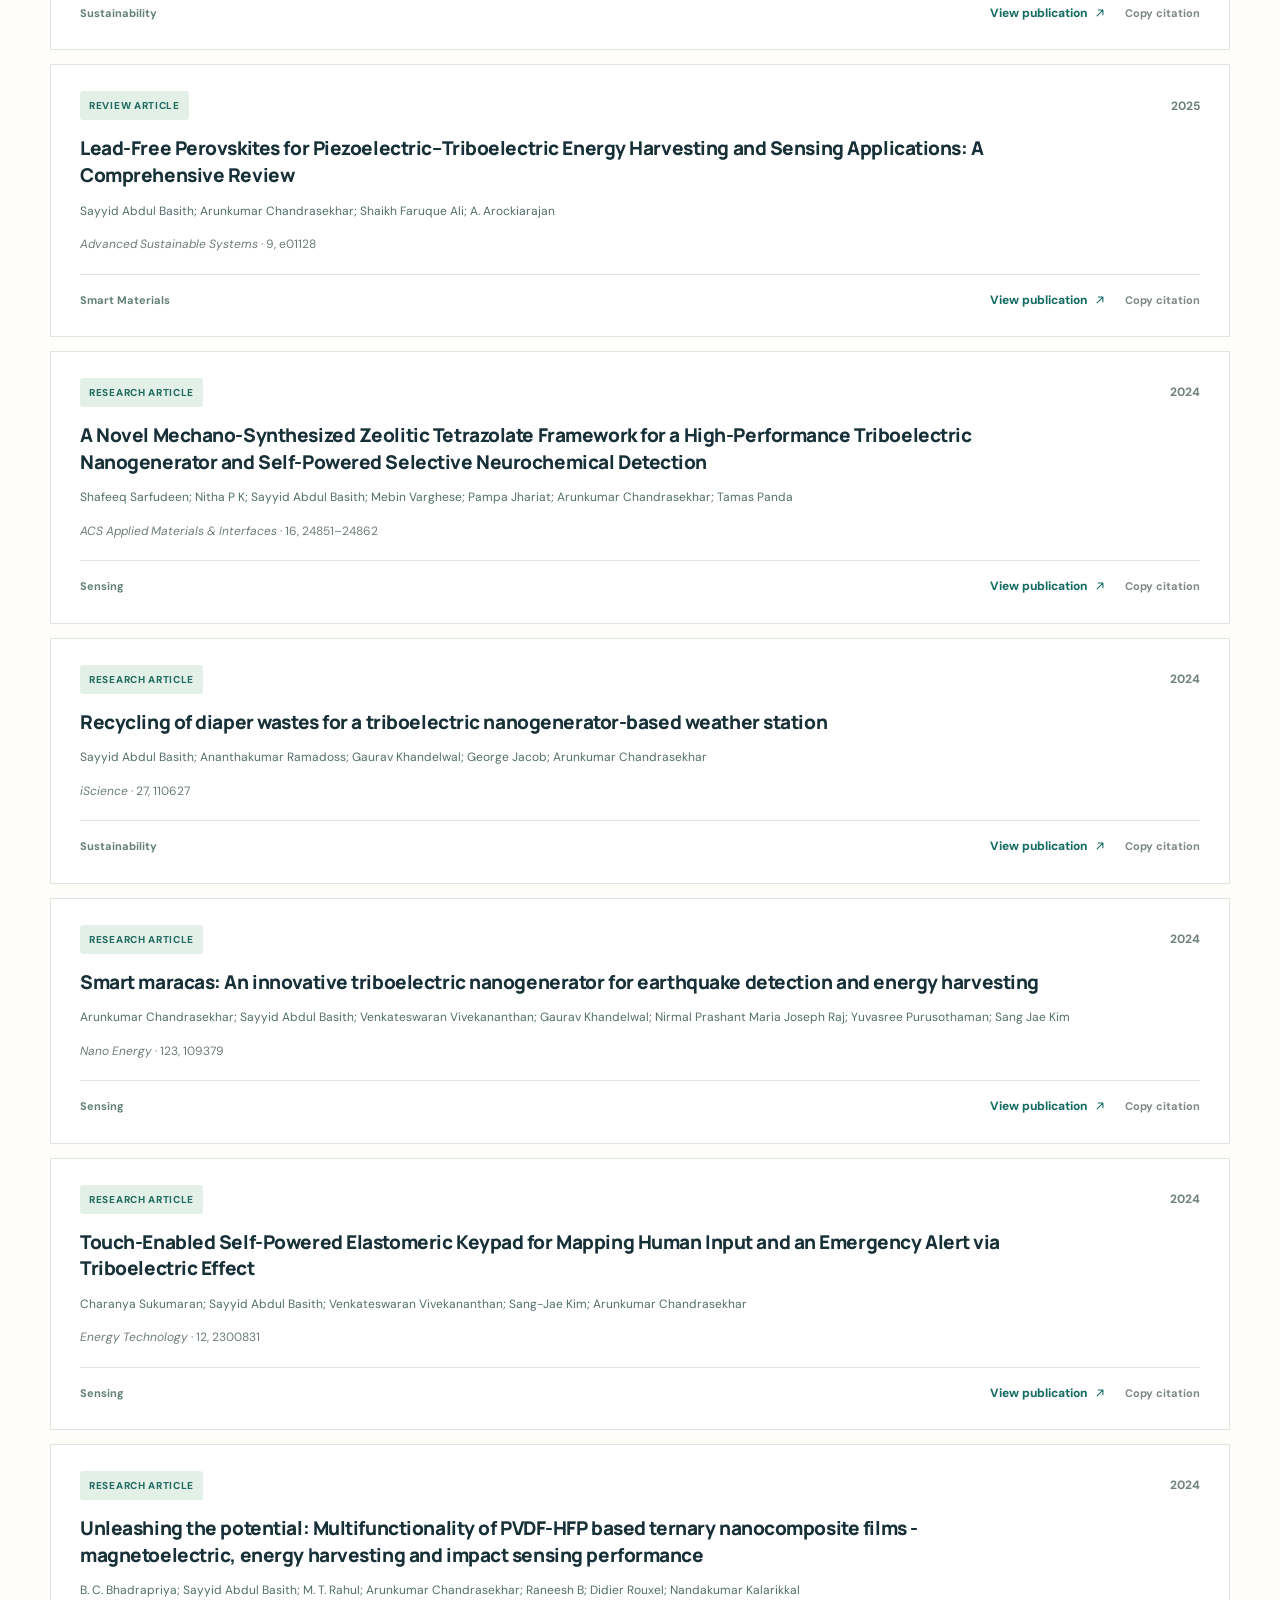
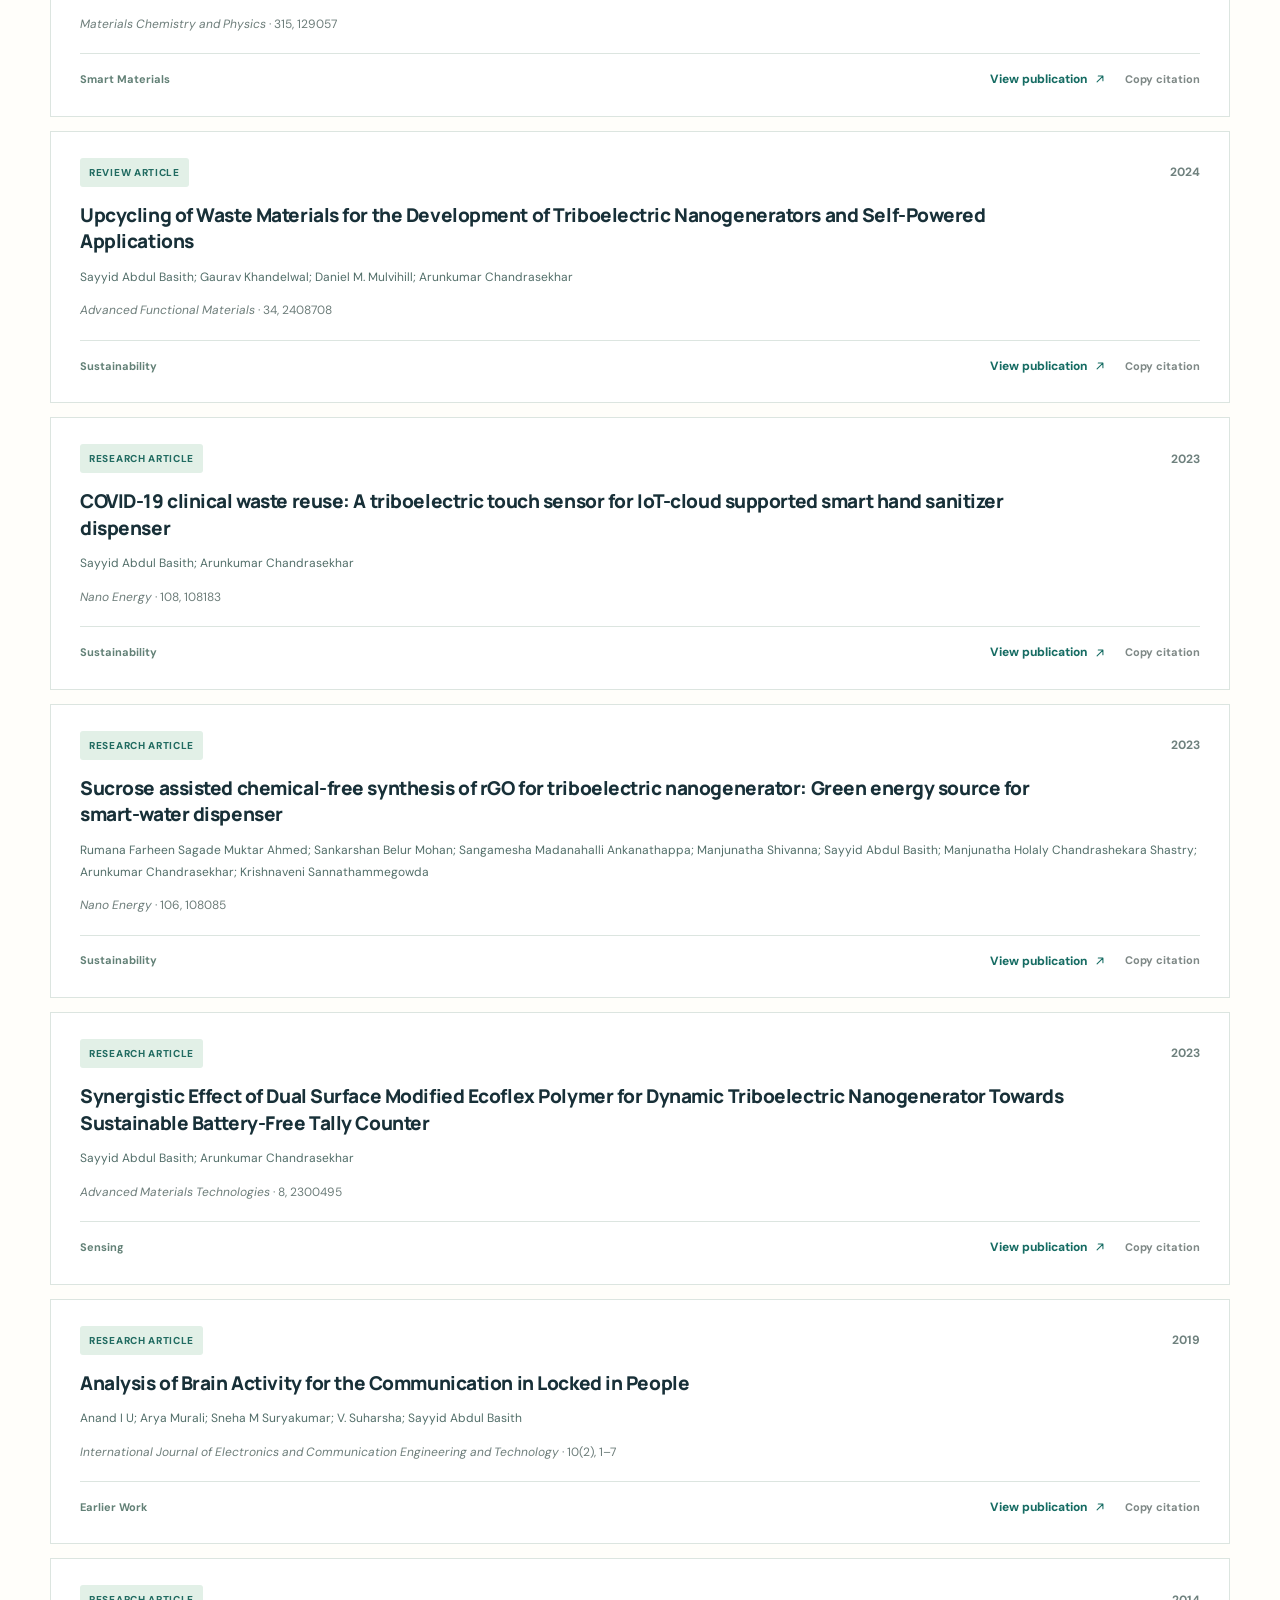
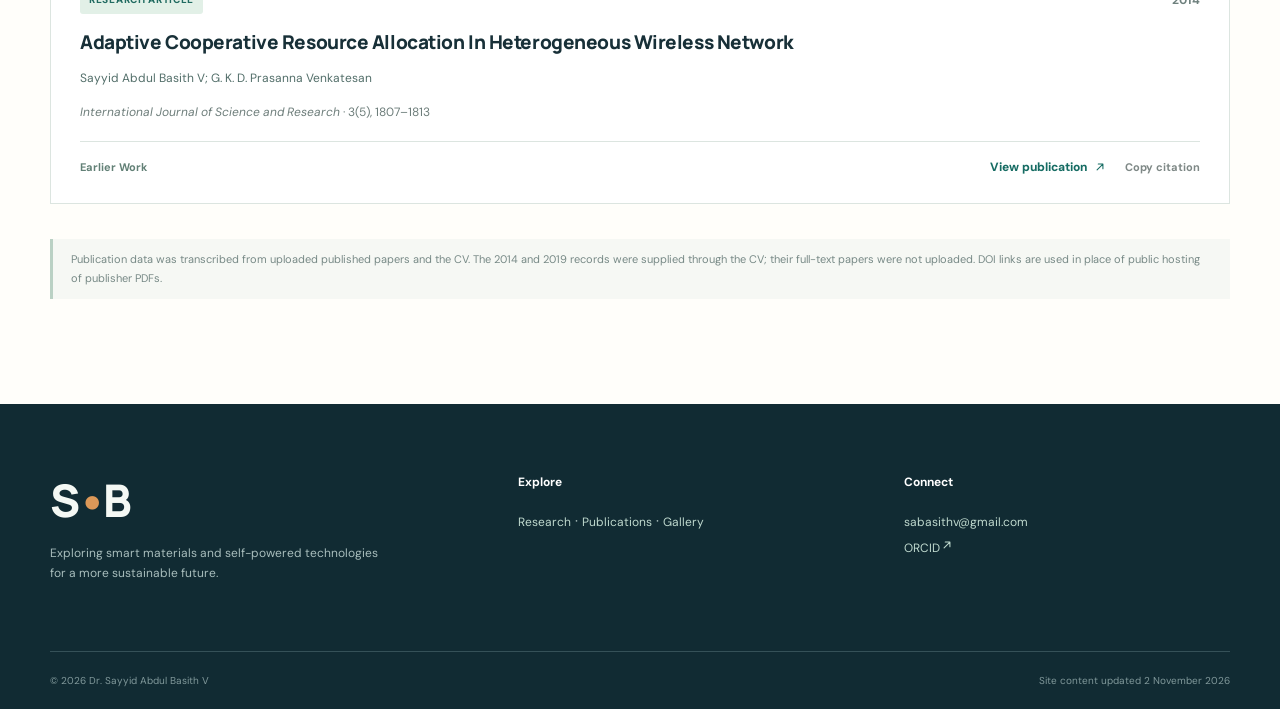
<file: publications.html>
<!doctype html>
<html lang="en"><head><meta charset="utf-8"><meta name="viewport" content="width=device-width,initial-scale=1">
<meta name="theme-color" content="#173339"><meta name="description" content="Searchable list of 15 journal publications, research papers and reviews by Dr. Sayyid Abdul Basith V with publisher links.">
<meta property="og:type" content="website"><meta property="og:title" content="Publications"><meta property="og:description" content="Searchable list of 15 journal publications, research papers and reviews by Dr. Sayyid Abdul Basith V with publisher links.">
<title>Publications · Dr. Sayyid Abdul Basith V</title><link rel="icon" type="image/svg+xml" href="assets/icons/favicon.svg"><link rel="stylesheet" href="assets/style.css">
</head><body><a class="skip-link" href="#content">Skip to content</a>
<header class="site-header"><div class="shell nav-shell">
<a class="logo" href="index.html" aria-label="Dr. Sayyid Abdul Basith V home"><span class="logo-mark">S<span>•</span>B</span><span class="logo-name">SAYYID ABDUL BASITH <small>ACADEMIC & RESEARCH PORTFOLIO</small></span></a>
<button class="nav-toggle" type="button" aria-label="Open navigation" aria-controls="site-nav" aria-expanded="false"><span></span><span></span><span></span></button>
<nav id="site-nav" class="site-nav" aria-label="Primary navigation"><a href="index.html" class="" >Home</a><a href="about.html" class="" >About</a><a href="research.html" class="" >Research</a><a href="publications.html" class="active" aria-current=page>Publications</a><a href="patents.html" class="" >Patents</a><a href="books.html" class="" >Books</a><a href="awards.html" class="" >Awards &amp; Events</a><a href="gallery.html" class="" >Gallery</a><a href="contact.html" class="" >Contact</a></nav></div></header>
<main id="content"><section class="page-banner shell"><p class="eyebrow">RESEARCH OUTPUTS / JOURNAL PUBLICATIONS</p><h1>Published work.<br><em>Documented discovery.</em></h1><p>Browse research articles and reviews by year, subject and publication type. All available DOI buttons open the publisher's official publication record.</p></section>
<section class="section shell"><div class="pub-controls"><label class="search-box"><span aria-hidden="true">⌕</span><span class="sr-only">Search publications</span><input id="publication-search" type="search" placeholder="Search titles, authors, journals, topics…"></label><div class="filter-row"><label for="publication-type">Type</label><select id="publication-type"><option value="all">All articles</option><option value="Research">Research articles</option><option value="Review">Review articles</option></select><label for="publication-year">Year</label><select id="publication-year"><option value="all">All years</option><option value="2026">2026</option><option value="2025">2025</option><option value="2024">2024</option><option value="2023">2023</option><option value="2019">2019</option><option value="2014">2014</option></select><label for="publication-topic">Theme</label><select id="publication-topic"><option value="all">All themes</option><option value="Biomedical">Biomedical</option><option value="Earlier Work">Earlier Work</option><option value="Sensing">Sensing</option><option value="Smart Materials">Smart Materials</option><option value="Sustainability">Sustainability</option></select></div></div><div class="pub-count" id="publication-count" aria-live="polite">15 publications</div><div id="publications-list" class="publication-list"><article class="pub-card " data-kind="Research" data-year="2026" data-topic="Smart Materials" data-search="a hybrid approach to powering the future: flexible pvdf-hfp/mwcnt/hexaferrite nanocomposite films for piezoelectric and hybrid tribo-piezoelectric energy harvesting materials science and engineering b b. c. bhadrapriya; karthick natarajan; sayyid abdul basith; arunkumar chandrasekhar; gara kishor; rabindra nath bhowmik; a. arockiarajan; didier rouxel; nandakumar kalarikkal 2026 research article smart materials">
      <div class="pub-top"><span class="type-pill">Research Article</span><span class="year-label">2026</span></div>
      <h3>A hybrid approach to powering the future: Flexible PVDF-HFP/MWCNT/hexaferrite nanocomposite films for piezoelectric and hybrid tribo-piezoelectric energy harvesting</h3><p class="pub-author">B. C. Bhadrapriya; Karthick Natarajan; Sayyid Abdul Basith; Arunkumar Chandrasekhar; Gara Kishor; Rabindra Nath Bhowmik; A. Arockiarajan; Didier Rouxel; Nandakumar Kalarikkal</p>
      <p class="pub-source"><em>Materials Science and Engineering B</em> · 325, 119157</p>
      
      <div class="pub-bottom"><span class="topic-tag">Smart Materials</span><div class="pub-actions"><a class="text-link" href="https://doi.org/10.1016/j.mseb.2025.119157" target="_blank" rel="noopener noreferrer">View publication<svg viewBox="0 0 24 24" aria-hidden="true" width="14" height="14"><path d="M7 17 17 7M9 7h8v8" fill="none" stroke="currentColor" stroke-width="1.8" stroke-linecap="round" stroke-linejoin="round"/></svg></a><button class="copy-btn" type="button" data-copy="B. C. Bhadrapriya, Karthick Natarajan, Sayyid Abdul Basith, Arunkumar Chandrasekhar, Gara Kishor, Rabindra Nath Bhowmik, A. Arockiarajan, Didier Rouxel, Nandakumar Kalarikkal. (2026). A hybrid approach to powering the future: Flexible PVDF-HFP/MWCNT/hexaferrite nanocomposite films for piezoelectric and hybrid tribo-piezoelectric energy harvesting. Materials Science and Engineering B. https://doi.org/10.1016/j.mseb.2025.119157" aria-label="Copy citation for A hybrid approach to powering the future: Flexible PVDF-HFP/MWCNT/hexaferrite nanocomposite films for piezoelectric and hybrid tribo-piezoelectric energy harvesting">Copy citation</button></div></div></article><article class="pub-card " data-kind="Research" data-year="2026" data-topic="Biomedical" data-search="hybrid nanogenerator–hydrogel system for in vivo electrically stimulated angiogenesis and wound healing in a cam model chemical engineering journal sayyid abdul basith; renugaa suresh babu; swathi sudhakar; shaikh faruque ali; a. arockiarajan 2026 research article biomedical">
      <div class="pub-top"><span class="type-pill">Research Article</span><span class="year-label">2026</span></div>
      <h3>Hybrid nanogenerator–hydrogel system for in vivo electrically stimulated angiogenesis and wound healing in a CAM model</h3><p class="pub-author">Sayyid Abdul Basith; Renugaa Suresh Babu; Swathi Sudhakar; Shaikh Faruque Ali; A. Arockiarajan</p>
      <p class="pub-source"><em>Chemical Engineering Journal</em> · 546, 180227</p>
      
      <div class="pub-bottom"><span class="topic-tag">Biomedical</span><div class="pub-actions"><a class="text-link" href="https://doi.org/10.1016/j.cej.2026.180227" target="_blank" rel="noopener noreferrer">View publication<svg viewBox="0 0 24 24" aria-hidden="true" width="14" height="14"><path d="M7 17 17 7M9 7h8v8" fill="none" stroke="currentColor" stroke-width="1.8" stroke-linecap="round" stroke-linejoin="round"/></svg></a><button class="copy-btn" type="button" data-copy="Sayyid Abdul Basith, Renugaa Suresh Babu, Swathi Sudhakar, Shaikh Faruque Ali, A. Arockiarajan. (2026). Hybrid nanogenerator–hydrogel system for in vivo electrically stimulated angiogenesis and wound healing in a CAM model. Chemical Engineering Journal. https://doi.org/10.1016/j.cej.2026.180227" aria-label="Copy citation for Hybrid nanogenerator–hydrogel system for in vivo electrically stimulated angiogenesis and wound healing in a CAM model">Copy citation</button></div></div></article><article class="pub-card " data-kind="Review" data-year="2026" data-topic="Sustainability" data-search="materials design and energy harvesting using biopolymer-based triboelectric nanogenerators for sustainable self-powered electronics advanced materials technologies thirukumaran basuvan; moparthi haritha; kaliyannan manojkumar; dhara sateesh; sugato hajra; swati panda; charalampos pitsalidis; sayyid abdul basith; a. arockiarajan; arunkumar chandrasekhar; venkateswaran vivekananthan 2026 review article sustainability">
      <div class="pub-top"><span class="type-pill">Review Article</span><span class="year-label">2026</span></div>
      <h3>Materials Design and Energy Harvesting Using Biopolymer-Based Triboelectric Nanogenerators for Sustainable Self-Powered Electronics</h3><p class="pub-author">Thirukumaran Basuvan; Moparthi Haritha; Kaliyannan Manojkumar; Dhara Sateesh; Sugato Hajra; Swati Panda; Charalampos Pitsalidis; Sayyid Abdul Basith; A. Arockiarajan; Arunkumar Chandrasekhar; Venkateswaran Vivekananthan</p>
      <p class="pub-source"><em>Advanced Materials Technologies</em> · e71352</p>
      
      <div class="pub-bottom"><span class="topic-tag">Sustainability</span><div class="pub-actions"><a class="text-link" href="https://doi.org/10.1002/admt.71352" target="_blank" rel="noopener noreferrer">View publication<svg viewBox="0 0 24 24" aria-hidden="true" width="14" height="14"><path d="M7 17 17 7M9 7h8v8" fill="none" stroke="currentColor" stroke-width="1.8" stroke-linecap="round" stroke-linejoin="round"/></svg></a><button class="copy-btn" type="button" data-copy="Thirukumaran Basuvan, Moparthi Haritha, Kaliyannan Manojkumar, Dhara Sateesh, Sugato Hajra, Swati Panda, Charalampos Pitsalidis, Sayyid Abdul Basith, A. Arockiarajan, Arunkumar Chandrasekhar, Venkateswaran Vivekananthan. (2026). Materials Design and Energy Harvesting Using Biopolymer-Based Triboelectric Nanogenerators for Sustainable Self-Powered Electronics. Advanced Materials Technologies. https://doi.org/10.1002/admt.71352" aria-label="Copy citation for Materials Design and Energy Harvesting Using Biopolymer-Based Triboelectric Nanogenerators for Sustainable Self-Powered Electronics">Copy citation</button></div></div></article><article class="pub-card " data-kind="Review" data-year="2025" data-topic="Smart Materials" data-search="lead-free perovskites for piezoelectric–triboelectric energy harvesting and sensing applications: a comprehensive review advanced sustainable systems sayyid abdul basith; arunkumar chandrasekhar; shaikh faruque ali; a. arockiarajan 2025 review article smart materials">
      <div class="pub-top"><span class="type-pill">Review Article</span><span class="year-label">2025</span></div>
      <h3>Lead-Free Perovskites for Piezoelectric–Triboelectric Energy Harvesting and Sensing Applications: A Comprehensive Review</h3><p class="pub-author">Sayyid Abdul Basith; Arunkumar Chandrasekhar; Shaikh Faruque Ali; A. Arockiarajan</p>
      <p class="pub-source"><em>Advanced Sustainable Systems</em> · 9, e01128</p>
      
      <div class="pub-bottom"><span class="topic-tag">Smart Materials</span><div class="pub-actions"><a class="text-link" href="https://doi.org/10.1002/adsu.202501128" target="_blank" rel="noopener noreferrer">View publication<svg viewBox="0 0 24 24" aria-hidden="true" width="14" height="14"><path d="M7 17 17 7M9 7h8v8" fill="none" stroke="currentColor" stroke-width="1.8" stroke-linecap="round" stroke-linejoin="round"/></svg></a><button class="copy-btn" type="button" data-copy="Sayyid Abdul Basith, Arunkumar Chandrasekhar, Shaikh Faruque Ali, A. Arockiarajan. (2025). Lead-Free Perovskites for Piezoelectric–Triboelectric Energy Harvesting and Sensing Applications: A Comprehensive Review. Advanced Sustainable Systems. https://doi.org/10.1002/adsu.202501128" aria-label="Copy citation for Lead-Free Perovskites for Piezoelectric–Triboelectric Energy Harvesting and Sensing Applications: A Comprehensive Review">Copy citation</button></div></div></article><article class="pub-card " data-kind="Research" data-year="2024" data-topic="Sensing" data-search="a novel mechano-synthesized zeolitic tetrazolate framework for a high-performance triboelectric nanogenerator and self-powered selective neurochemical detection acs applied materials &amp; interfaces shafeeq sarfudeen; nitha p k; sayyid abdul basith; mebin varghese; pampa jhariat; arunkumar chandrasekhar; tamas panda 2024 research article sensing">
      <div class="pub-top"><span class="type-pill">Research Article</span><span class="year-label">2024</span></div>
      <h3>A Novel Mechano-Synthesized Zeolitic Tetrazolate Framework for a High-Performance Triboelectric Nanogenerator and Self-Powered Selective Neurochemical Detection</h3><p class="pub-author">Shafeeq Sarfudeen; Nitha P K; Sayyid Abdul Basith; Mebin Varghese; Pampa Jhariat; Arunkumar Chandrasekhar; Tamas Panda</p>
      <p class="pub-source"><em>ACS Applied Materials &amp; Interfaces</em> · 16, 24851–24862</p>
      
      <div class="pub-bottom"><span class="topic-tag">Sensing</span><div class="pub-actions"><a class="text-link" href="https://doi.org/10.1021/acsami.4c00454" target="_blank" rel="noopener noreferrer">View publication<svg viewBox="0 0 24 24" aria-hidden="true" width="14" height="14"><path d="M7 17 17 7M9 7h8v8" fill="none" stroke="currentColor" stroke-width="1.8" stroke-linecap="round" stroke-linejoin="round"/></svg></a><button class="copy-btn" type="button" data-copy="Shafeeq Sarfudeen, Nitha P K, Sayyid Abdul Basith, Mebin Varghese, Pampa Jhariat, Arunkumar Chandrasekhar, Tamas Panda. (2024). A Novel Mechano-Synthesized Zeolitic Tetrazolate Framework for a High-Performance Triboelectric Nanogenerator and Self-Powered Selective Neurochemical Detection. ACS Applied Materials &amp; Interfaces. https://doi.org/10.1021/acsami.4c00454" aria-label="Copy citation for A Novel Mechano-Synthesized Zeolitic Tetrazolate Framework for a High-Performance Triboelectric Nanogenerator and Self-Powered Selective Neurochemical Detection">Copy citation</button></div></div></article><article class="pub-card " data-kind="Research" data-year="2024" data-topic="Sustainability" data-search="recycling of diaper wastes for a triboelectric nanogenerator-based weather station iscience sayyid abdul basith; ananthakumar ramadoss; gaurav khandelwal; george jacob; arunkumar chandrasekhar 2024 research article sustainability">
      <div class="pub-top"><span class="type-pill">Research Article</span><span class="year-label">2024</span></div>
      <h3>Recycling of diaper wastes for a triboelectric nanogenerator-based weather station</h3><p class="pub-author">Sayyid Abdul Basith; Ananthakumar Ramadoss; Gaurav Khandelwal; George Jacob; Arunkumar Chandrasekhar</p>
      <p class="pub-source"><em>iScience</em> · 27, 110627</p>
      
      <div class="pub-bottom"><span class="topic-tag">Sustainability</span><div class="pub-actions"><a class="text-link" href="https://doi.org/10.1016/j.isci.2024.110627" target="_blank" rel="noopener noreferrer">View publication<svg viewBox="0 0 24 24" aria-hidden="true" width="14" height="14"><path d="M7 17 17 7M9 7h8v8" fill="none" stroke="currentColor" stroke-width="1.8" stroke-linecap="round" stroke-linejoin="round"/></svg></a><button class="copy-btn" type="button" data-copy="Sayyid Abdul Basith, Ananthakumar Ramadoss, Gaurav Khandelwal, George Jacob, Arunkumar Chandrasekhar. (2024). Recycling of diaper wastes for a triboelectric nanogenerator-based weather station. iScience. https://doi.org/10.1016/j.isci.2024.110627" aria-label="Copy citation for Recycling of diaper wastes for a triboelectric nanogenerator-based weather station">Copy citation</button></div></div></article><article class="pub-card " data-kind="Research" data-year="2024" data-topic="Sensing" data-search="smart maracas: an innovative triboelectric nanogenerator for earthquake detection and energy harvesting nano energy arunkumar chandrasekhar; sayyid abdul basith; venkateswaran vivekananthan; gaurav khandelwal; nirmal prashant maria joseph raj; yuvasree purusothaman; sang jae kim 2024 research article sensing">
      <div class="pub-top"><span class="type-pill">Research Article</span><span class="year-label">2024</span></div>
      <h3>Smart maracas: An innovative triboelectric nanogenerator for earthquake detection and energy harvesting</h3><p class="pub-author">Arunkumar Chandrasekhar; Sayyid Abdul Basith; Venkateswaran Vivekananthan; Gaurav Khandelwal; Nirmal Prashant Maria Joseph Raj; Yuvasree Purusothaman; Sang Jae Kim</p>
      <p class="pub-source"><em>Nano Energy</em> · 123, 109379</p>
      
      <div class="pub-bottom"><span class="topic-tag">Sensing</span><div class="pub-actions"><a class="text-link" href="https://doi.org/10.1016/j.nanoen.2024.109379" target="_blank" rel="noopener noreferrer">View publication<svg viewBox="0 0 24 24" aria-hidden="true" width="14" height="14"><path d="M7 17 17 7M9 7h8v8" fill="none" stroke="currentColor" stroke-width="1.8" stroke-linecap="round" stroke-linejoin="round"/></svg></a><button class="copy-btn" type="button" data-copy="Arunkumar Chandrasekhar, Sayyid Abdul Basith, Venkateswaran Vivekananthan, Gaurav Khandelwal, Nirmal Prashant Maria Joseph Raj, Yuvasree Purusothaman, Sang Jae Kim. (2024). Smart maracas: An innovative triboelectric nanogenerator for earthquake detection and energy harvesting. Nano Energy. https://doi.org/10.1016/j.nanoen.2024.109379" aria-label="Copy citation for Smart maracas: An innovative triboelectric nanogenerator for earthquake detection and energy harvesting">Copy citation</button></div></div></article><article class="pub-card " data-kind="Research" data-year="2024" data-topic="Sensing" data-search="touch-enabled self-powered elastomeric keypad for mapping human input and an emergency alert via triboelectric effect energy technology charanya sukumaran; sayyid abdul basith; venkateswaran vivekananthan; sang-jae kim; arunkumar chandrasekhar 2024 research article sensing">
      <div class="pub-top"><span class="type-pill">Research Article</span><span class="year-label">2024</span></div>
      <h3>Touch-Enabled Self-Powered Elastomeric Keypad for Mapping Human Input and an Emergency Alert via Triboelectric Effect</h3><p class="pub-author">Charanya Sukumaran; Sayyid Abdul Basith; Venkateswaran Vivekananthan; Sang-Jae Kim; Arunkumar Chandrasekhar</p>
      <p class="pub-source"><em>Energy Technology</em> · 12, 2300831</p>
      
      <div class="pub-bottom"><span class="topic-tag">Sensing</span><div class="pub-actions"><a class="text-link" href="https://doi.org/10.1002/ente.202300831" target="_blank" rel="noopener noreferrer">View publication<svg viewBox="0 0 24 24" aria-hidden="true" width="14" height="14"><path d="M7 17 17 7M9 7h8v8" fill="none" stroke="currentColor" stroke-width="1.8" stroke-linecap="round" stroke-linejoin="round"/></svg></a><button class="copy-btn" type="button" data-copy="Charanya Sukumaran, Sayyid Abdul Basith, Venkateswaran Vivekananthan, Sang-Jae Kim, Arunkumar Chandrasekhar. (2024). Touch-Enabled Self-Powered Elastomeric Keypad for Mapping Human Input and an Emergency Alert via Triboelectric Effect. Energy Technology. https://doi.org/10.1002/ente.202300831" aria-label="Copy citation for Touch-Enabled Self-Powered Elastomeric Keypad for Mapping Human Input and an Emergency Alert via Triboelectric Effect">Copy citation</button></div></div></article><article class="pub-card " data-kind="Research" data-year="2024" data-topic="Smart Materials" data-search="unleashing the potential: multifunctionality of pvdf-hfp based ternary nanocomposite films - magnetoelectric, energy harvesting and impact sensing performance materials chemistry and physics b. c. bhadrapriya; sayyid abdul basith; m. t. rahul; arunkumar chandrasekhar; raneesh b; didier rouxel; nandakumar kalarikkal 2024 research article smart materials">
      <div class="pub-top"><span class="type-pill">Research Article</span><span class="year-label">2024</span></div>
      <h3>Unleashing the potential: Multifunctionality of PVDF-HFP based ternary nanocomposite films - magnetoelectric, energy harvesting and impact sensing performance</h3><p class="pub-author">B. C. Bhadrapriya; Sayyid Abdul Basith; M. T. Rahul; Arunkumar Chandrasekhar; Raneesh B; Didier Rouxel; Nandakumar Kalarikkal</p>
      <p class="pub-source"><em>Materials Chemistry and Physics</em> · 315, 129057</p>
      
      <div class="pub-bottom"><span class="topic-tag">Smart Materials</span><div class="pub-actions"><a class="text-link" href="https://doi.org/10.1016/j.matchemphys.2024.129057" target="_blank" rel="noopener noreferrer">View publication<svg viewBox="0 0 24 24" aria-hidden="true" width="14" height="14"><path d="M7 17 17 7M9 7h8v8" fill="none" stroke="currentColor" stroke-width="1.8" stroke-linecap="round" stroke-linejoin="round"/></svg></a><button class="copy-btn" type="button" data-copy="B. C. Bhadrapriya, Sayyid Abdul Basith, M. T. Rahul, Arunkumar Chandrasekhar, Raneesh B, Didier Rouxel, Nandakumar Kalarikkal. (2024). Unleashing the potential: Multifunctionality of PVDF-HFP based ternary nanocomposite films - magnetoelectric, energy harvesting and impact sensing performance. Materials Chemistry and Physics. https://doi.org/10.1016/j.matchemphys.2024.129057" aria-label="Copy citation for Unleashing the potential: Multifunctionality of PVDF-HFP based ternary nanocomposite films - magnetoelectric, energy harvesting and impact sensing performance">Copy citation</button></div></div></article><article class="pub-card " data-kind="Review" data-year="2024" data-topic="Sustainability" data-search="upcycling of waste materials for the development of triboelectric nanogenerators and self-powered applications advanced functional materials sayyid abdul basith; gaurav khandelwal; daniel m. mulvihill; arunkumar chandrasekhar 2024 review article sustainability">
      <div class="pub-top"><span class="type-pill">Review Article</span><span class="year-label">2024</span></div>
      <h3>Upcycling of Waste Materials for the Development of Triboelectric Nanogenerators and Self-Powered Applications</h3><p class="pub-author">Sayyid Abdul Basith; Gaurav Khandelwal; Daniel M. Mulvihill; Arunkumar Chandrasekhar</p>
      <p class="pub-source"><em>Advanced Functional Materials</em> · 34, 2408708</p>
      
      <div class="pub-bottom"><span class="topic-tag">Sustainability</span><div class="pub-actions"><a class="text-link" href="https://doi.org/10.1002/adfm.202408708" target="_blank" rel="noopener noreferrer">View publication<svg viewBox="0 0 24 24" aria-hidden="true" width="14" height="14"><path d="M7 17 17 7M9 7h8v8" fill="none" stroke="currentColor" stroke-width="1.8" stroke-linecap="round" stroke-linejoin="round"/></svg></a><button class="copy-btn" type="button" data-copy="Sayyid Abdul Basith, Gaurav Khandelwal, Daniel M. Mulvihill, Arunkumar Chandrasekhar. (2024). Upcycling of Waste Materials for the Development of Triboelectric Nanogenerators and Self-Powered Applications. Advanced Functional Materials. https://doi.org/10.1002/adfm.202408708" aria-label="Copy citation for Upcycling of Waste Materials for the Development of Triboelectric Nanogenerators and Self-Powered Applications">Copy citation</button></div></div></article><article class="pub-card " data-kind="Research" data-year="2023" data-topic="Sustainability" data-search="covid-19 clinical waste reuse: a triboelectric touch sensor for iot-cloud supported smart hand sanitizer dispenser nano energy sayyid abdul basith; arunkumar chandrasekhar 2023 research article sustainability">
      <div class="pub-top"><span class="type-pill">Research Article</span><span class="year-label">2023</span></div>
      <h3>COVID-19 clinical waste reuse: A triboelectric touch sensor for IoT-cloud supported smart hand sanitizer dispenser</h3><p class="pub-author">Sayyid Abdul Basith; Arunkumar Chandrasekhar</p>
      <p class="pub-source"><em>Nano Energy</em> · 108, 108183</p>
      
      <div class="pub-bottom"><span class="topic-tag">Sustainability</span><div class="pub-actions"><a class="text-link" href="https://doi.org/10.1016/j.nanoen.2023.108183" target="_blank" rel="noopener noreferrer">View publication<svg viewBox="0 0 24 24" aria-hidden="true" width="14" height="14"><path d="M7 17 17 7M9 7h8v8" fill="none" stroke="currentColor" stroke-width="1.8" stroke-linecap="round" stroke-linejoin="round"/></svg></a><button class="copy-btn" type="button" data-copy="Sayyid Abdul Basith, Arunkumar Chandrasekhar. (2023). COVID-19 clinical waste reuse: A triboelectric touch sensor for IoT-cloud supported smart hand sanitizer dispenser. Nano Energy. https://doi.org/10.1016/j.nanoen.2023.108183" aria-label="Copy citation for COVID-19 clinical waste reuse: A triboelectric touch sensor for IoT-cloud supported smart hand sanitizer dispenser">Copy citation</button></div></div></article><article class="pub-card " data-kind="Research" data-year="2023" data-topic="Sustainability" data-search="sucrose assisted chemical-free synthesis of rgo for triboelectric nanogenerator: green energy source for smart-water dispenser nano energy rumana farheen sagade muktar ahmed; sankarshan belur mohan; sangamesha madanahalli ankanathappa; manjunatha shivanna; sayyid abdul basith; manjunatha holaly chandrashekara shastry; arunkumar chandrasekhar; krishnaveni sannathammegowda 2023 research article sustainability">
      <div class="pub-top"><span class="type-pill">Research Article</span><span class="year-label">2023</span></div>
      <h3>Sucrose assisted chemical-free synthesis of rGO for triboelectric nanogenerator: Green energy source for smart-water dispenser</h3><p class="pub-author">Rumana Farheen Sagade Muktar Ahmed; Sankarshan Belur Mohan; Sangamesha Madanahalli Ankanathappa; Manjunatha Shivanna; Sayyid Abdul Basith; Manjunatha Holaly Chandrashekara Shastry; Arunkumar Chandrasekhar; Krishnaveni Sannathammegowda</p>
      <p class="pub-source"><em>Nano Energy</em> · 106, 108085</p>
      
      <div class="pub-bottom"><span class="topic-tag">Sustainability</span><div class="pub-actions"><a class="text-link" href="https://doi.org/10.1016/j.nanoen.2022.108085" target="_blank" rel="noopener noreferrer">View publication<svg viewBox="0 0 24 24" aria-hidden="true" width="14" height="14"><path d="M7 17 17 7M9 7h8v8" fill="none" stroke="currentColor" stroke-width="1.8" stroke-linecap="round" stroke-linejoin="round"/></svg></a><button class="copy-btn" type="button" data-copy="Rumana Farheen Sagade Muktar Ahmed, Sankarshan Belur Mohan, Sangamesha Madanahalli Ankanathappa, Manjunatha Shivanna, Sayyid Abdul Basith, Manjunatha Holaly Chandrashekara Shastry, Arunkumar Chandrasekhar, Krishnaveni Sannathammegowda. (2023). Sucrose assisted chemical-free synthesis of rGO for triboelectric nanogenerator: Green energy source for smart-water dispenser. Nano Energy. https://doi.org/10.1016/j.nanoen.2022.108085" aria-label="Copy citation for Sucrose assisted chemical-free synthesis of rGO for triboelectric nanogenerator: Green energy source for smart-water dispenser">Copy citation</button></div></div></article><article class="pub-card " data-kind="Research" data-year="2023" data-topic="Sensing" data-search="synergistic effect of dual surface modified ecoflex polymer for dynamic triboelectric nanogenerator towards sustainable battery-free tally counter advanced materials technologies sayyid abdul basith; arunkumar chandrasekhar 2023 research article sensing">
      <div class="pub-top"><span class="type-pill">Research Article</span><span class="year-label">2023</span></div>
      <h3>Synergistic Effect of Dual Surface Modified Ecoflex Polymer for Dynamic Triboelectric Nanogenerator Towards Sustainable Battery-Free Tally Counter</h3><p class="pub-author">Sayyid Abdul Basith; Arunkumar Chandrasekhar</p>
      <p class="pub-source"><em>Advanced Materials Technologies</em> · 8, 2300495</p>
      
      <div class="pub-bottom"><span class="topic-tag">Sensing</span><div class="pub-actions"><a class="text-link" href="https://doi.org/10.1002/admt.202300495" target="_blank" rel="noopener noreferrer">View publication<svg viewBox="0 0 24 24" aria-hidden="true" width="14" height="14"><path d="M7 17 17 7M9 7h8v8" fill="none" stroke="currentColor" stroke-width="1.8" stroke-linecap="round" stroke-linejoin="round"/></svg></a><button class="copy-btn" type="button" data-copy="Sayyid Abdul Basith, Arunkumar Chandrasekhar. (2023). Synergistic Effect of Dual Surface Modified Ecoflex Polymer for Dynamic Triboelectric Nanogenerator Towards Sustainable Battery-Free Tally Counter. Advanced Materials Technologies. https://doi.org/10.1002/admt.202300495" aria-label="Copy citation for Synergistic Effect of Dual Surface Modified Ecoflex Polymer for Dynamic Triboelectric Nanogenerator Towards Sustainable Battery-Free Tally Counter">Copy citation</button></div></div></article><article class="pub-card " data-kind="Research" data-year="2019" data-topic="Earlier Work" data-search="analysis of brain activity for the communication in locked in people international journal of electronics and communication engineering and technology anand i u; arya murali; sneha m suryakumar; v. suharsha; sayyid abdul basith 2019 research article earlier work">
      <div class="pub-top"><span class="type-pill">Research Article</span><span class="year-label">2019</span></div>
      <h3>Analysis of Brain Activity for the Communication in Locked in People</h3><p class="pub-author">Anand I U; Arya Murali; Sneha M Suryakumar; V. Suharsha; Sayyid Abdul Basith</p>
      <p class="pub-source"><em>International Journal of Electronics and Communication Engineering and Technology</em> · 10(2), 1–7</p>
      
      <div class="pub-bottom"><span class="topic-tag">Earlier Work</span><div class="pub-actions"><a class="text-link" href="https://tinyurl.com/3k877msc" target="_blank" rel="noopener noreferrer">View publication<svg viewBox="0 0 24 24" aria-hidden="true" width="14" height="14"><path d="M7 17 17 7M9 7h8v8" fill="none" stroke="currentColor" stroke-width="1.8" stroke-linecap="round" stroke-linejoin="round"/></svg></a><button class="copy-btn" type="button" data-copy="Anand I U, Arya Murali, Sneha M Suryakumar, V. Suharsha, Sayyid Abdul Basith. (2019). Analysis of Brain Activity for the Communication in Locked in People. International Journal of Electronics and Communication Engineering and Technology. " aria-label="Copy citation for Analysis of Brain Activity for the Communication in Locked in People">Copy citation</button></div></div></article><article class="pub-card " data-kind="Research" data-year="2014" data-topic="Earlier Work" data-search="adaptive cooperative resource allocation in heterogeneous wireless network international journal of science and research sayyid abdul basith v; g. k. d. prasanna venkatesan 2014 research article earlier work">
      <div class="pub-top"><span class="type-pill">Research Article</span><span class="year-label">2014</span></div>
      <h3>Adaptive Cooperative Resource Allocation In Heterogeneous Wireless Network</h3><p class="pub-author">Sayyid Abdul Basith V; G. K. D. Prasanna Venkatesan</p>
      <p class="pub-source"><em>International Journal of Science and Research</em> · 3(5), 1807–1813</p>
      
      <div class="pub-bottom"><span class="topic-tag">Earlier Work</span><div class="pub-actions"><a class="text-link" href="https://tinyurl.com/5cndd83z" target="_blank" rel="noopener noreferrer">View publication<svg viewBox="0 0 24 24" aria-hidden="true" width="14" height="14"><path d="M7 17 17 7M9 7h8v8" fill="none" stroke="currentColor" stroke-width="1.8" stroke-linecap="round" stroke-linejoin="round"/></svg></a><button class="copy-btn" type="button" data-copy="Sayyid Abdul Basith V, G. K. D. Prasanna Venkatesan. (2014). Adaptive Cooperative Resource Allocation In Heterogeneous Wireless Network. International Journal of Science and Research. " aria-label="Copy citation for Adaptive Cooperative Resource Allocation In Heterogeneous Wireless Network">Copy citation</button></div></div></article></div><div class="empty-state" id="publication-empty" hidden>No publications match your filters. Try another search.</div><p class="source-note">Publication data was transcribed from uploaded published papers and the CV. The 2014 and 2019 records were supplied through the CV; their full-text papers were not uploaded. DOI links are used in place of public hosting of publisher PDFs.</p></section></main>
<footer class="site-footer"><div class="shell footer-grid"><div><div class="footer-brand">S<span>•</span>B</div><p>Exploring smart materials and self-powered technologies for a more sustainable future.</p></div><div><strong>Explore</strong><p><a class="" href="research.html">Research</a> · <a class="" href="publications.html">Publications</a> · <a class="" href="gallery.html">Gallery</a></p></div><div><strong>Connect</strong><p><a class="" href="mailto:sabasithv@gmail.com">sabasithv@gmail.com</a><br><a class="" href="https://orcid.org/0000-0003-3889-6992" target="_blank" rel="noopener noreferrer">ORCID<svg viewBox="0 0 24 24" aria-hidden="true" width="14" height="14"><path d="M7 17 17 7M9 7h8v8" fill="none" stroke="currentColor" stroke-width="1.8" stroke-linecap="round" stroke-linejoin="round"/></svg></a></p></div></div><div class="shell foot-bottom"><span>© 2026 Dr. Sayyid Abdul Basith V</span><span>Site content updated 2 November 2026</span></div></footer>
<div class="toast" id="toast" role="status" aria-live="polite"></div><script src="assets/script.js" defer></script></body></html>
</file>
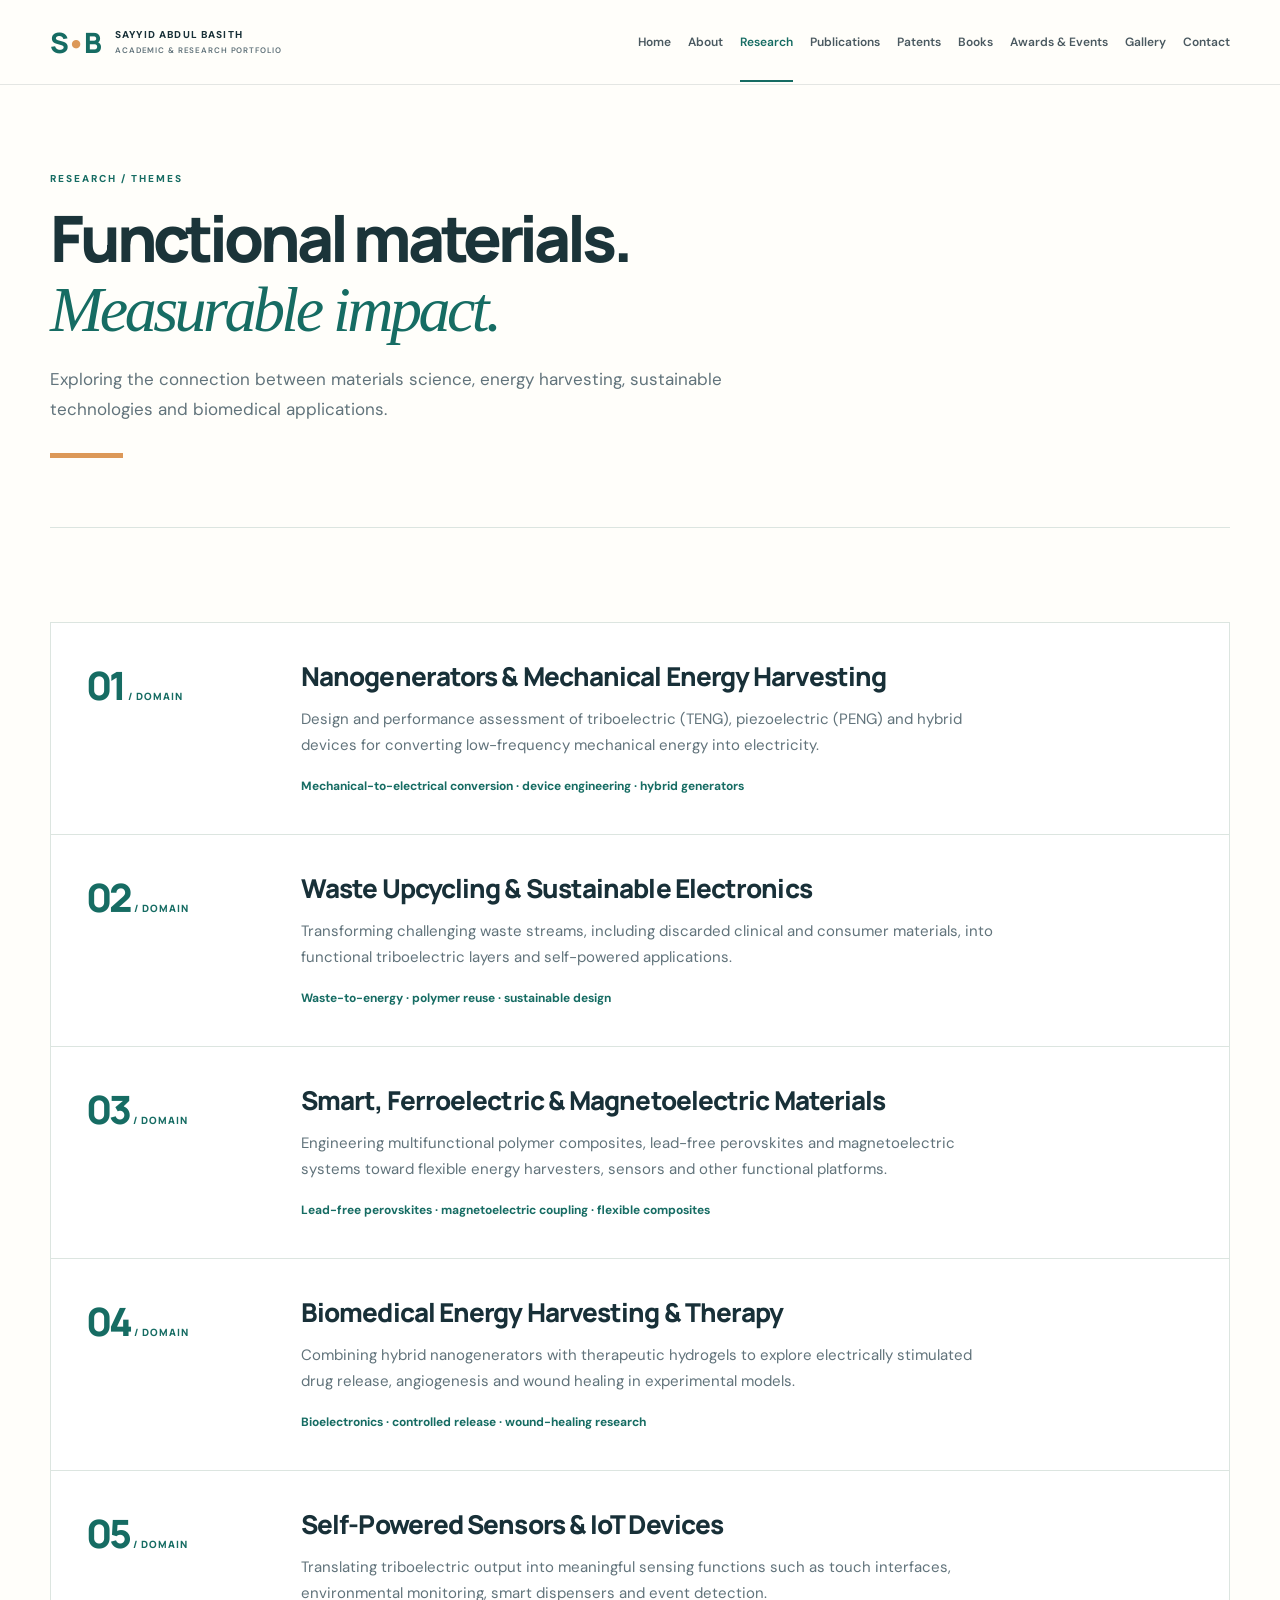
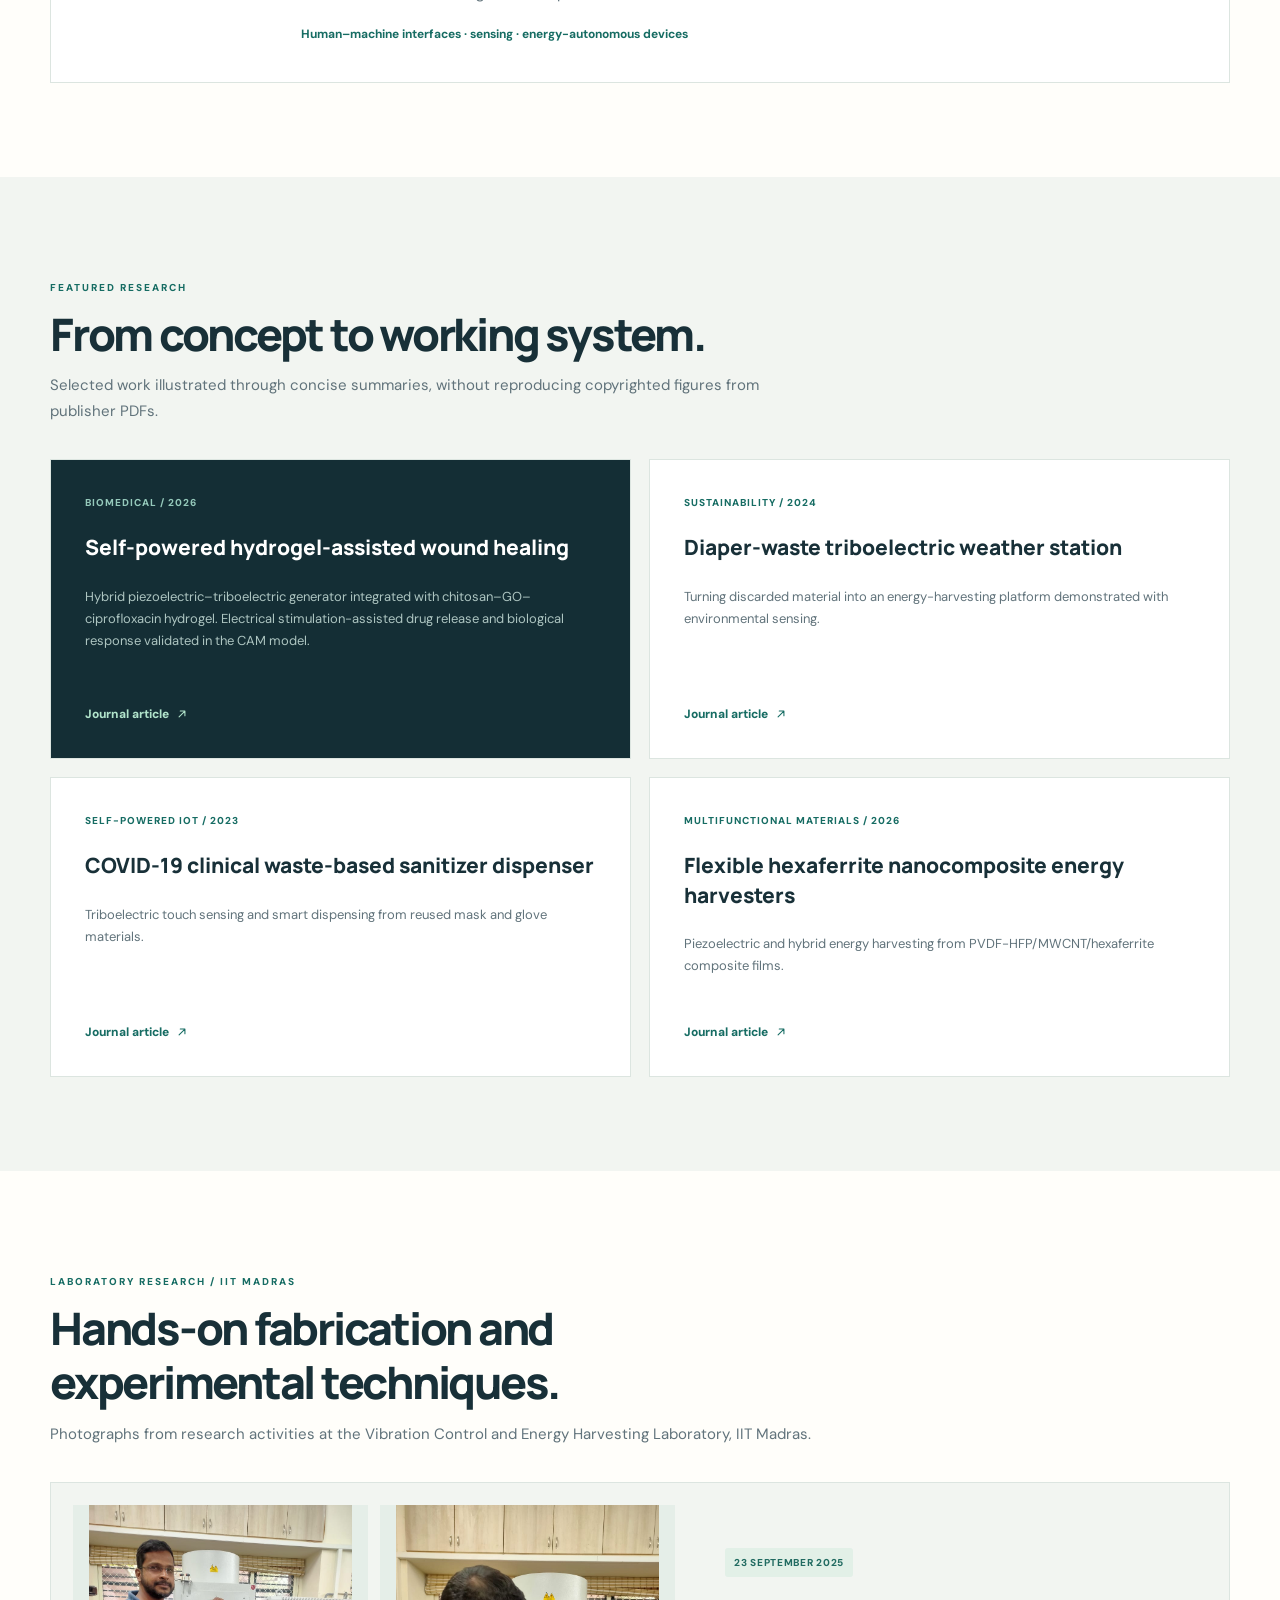
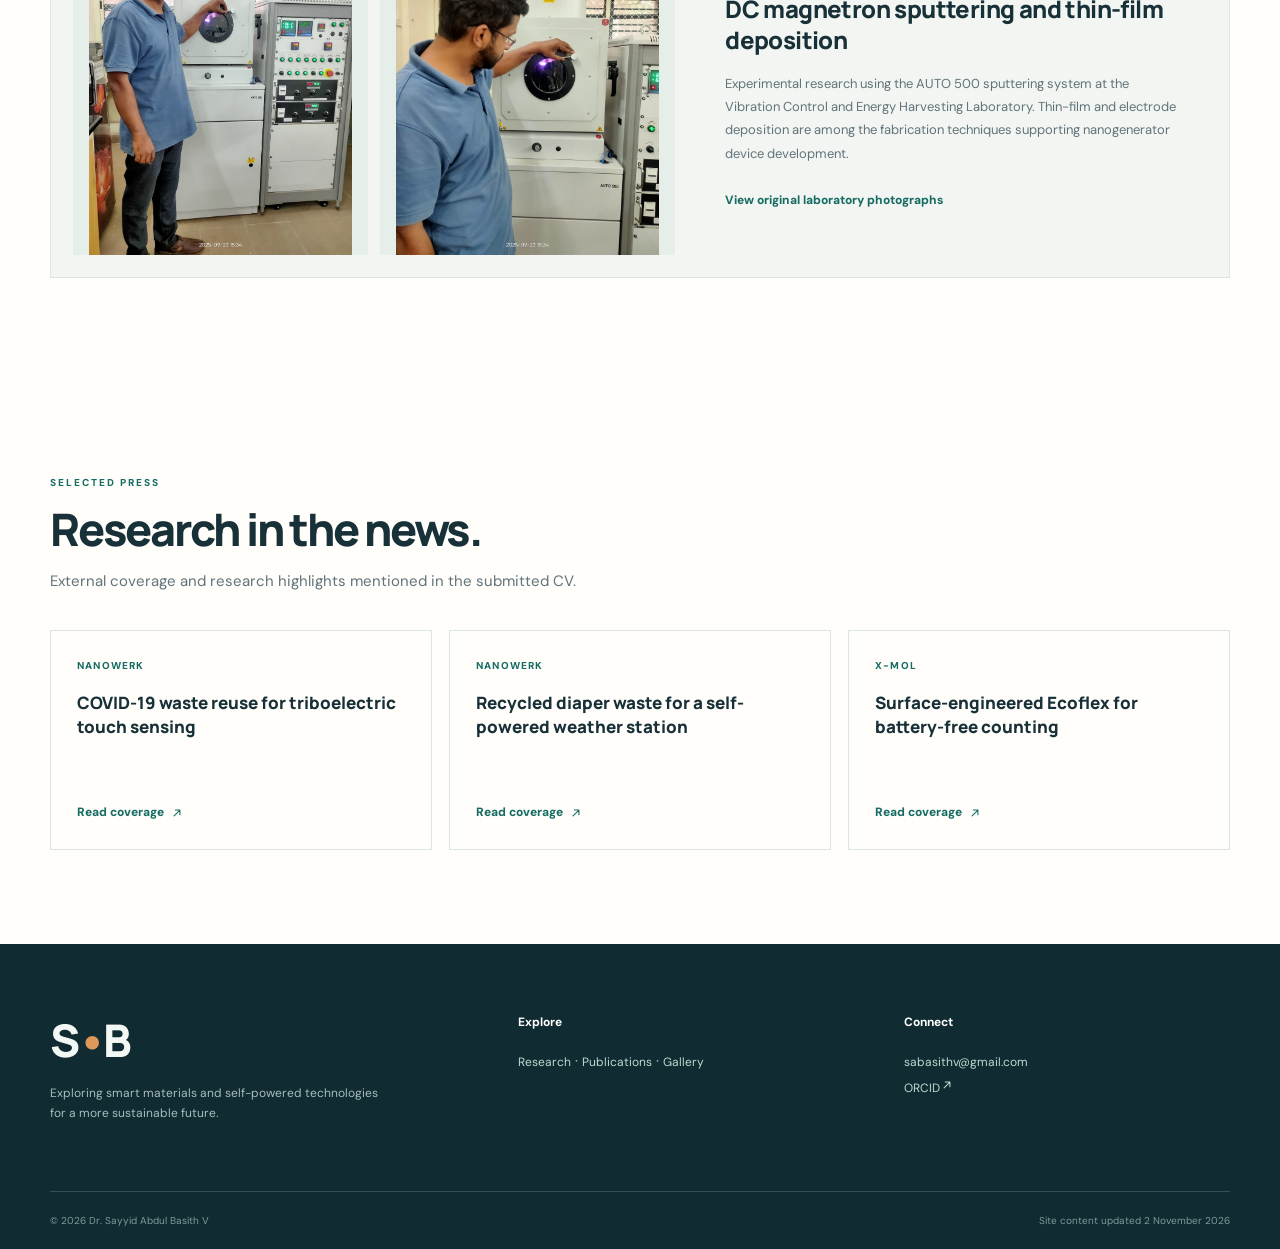
<file: research.html>
<!doctype html>
<html lang="en"><head><meta charset="utf-8"><meta name="viewport" content="width=device-width,initial-scale=1">
<meta name="theme-color" content="#173339"><meta name="description" content="Research themes, featured nanogenerator studies and sustainable biomedical applications of Dr. Sayyid Abdul Basith V.">
<meta property="og:type" content="website"><meta property="og:title" content="Research"><meta property="og:description" content="Research themes, featured nanogenerator studies and sustainable biomedical applications of Dr. Sayyid Abdul Basith V.">
<title>Research · Dr. Sayyid Abdul Basith V</title><link rel="icon" type="image/svg+xml" href="assets/icons/favicon.svg"><link rel="stylesheet" href="assets/style.css">
</head><body><a class="skip-link" href="#content">Skip to content</a>
<header class="site-header"><div class="shell nav-shell">
<a class="logo" href="index.html" aria-label="Dr. Sayyid Abdul Basith V home"><span class="logo-mark">S<span>•</span>B</span><span class="logo-name">SAYYID ABDUL BASITH <small>ACADEMIC & RESEARCH PORTFOLIO</small></span></a>
<button class="nav-toggle" type="button" aria-label="Open navigation" aria-controls="site-nav" aria-expanded="false"><span></span><span></span><span></span></button>
<nav id="site-nav" class="site-nav" aria-label="Primary navigation"><a href="index.html" class="" >Home</a><a href="about.html" class="" >About</a><a href="research.html" class="active" aria-current=page>Research</a><a href="publications.html" class="" >Publications</a><a href="patents.html" class="" >Patents</a><a href="books.html" class="" >Books</a><a href="awards.html" class="" >Awards &amp; Events</a><a href="gallery.html" class="" >Gallery</a><a href="contact.html" class="" >Contact</a></nav></div></header>
<main id="content"><section class="page-banner shell"><p class="eyebrow">RESEARCH / THEMES</p><h1>Functional materials.<br><em>Measurable impact.</em></h1><p>Exploring the connection between materials science, energy harvesting, sustainable technologies and biomedical applications.</p></section>
<section class="section shell"><div class="research-full-grid"><article class="research-full-card"><div class="research-index">01<span> / DOMAIN</span></div><div><h2>Nanogenerators &amp; Mechanical Energy Harvesting</h2><p>Design and performance assessment of triboelectric (TENG), piezoelectric (PENG) and hybrid devices for converting low-frequency mechanical energy into electricity.</p><small>Mechanical-to-electrical conversion · device engineering · hybrid generators</small></div></article><article class="research-full-card"><div class="research-index">02<span> / DOMAIN</span></div><div><h2>Waste Upcycling &amp; Sustainable Electronics</h2><p>Transforming challenging waste streams, including discarded clinical and consumer materials, into functional triboelectric layers and self-powered applications.</p><small>Waste-to-energy · polymer reuse · sustainable design</small></div></article><article class="research-full-card"><div class="research-index">03<span> / DOMAIN</span></div><div><h2>Smart, Ferroelectric &amp; Magnetoelectric Materials</h2><p>Engineering multifunctional polymer composites, lead-free perovskites and magnetoelectric systems toward flexible energy harvesters, sensors and other functional platforms.</p><small>Lead-free perovskites · magnetoelectric coupling · flexible composites</small></div></article><article class="research-full-card"><div class="research-index">04<span> / DOMAIN</span></div><div><h2>Biomedical Energy Harvesting &amp; Therapy</h2><p>Combining hybrid nanogenerators with therapeutic hydrogels to explore electrically stimulated drug release, angiogenesis and wound healing in experimental models.</p><small>Bioelectronics · controlled release · wound-healing research</small></div></article><article class="research-full-card"><div class="research-index">05<span> / DOMAIN</span></div><div><h2>Self-Powered Sensors &amp; IoT Devices</h2><p>Translating triboelectric output into meaningful sensing functions such as touch interfaces, environmental monitoring, smart dispensers and event detection.</p><small>Human–machine interfaces · sensing · energy-autonomous devices</small></div></article></div></section><section class="section section-soft"><div class="shell"><div class="section-heading"><p class="eyebrow">FEATURED RESEARCH</p><h2>From concept to working system.</h2><p class="section-lead">Selected work illustrated through concise summaries, without reproducing copyrighted figures from publisher PDFs.</p></div>
<div class="work-grid"><article class="work-item dark-work"><small>BIOMEDICAL / 2026</small><h3>Self-powered hydrogel-assisted wound healing</h3><p>Hybrid piezoelectric–triboelectric generator integrated with chitosan–GO–ciprofloxacin hydrogel. Electrical stimulation-assisted drug release and biological response validated in the CAM model.</p><a class="" href="https://doi.org/10.1016/j.cej.2026.180227" target="_blank" rel="noopener noreferrer">Journal article<svg viewBox="0 0 24 24" aria-hidden="true" width="14" height="14"><path d="M7 17 17 7M9 7h8v8" fill="none" stroke="currentColor" stroke-width="1.8" stroke-linecap="round" stroke-linejoin="round"/></svg></a></article><article class="work-item"><small>SUSTAINABILITY / 2024</small><h3>Diaper-waste triboelectric weather station</h3><p>Turning discarded material into an energy-harvesting platform demonstrated with environmental sensing.</p><a class="" href="https://doi.org/10.1016/j.isci.2024.110627" target="_blank" rel="noopener noreferrer">Journal article<svg viewBox="0 0 24 24" aria-hidden="true" width="14" height="14"><path d="M7 17 17 7M9 7h8v8" fill="none" stroke="currentColor" stroke-width="1.8" stroke-linecap="round" stroke-linejoin="round"/></svg></a></article><article class="work-item"><small>SELF-POWERED IOT / 2023</small><h3>COVID-19 clinical waste-based sanitizer dispenser</h3><p>Triboelectric touch sensing and smart dispensing from reused mask and glove materials.</p><a class="" href="https://doi.org/10.1016/j.nanoen.2023.108183" target="_blank" rel="noopener noreferrer">Journal article<svg viewBox="0 0 24 24" aria-hidden="true" width="14" height="14"><path d="M7 17 17 7M9 7h8v8" fill="none" stroke="currentColor" stroke-width="1.8" stroke-linecap="round" stroke-linejoin="round"/></svg></a></article><article class="work-item"><small>MULTIFUNCTIONAL MATERIALS / 2026</small><h3>Flexible hexaferrite nanocomposite energy harvesters</h3><p>Piezoelectric and hybrid energy harvesting from PVDF-HFP/MWCNT/hexaferrite composite films.</p><a class="" href="https://doi.org/10.1016/j.mseb.2025.119157" target="_blank" rel="noopener noreferrer">Journal article<svg viewBox="0 0 24 24" aria-hidden="true" width="14" height="14"><path d="M7 17 17 7M9 7h8v8" fill="none" stroke="currentColor" stroke-width="1.8" stroke-linecap="round" stroke-linejoin="round"/></svg></a></article></div></div></section><section class="section shell"><div class="section-heading"><p class="eyebrow">LABORATORY RESEARCH / IIT MADRAS</p><h2>Hands-on fabrication and experimental techniques.</h2><p class="section-lead">Photographs from research activities at the Vibration Control and Energy Harvesting Laboratory, IIT Madras.</p></div><div class="lab-feature"><div class="lab-gallery"><a href="gallery.html?filter=Laboratory"><img loading="lazy" src="assets/photos/iitm-2025-sputtering-system.jpg" alt="Original research photograph showing AUTO 500 sputtering equipment at IIT Madras"></a><a href="gallery.html?filter=Laboratory"><img loading="lazy" src="assets/photos/iitm-2025-sputtering-chamber.jpg" alt="Original photograph during DC magnetron sputtering thin-film deposition"></a></div><div class="lab-copy"><span class="type-pill">23 SEPTEMBER 2025</span><h3>DC magnetron sputtering and thin-film deposition</h3><p>Experimental research using the AUTO 500 sputtering system at the Vibration Control and Energy Harvesting Laboratory. Thin-film and electrode deposition are among the fabrication techniques supporting nanogenerator device development.</p><a class="text-link" href="gallery.html?filter=Laboratory">View original laboratory photographs</a></div></div></section><section class="section shell"><div class="section-heading"><p class="eyebrow">SELECTED PRESS</p><h2>Research in the news.</h2><p class="section-lead">External coverage and research highlights mentioned in the submitted CV.</p></div>
<div class="press-grid"><article><small>NANOWERK</small><h3>COVID-19 waste reuse for triboelectric touch sensing</h3><a class="" href="https://www.nanowerk.com/spotlight/spotid=62212.php" target="_blank" rel="noopener noreferrer">Read coverage<svg viewBox="0 0 24 24" aria-hidden="true" width="14" height="14"><path d="M7 17 17 7M9 7h8v8" fill="none" stroke="currentColor" stroke-width="1.8" stroke-linecap="round" stroke-linejoin="round"/></svg></a></article><article><small>NANOWERK</small><h3>Recycled diaper waste for a self-powered weather station</h3><a class="" href="https://www.nanowerk.com/nanotechnology-news3/newsid=65659.php" target="_blank" rel="noopener noreferrer">Read coverage<svg viewBox="0 0 24 24" aria-hidden="true" width="14" height="14"><path d="M7 17 17 7M9 7h8v8" fill="none" stroke="currentColor" stroke-width="1.8" stroke-linecap="round" stroke-linejoin="round"/></svg></a></article><article><small>X-MOL</small><h3>Surface-engineered Ecoflex for battery-free counting</h3><a class="" href="https://www.x-mol.net/paper/article/1681536649164210176" target="_blank" rel="noopener noreferrer">Read coverage<svg viewBox="0 0 24 24" aria-hidden="true" width="14" height="14"><path d="M7 17 17 7M9 7h8v8" fill="none" stroke="currentColor" stroke-width="1.8" stroke-linecap="round" stroke-linejoin="round"/></svg></a></article></div></section></main>
<footer class="site-footer"><div class="shell footer-grid"><div><div class="footer-brand">S<span>•</span>B</div><p>Exploring smart materials and self-powered technologies for a more sustainable future.</p></div><div><strong>Explore</strong><p><a class="" href="research.html">Research</a> · <a class="" href="publications.html">Publications</a> · <a class="" href="gallery.html">Gallery</a></p></div><div><strong>Connect</strong><p><a class="" href="mailto:sabasithv@gmail.com">sabasithv@gmail.com</a><br><a class="" href="https://orcid.org/0000-0003-3889-6992" target="_blank" rel="noopener noreferrer">ORCID<svg viewBox="0 0 24 24" aria-hidden="true" width="14" height="14"><path d="M7 17 17 7M9 7h8v8" fill="none" stroke="currentColor" stroke-width="1.8" stroke-linecap="round" stroke-linejoin="round"/></svg></a></p></div></div><div class="shell foot-bottom"><span>© 2026 Dr. Sayyid Abdul Basith V</span><span>Site content updated 2 November 2026</span></div></footer>
<div class="toast" id="toast" role="status" aria-live="polite"></div><script src="assets/script.js" defer></script></body></html>
</file>
<file: assets/style.css>
@import url('https://fonts.googleapis.com/css2?family=DM+Sans:wght@400;500;600;700&family=Manrope:wght@400;500;600;700;800&display=swap');
:root{--ink:#183038;--ink-2:#273e44;--muted:#61737b;--muted-2:#7e8b8e;--forest:#166c63;--forest-2:#0c5c55;--mint:#d8eee6;--gold:#dc9858;--line:#dce5e0;--paper:#fffefa;--mist:#f2f5f1;--night:#142e35;--shell:1180px;--radius:18px;--shadow:0 16px 42px rgba(23,44,48,.08)}
*{box-sizing:border-box}html{scroll-behavior:smooth}body{margin:0;color:var(--ink);background:var(--paper);font-family:'DM Sans',system-ui,-apple-system,Segoe UI,sans-serif;font-size:15px;line-height:1.7;-webkit-font-smoothing:antialiased}a{color:inherit}img{max-width:100%}button,input,select{font:inherit}button{cursor:pointer}.shell{width:min(calc(100% - 72px),var(--shell));margin-inline:auto}.sr-only{position:absolute;clip:rect(0,0,0,0);width:1px;height:1px;overflow:hidden;white-space:nowrap}.skip-link{position:absolute;top:-200px;z-index:1000;background:#fff;padding:10px}.skip-link:focus{top:4px;left:4px}a:focus-visible,button:focus-visible,select:focus-visible,input:focus-visible{outline:3px solid #bd8d46;outline-offset:4px}
.site-header{position:sticky;top:0;z-index:90;background:rgba(255,254,250,.94);border-bottom:1px solid rgba(32,60,61,.12);backdrop-filter:blur(14px)}.nav-shell{height:84px;display:flex;align-items:center;justify-content:space-between;gap:28px}.logo{text-decoration:none;display:flex;align-items:center;gap:11px;flex-shrink:0}.logo-mark{font:800 28px/1 'Manrope',sans-serif;letter-spacing:-.09em;color:var(--forest);width:54px}.logo-mark span,.footer-brand span{color:var(--gold)}.logo-name{display:flex;flex-direction:column;gap:4px;font-size:10px;letter-spacing:.115em;line-height:1.25;font-weight:800;white-space:nowrap}.logo-name small{color:var(--muted);font-weight:600;font-size:8px;letter-spacing:.11em}.site-nav{display:flex;align-items:center;justify-content:flex-end;gap:17px}.site-nav a{font-size:12px;text-decoration:none;color:#4a5960;font-weight:600;white-space:nowrap;border-bottom:2px solid transparent;padding-block:30px 28px;transition:color .2s,border-color .2s}.site-nav a:hover,.site-nav a.active{color:var(--forest);border-bottom-color:var(--forest)}.nav-toggle{display:none}
.eyebrow{font-weight:800;font-size:10px;line-height:1.4;letter-spacing:.2em;color:var(--forest);text-transform:uppercase}.green-dot:before{content:'';display:inline-block;width:7px;height:7px;background:#3baf84;border-radius:50%;margin-right:9px;box-shadow:0 0 0 4px #e0f5e9}.hero{background:radial-gradient(ellipse at 70% 25%,#edf3e7 0%,transparent 42%),linear-gradient(115deg,#fdfbf6 0%,#f0f4ef 100%);overflow:hidden;border-bottom:1px solid var(--line)}.hero-grid{display:grid;grid-template-columns:1.1fr .9fr;gap:64px;align-items:center;min-height:665px;padding:54px 0 64px}.hero-copy{padding-bottom:22px}.hero-overline{font-size:11px;font-weight:700;letter-spacing:.13em;color:#81908b;margin:40px 0 17px}.hero h1,.page-banner h1{font-family:'Manrope',sans-serif;letter-spacing:-.065em;font-weight:800;line-height:1.08;color:#1b3439}.hero h1{font-size:clamp(48px,5.8vw,83px);margin:0 0 28px}.hero h1 em,.page-banner h1 em{font-family:Georgia,serif;font-weight:400;letter-spacing:-.055em;font-style:italic;color:var(--forest)}.hero-lead{font-size:17px;max-width:610px;color:#596d70;line-height:1.76}.hero-buttons{display:flex;gap:13px;align-items:center;margin:33px 0 52px;flex-wrap:wrap}.btn{display:inline-flex;align-items:center;justify-content:center;gap:13px;text-decoration:none;padding:14px 24px;border-radius:8px;font-size:12px;letter-spacing:.015em;font-weight:800;transition:.2s;line-height:1.3}.btn:hover{transform:translateY(-2px)}.btn-primary{background:var(--forest);color:white;box-shadow:0 10px 24px rgba(22,108,99,.15)}.btn-primary:hover{background:#094e49}.btn-outline{border:1px solid #9eb6af;color:var(--forest);background:transparent}.btn-outline:hover{background:#e8f2eb}.btn-outline-light{border:1px solid #75959a;color:#eff8f4}.btn-light{background:white;color:var(--forest)}.hero-bottom{border-top:1px solid #d8e1d9;padding-top:18px;display:flex;flex-direction:column;color:#667a76;gap:2px;font-size:12px}.hero-bottom strong{font-size:13px;color:#23403d}.location-dot{display:inline-block;width:7px;height:7px;border:1px solid var(--forest);border-radius:100%;margin-right:7px}.hero-visual{position:relative;max-width:480px;margin-left:auto;width:100%;padding:22px 16px 10px}.image-accent{position:absolute;inset:-3% -6% 6% 8%;background:#ceddd2;border-radius:260px 260px 30px 30px;transform:rotate(4deg)}.portrait-frame{position:relative;z-index:1;border-radius:230px 230px 25px 25px;background:#dce8dd;padding:14px 14px 0;box-shadow:0 26px 65px rgba(24,55,53,.13);overflow:hidden;height:545px;display:flex;align-items:flex-end;justify-content:center}.portrait-frame img{object-fit:contain;height:100%;width:100%;display:block;object-position:center bottom;border-radius:205px 205px 13px 13px;background:#e7eae5}.photo-badge{position:absolute;z-index:2;bottom:40px;left:-30px;background:var(--paper);box-shadow:var(--shadow);padding:16px 22px;font-size:11px;color:var(--muted);border-left:3px solid var(--gold);line-height:1.45}.photo-badge strong{font-size:15px;color:var(--ink);display:block}.image-caption{font-size:10px;position:absolute;right:22px;bottom:-10px;color:#7a8d84}
.snapshot{border-bottom:1px solid var(--line);padding:29px 0 19px;background:#fff}.stat-grid{display:grid;grid-template-columns:repeat(4,1fr);gap:20px}.stat-grid>div{display:flex;align-items:center;gap:14px;padding:5px 10px 10px;border-right:1px solid var(--line)}.stat-grid>div:last-child{border:0}.stat-grid strong{font:800 clamp(23px,3vw,35px)/1.1 'Manrope',sans-serif;letter-spacing:-.05em;color:var(--ink)}.stat-grid span{max-width:140px;color:#6a7a7b;font-size:11px;font-weight:700;line-height:1.5}.stat-footnote{color:#8b9695;font-size:10px;margin:5px auto 0;line-height:1.5}.section{padding-block:94px}.section-soft{background:var(--mist)}.section-dark{background:var(--night);color:white}.section-heading{margin-bottom:35px;max-width:770px}.section-heading h2,.contact-primary h2,.cv-banner h2,.callout-grid h2{font:800 clamp(29px,3.5vw,45px)/1.2 'Manrope',sans-serif;letter-spacing:-.05em;margin:12px 0 13px}.section-lead{font-size:15px;color:var(--muted);margin:0}.body-copy{color:#53676e;font-size:15px;line-height:1.95;max-width:720px}.intro-grid{display:grid;grid-template-columns:1fr .72fr;gap:90px;align-items:center}.arrow-link{text-decoration:none;display:inline-flex;margin-top:24px;color:var(--forest);font-size:12px;font-weight:800;border-bottom:1px solid var(--forest);padding-bottom:4px}.arrow-link:after{content:' ↗';margin-left:6px}.pull-quote{background:#ecf4ed;border:1px solid #dce9de;padding:40px 42px;min-height:245px;display:flex;flex-direction:column;justify-content:center}.quote-mark{color:var(--gold);font:90px/.5 Georgia,serif;margin-top:20px}.pull-quote p{font:italic 24px/1.45 Georgia,serif;color:#29473f}.pull-quote>span:last-child{font-size:10px;letter-spacing:.16em;font-weight:800;color:#73918b}.research-mini-grid{display:grid;grid-template-columns:repeat(4,1fr);gap:17px}.research-mini{display:flex;flex-direction:column;text-decoration:none;background:#fff;border:1px solid #dfe7de;padding:29px 24px;min-height:295px;position:relative;transition:.25s;overflow:hidden}.research-mini:hover{transform:translateY(-5px);box-shadow:var(--shadow);border-color:#a8c9bc}.research-mini:before{content:'';width:70px;height:70px;border:1px solid #cae1d8;border-radius:50%;position:absolute;right:-28px;top:-28px}.mini-num,.mini-label{font-size:10px;font-weight:800;letter-spacing:.13em;color:var(--forest);text-transform:uppercase}.research-mini h3{font:800 19px/1.35 'Manrope',sans-serif;letter-spacing:-.03em;margin:38px 0 13px}.research-mini p{color:#67787b;font-size:12px;line-height:1.8;margin:0}.mini-arrow{margin-top:auto;align-self:flex-end;color:var(--forest);font-size:23px}.feature-split{display:grid;grid-template-columns:1.1fr .9fr;gap:18px}.feature-lead{background:var(--night);color:#fff;padding:42px 43px;display:flex;flex-direction:column;min-height:360px}.type-pill{font-size:10px;font-weight:800;letter-spacing:.07em;color:#216b61;background:#e2f0e7;padding:6px 9px;display:inline-block;width:max-content;max-width:100%;border-radius:3px;text-transform:uppercase}.type-pill.light{background:#34555c;color:#dbeee7}.feature-lead h3{font:800 clamp(26px,3vw,34px)/1.3 'Manrope',sans-serif;letter-spacing:-.04em;max-width:580px;margin:35px 0 18px}.feature-lead p{color:#bad0cd;line-height:1.75;font-size:13px}.feature-link{color:#c8e8d5;font-size:12px;font-weight:800;text-decoration:none;border-bottom:1px solid #7fa9a3;align-self:flex-start;margin-top:auto;padding-top:14px;padding-bottom:5px;display:flex;gap:5px;align-items:center}.feature-side{display:grid;grid-template-rows:1fr 1fr;gap:18px}.feature-side article{border:1px solid var(--line);background:#f9faf7;padding:22px 28px}.side-index{font-size:10px;letter-spacing:.1em;font-weight:800;color:var(--forest)}.feature-side h4{font:800 18px/1.4 'Manrope',sans-serif;letter-spacing:-.02em;margin:12px 0 7px}.feature-side p{font-size:12px;color:var(--muted);margin:0 0 10px}.feature-side a,.work-item a,.press-grid a{display:inline-flex;align-items:center;gap:6px;font-weight:800;font-size:12px;color:var(--forest);text-decoration:none}.section-actions{text-align:center;margin-top:36px}.section-dark .eyebrow{color:#93c6b6}.section-dark .section-lead{color:#aabec0}.split-heading{display:flex;justify-content:space-between;align-items:center;gap:20px}.journey-strip{display:grid;grid-template-columns:repeat(3,1fr);gap:40px;border-top:1px solid #567279;padding-top:36px}.journey-strip div{position:relative}.journey-strip div:not(:last-child):after{content:'↗';position:absolute;top:15px;right:5px;color:#5e8b85;font-size:24px}.journey-strip span{font-weight:800;font-size:11px;letter-spacing:.1em;color:#7eb7a6;display:block;margin-bottom:17px}.journey-strip strong{display:block;font:800 21px/1.35 'Manrope',sans-serif}.journey-strip p{font-size:12px;color:#aabfc0}.home-photo-grid{display:grid;grid-template-columns:1.35fr 1fr;grid-template-rows:220px 220px;gap:14px}.home-photo{background:#e8eee9;text-decoration:none;display:block;position:relative;overflow:hidden}.home-photo.large{grid-row:span 2}.home-photo img{height:100%;width:100%;object-fit:contain;transition:transform .3s}.home-photo:hover img{transform:scale(1.015)}.home-photo span{position:absolute;left:0;right:0;bottom:0;background:linear-gradient(0deg,rgba(12,41,43,.91),transparent);color:#c3ddd0;font-size:10px;padding:28px 23px 16px}.home-photo strong{display:block;color:white;font-size:14px}.callout-section{background:#d9ebe1;padding:55px 0}.callout-grid{display:flex;align-items:center;justify-content:space-between;gap:24px}.callout-grid h2{margin-bottom:0;max-width:680px}.callout-grid .btn{flex-shrink:0}
.page-banner{padding-top:77px;padding-bottom:69px;border-bottom:1px solid var(--line)}.page-banner h1{font-size:clamp(45px,5vw,67px);margin:17px 0 21px}.page-banner>p:last-child{max-width:730px;color:var(--muted);font-size:17px;line-height:1.75}.page-banner:after{content:'';display:block;height:5px;width:73px;background:var(--gold);margin-top:28px}.about-layout{display:grid;grid-template-columns:.68fr 1.32fr;gap:75px}.about-pic{background:#e8eee9;border:1px solid var(--line);align-self:start;padding:18px}.about-pic img{display:block;object-fit:contain;width:100%;max-height:520px}.facts-grid{display:grid;grid-template-columns:repeat(2,1fr);gap:18px;margin-top:26px}.facts-grid div{border-top:1px solid var(--line);padding-top:16px}.facts-grid small,.contact-details span{font-size:10px;letter-spacing:.11em;font-weight:800;color:var(--forest);display:block;margin-bottom:8px}.facts-grid strong{font-size:13px}.full-timeline{max-width:900px}.time-entry{display:grid;grid-template-columns:145px 38px minmax(0,1fr);gap:18px;position:relative;min-height:150px}.time-when{font-weight:800;color:#477c72;font-size:13px;padding-top:18px;text-align:right}.time-entry:before{content:'';position:absolute;left:181px;top:10px;bottom:-3px;width:1px;background:#b8cbc2}.time-entry:last-child:before{bottom:calc(100% - 30px)}.time-dot{z-index:1;margin-top:21px;margin-left:13px;width:11px;height:11px;border:2px solid var(--forest);background:#eef7f0;border-radius:50%}.time-body{border:1px solid var(--line);background:#fff;padding:24px 26px;margin-bottom:18px}.time-body h3{font:800 19px/1.35 'Manrope',sans-serif;margin:7px 0}.time-body>strong{font-size:12px;color:#48685f}.time-body p{font-size:13px;color:var(--muted);max-width:640px}.time-body img{height:170px;width:280px;object-fit:contain;background:#e9eeeb;margin-top:10px;border-radius:4px}.degree-grid{display:grid;grid-template-columns:1fr .75fr;gap:60px}.qual-row{display:flex;gap:20px;border-top:1px solid var(--line);padding:17px 0}.qual-row>b{font:800 16px 'Manrope',sans-serif;color:var(--forest);width:55px}.qual-row strong{font-size:14px}.qual-row p{font-size:12px;color:var(--muted);margin:4px 0}.thesis-card{background:#e8f1ea;border:1px solid var(--line);padding:34px;align-self:start}.thesis-card h3{font:800 22px/1.4 'Manrope',sans-serif}.thesis-card p{font-size:12px;color:var(--muted)}.thesis-card a{font-weight:800;color:var(--forest);font-size:12px;display:flex;gap:5px;align-items:center}
.research-full-grid{display:grid;gap:1px;background:var(--line);border:1px solid var(--line)}.research-full-card{background:white;display:grid;grid-template-columns:190px 1fr;padding:35px;gap:25px}.research-index{font:800 39px 'Manrope',sans-serif;letter-spacing:-.07em;color:var(--forest)}.research-index span{font-size:10px;letter-spacing:.1em}.research-full-card h2{font:800 26px/1.25 'Manrope',sans-serif;letter-spacing:-.035em;margin:2px 0 14px}.research-full-card p{color:var(--muted);max-width:700px}.research-full-card small{color:var(--forest);font-size:12px;font-weight:700}.work-grid{display:grid;grid-template-columns:repeat(2,1fr);gap:18px}.work-item{padding:34px;border:1px solid var(--line);background:#fff;display:flex;flex-direction:column;min-height:300px}.work-item.dark-work{background:var(--night);color:#fff}.work-item small{font-size:10px;color:var(--forest);font-weight:800;letter-spacing:.1em}.work-item.dark-work small{color:#95c9bb}.work-item h3{font:800 21px/1.4 'Manrope',sans-serif;margin:22px 0 10px}.work-item p{color:var(--muted);font-size:13px}.work-item.dark-work p{color:#adc5c1}.work-item a{margin-top:auto}.work-item.dark-work a{color:#b1e4cb}.press-grid{display:grid;grid-template-columns:repeat(3,1fr);gap:17px}.press-grid article{border:1px solid var(--line);padding:26px;min-height:220px;display:flex;flex-direction:column}.press-grid small{font-size:10px;color:var(--forest);letter-spacing:.12em;font-weight:800}.press-grid h3{font:800 17px/1.4 'Manrope',sans-serif}.press-grid a{margin-top:auto}
.pub-controls{display:flex;flex-wrap:wrap;align-items:center;justify-content:space-between;gap:15px;background:var(--mist);padding:23px;margin-bottom:25px}.search-box{position:relative;flex:1 1 305px;display:flex;align-items:center}.search-box span:not(.sr-only){position:absolute;left:13px;color:#81938d;font-size:26px}.search-box input{border:1px solid #cedbd4;border-radius:4px;background:#fff;width:100%;padding:13px 15px 13px 39px;min-width:0;font-size:13px;color:var(--ink)}.filter-row{display:flex;align-items:center;gap:10px;flex-wrap:wrap}.filter-row label,.event-controls label{font-size:10px;letter-spacing:.06em;font-weight:800;color:#586e67}.filter-row select,.event-controls select{border:1px solid #cedbd4;background:white;color:var(--ink);border-radius:3px;padding:12px;font-size:12px}.pub-count{font-size:12px;font-weight:800;color:var(--forest);margin:0 0 20px}.publication-list{display:grid;gap:14px}.pub-card{border:1px solid var(--line);padding:26px 29px;background:#fff;transition:border-color .2s}.pub-card:hover{border-color:#a1c9bb}.pub-top{display:flex;align-items:center;justify-content:space-between;gap:14px}.pub-card h3{font:800 19px/1.4 'Manrope',sans-serif;letter-spacing:-.023em;margin:15px 0 12px;max-width:990px}.pub-author{color:#526e69;font-size:12px;line-height:1.8}.pub-source{font-size:12px;color:#6d7d7a;margin:9px 0}.year-label{color:#6f817e;font-size:12px;font-weight:700}.pub-summary{color:var(--muted);font-size:13px}.pub-bottom{border-top:1px solid var(--line);padding-top:15px;margin-top:19px;display:flex;align-items:center;justify-content:space-between;gap:14px;flex-wrap:wrap}.topic-tag{color:#628076;font-size:11px;font-weight:700}.pub-actions{display:flex;gap:18px;align-items:center;flex-wrap:wrap}.text-link{display:inline-flex;align-items:center;gap:5px;color:var(--forest);font-size:12px;font-weight:800;text-decoration:none}.text-link:hover{text-decoration:underline}.copy-btn{background:none;border:0;color:#7e8886;font-size:11px;font-weight:700;padding:0}.copy-btn:hover{color:var(--forest)}.empty-state{background:var(--mist);padding:60px;text-align:center;color:var(--muted)}.source-note{font-size:11px;color:#778986;border-left:3px solid #bad1c4;padding:11px 18px;margin-top:35px;background:#f6f8f4}
.patent-stat-grid{display:grid;grid-template-columns:repeat(3,1fr);gap:13px;margin-bottom:35px}.patent-stat-grid div{background:#f0f5ef;border:1px solid var(--line);padding:25px 30px;display:flex;align-items:center;gap:20px}.stat-large{font:800 40px/1 'Manrope',sans-serif;color:var(--forest)}.patent-stat-grid strong{font-size:13px}.patent-controls{display:flex;align-items:center;justify-content:space-between;gap:16px;margin-bottom:25px}.patent-controls>span{font-size:11px;font-weight:800;color:var(--muted)}.chip-row{display:flex;flex-wrap:wrap;gap:8px}.chip{border:1px solid #cbd9d2;background:#fff;padding:10px 13px;border-radius:3px;color:#4d6c62;font-size:11px;font-weight:800;line-height:1.2}.chip.active,.chip:hover{background:var(--forest);border-color:var(--forest);color:white}.patent-grid{display:grid;grid-template-columns:repeat(2,1fr);gap:18px}.patent-card{border:1px solid var(--line);padding:26px;background:#fff;display:flex;flex-direction:column}.patent-card-top{display:flex;align-items:center;justify-content:space-between;gap:6px}.patent-card-top small{font-size:10px;color:var(--muted)}.status{border-radius:3px;padding:5px 9px;font-size:10px;font-weight:800;letter-spacing:.055em;text-transform:uppercase}.status-granted{color:#286349;background:#e5f2e7}.status-examination{color:#836125;background:#fcf1df}.status-published{color:#3c637d;background:#eaf2fa}.patent-card h3{font:800 19px/1.4 'Manrope',sans-serif;letter-spacing:-.02em;margin:20px 0 11px}.patent-card>p{font-size:13px;color:var(--muted);margin:0 0 15px}.patent-meta{display:grid;grid-template-columns:1fr 1fr;gap:14px;margin:18px 0;padding:16px 0;border-top:1px solid var(--line);border-bottom:1px solid var(--line)}.patent-meta span{font-size:10px;color:#77918a;display:block;font-weight:700}.patent-meta strong{font-size:11px;font-weight:700;line-height:1.6;display:block;margin-top:4px}.patent-meta div:last-child{grid-column:span 2}.patent-foot{display:flex;align-items:center;justify-content:space-between;gap:15px;margin-top:auto}.patent-foot>span{font-size:11px;color:#7c928b}
.books-grid{display:grid;gap:26px}.book-card{display:grid;grid-template-columns:230px 1fr;gap:40px;border:1px solid var(--line);padding:27px;background:white}.book-cover-placeholder{background:linear-gradient(155deg,#234c51 0%,#142f3a 65%,#38645a 100%);min-height:295px;color:#ecf6ed;padding:26px;display:flex;flex-direction:column;justify-content:space-between;box-shadow:8px 8px 0 #dce9e3;position:relative}.book-cover-placeholder:before{content:'';position:absolute;top:30%;left:30%;border:1px solid #5b9181;width:110px;height:110px;transform:rotate(25deg)}.book-cover-placeholder .book-mark{font-size:22px;font-weight:800;line-height:1.3;letter-spacing:-.04em;z-index:1}.book-cover-placeholder strong{font:italic 48px Georgia,serif;z-index:1}.book-cover-placeholder>span:last-child{font-size:9px;letter-spacing:.13em;color:#9dcbbd;z-index:1}.book-info{padding:18px 10px}.book-info h3{font:800 24px/1.3 'Manrope',sans-serif;letter-spacing:-.03em;margin:21px 0 14px}.book-info p{font-size:13px;color:var(--muted);line-height:1.85}.book-info .book-byline{color:#4f7770}.editorial-card{display:grid;grid-template-columns:220px 1fr;gap:40px;background:#fff;border:1px solid var(--line);padding:28px}.editorial-spine{background:#b83d43;color:#fff;min-height:265px;padding:23px;display:flex;flex-direction:column;justify-content:space-between}.editorial-spine span{font-weight:700;font-size:13px}.editorial-spine strong{font:800 22px/1.3 'Manrope',sans-serif}.editorial-spine small{font-size:10px;letter-spacing:.12em}.editorial-card h3{font:800 25px/1.35 'Manrope',sans-serif}.editorial-card p{color:var(--muted);font-size:13px}
.award-list{border-top:1px solid var(--line)}.award-item{display:grid;grid-template-columns:100px 1fr 65px;gap:28px;border-bottom:1px solid var(--line);padding:30px 0}.award-year{font:800 27px 'Manrope',sans-serif;color:#568075}.award-item h3{font:800 20px/1.3 'Manrope',sans-serif;margin:8px 0}.award-item p{font-size:13px;color:var(--muted);max-width:700px;margin:6px 0 10px}.award-item .award-org{color:#375c53;font-weight:700}.award-symbol{font:49px/1.1 Georgia,serif;color:#d4e8d9;text-align:right}.muted-label{font-size:11px;color:#80908d}.event-controls{display:flex;justify-content:flex-end;align-items:center;gap:13px;margin-bottom:30px}.event-list{border-top:1px solid var(--line)}.event-item{display:grid;grid-template-columns:180px 1fr;gap:20px;border-bottom:1px solid var(--line);padding:24px 10px}.event-date{font-size:12px;font-weight:800;color:var(--forest)}.event-item h3{font:800 17px/1.4 'Manrope',sans-serif;margin:8px 0}.event-item p{font-size:12px;color:var(--muted);margin:3px 0}.event-place{font-weight:700;color:#46655b!important}
.gallery-toolbar{display:flex;justify-content:space-between;gap:20px;align-items:center;flex-wrap:wrap;margin-bottom:28px}.gallery-toolbar>span{color:#80918c;font-size:11px;font-weight:800}.gallery-grid{display:grid;grid-template-columns:repeat(3,minmax(0,1fr));gap:23px}.gallery-tile{padding:0;margin:0;border:1px solid var(--line);background:#fff;display:flex;flex-direction:column}.image-open{position:relative;display:block;width:100%;height:245px;border:0;padding:8px;background:#e9efeb;overflow:hidden}.image-open img{display:block;width:100%;height:100%;object-fit:contain;object-position:center;transition:transform .25s}.image-open:hover img{transform:scale(1.018)}.photo-zoom{position:absolute;right:14px;bottom:14px;display:grid;place-items:center;background:rgba(255,255,255,.94);color:#20574b;width:30px;height:30px;border-radius:50%;font-size:19px}.gallery-tile figcaption{padding:19px 19px 23px;display:flex;flex-direction:column;gap:4px}.gallery-tile figcaption>span{color:var(--forest);font-size:10px;font-weight:800;letter-spacing:.07em;text-transform:uppercase}.gallery-tile figcaption strong{font:800 14px/1.4 'Manrope',sans-serif}.gallery-tile figcaption small{color:#7c8b86;font-size:11px;line-height:1.55}.photo-dialog{border:0;padding:0;background:#fff;width:min(96vw,1220px);max-height:94vh;box-shadow:0 30px 100px rgba(0,0,0,.4)}.photo-dialog::backdrop{background:rgba(5,28,32,.86)}.dialog-header{display:flex;align-items:center;justify-content:space-between;padding:14px 21px;gap:15px;border-bottom:1px solid var(--line)}.dialog-header strong{display:block;font-size:13px}.dialog-header small{display:block;color:var(--muted);font-size:11px}.dialog-close{width:34px;height:34px;border:1px solid var(--line);background:white;color:var(--ink)}.photo-dialog img{display:block;max-height:calc(94vh - 116px);max-width:100%;width:100%;object-fit:contain;background:#edf1ed}.dialog-footer{padding:9px 20px;text-align:right}.dialog-footer a{font-size:11px;color:var(--forest);font-weight:800;text-decoration:none}
.contact-layout{display:grid;grid-template-columns:1fr .8fr;gap:100px}.contact-primary h2{font-size:38px}.contact-primary>p:not(.eyebrow){color:var(--muted);max-width:600px}.contact-primary .btn{margin:22px 0}.contact-note{font-size:12px!important}.contact-details{background:#eef5ee;border:1px solid var(--line);padding:35px 40px}.contact-details>div{padding:5px 0 23px;margin-bottom:22px;border-bottom:1px solid #d1dfd5}.contact-details>div:last-child{border:0;margin-bottom:0}.contact-details strong{font-size:14px}.contact-details p{font-size:12px;color:var(--muted)}.contact-details a{display:block;font-size:13px;color:var(--forest);text-decoration:none;margin:5px 0;font-weight:700}.cv-banner{display:flex;justify-content:space-between;align-items:center;gap:45px}.cv-banner>div{max-width:740px}.cv-banner p:not(.eyebrow){font-size:13px;color:var(--muted)}.cv-banner .btn{flex-shrink:0}
.site-footer{background:#112b33;color:#a8bdbc;padding:65px 0 20px}.footer-grid{display:grid;grid-template-columns:1.25fr 1fr 1fr;gap:60px}.footer-grid>div:first-child p{max-width:340px;font-size:12px}.footer-brand{font:800 45px 'Manrope',sans-serif;letter-spacing:-.1em;color:#f4f8f4}.footer-grid strong{font-size:12px;color:white}.footer-grid a{font-size:12px;text-decoration:none;color:#bfd9ce}.foot-bottom{display:flex;justify-content:space-between;gap:16px;border-top:1px solid #355158;padding-top:20px;margin-top:55px;font-size:10px;color:#81999b}.toast{position:fixed;bottom:25px;right:25px;background:var(--night);color:white;padding:11px 19px;box-shadow:var(--shadow);font-size:12px;border-radius:4px;opacity:0;transform:translateY(8px);transition:.2s;pointer-events:none;z-index:110}.toast.visible{opacity:1;transform:translateY(0)}[hidden]{display:none!important}
@media(max-width:1180px){.site-nav{gap:11px}.site-nav a{font-size:11px}.shell{width:min(calc(100% - 48px),var(--shell))}.hero-grid{gap:38px}.research-mini-grid{grid-template-columns:repeat(2,1fr)}.research-mini{min-height:245px}.stat-grid strong{font-size:27px}}
@media(max-width:975px){.nav-shell{height:70px}.nav-toggle{display:flex;flex-direction:column;gap:5px;width:40px;height:40px;align-items:center;justify-content:center;background:transparent;border:1px solid var(--line);border-radius:5px}.nav-toggle span{width:17px;height:2px;background:var(--ink)}.site-nav{position:absolute;top:70px;left:0;right:0;background:#fffefa;display:none;flex-direction:column;align-items:stretch;padding:12px 24px 24px;box-shadow:0 20px 30px #1b32231d;border-bottom:1px solid var(--line);gap:0;max-height:calc(100vh - 70px);overflow:auto}.site-nav.open{display:flex}.site-nav a{padding:13px 9px;font-size:13px;border-bottom:1px solid var(--line)}.hero-grid{min-height:550px;grid-template-columns:1.1fr .9fr;gap:20px}.hero h1{font-size:clamp(45px,6vw,65px)}.hero-visual{padding:22px 10px}.portrait-frame{height:410px}.photo-badge{left:-10px}.gallery-grid{grid-template-columns:repeat(2,1fr)}.book-card{grid-template-columns:190px 1fr}.editorial-card{grid-template-columns:190px 1fr}.contact-layout{gap:45px}}
@media(max-width:720px){.shell{width:calc(100% - 36px)}.nav-shell{gap:10px}.logo-name{font-size:9px}.hero-grid{display:flex;flex-direction:column;align-items:stretch;gap:20px;padding-top:48px}.hero-copy{padding-bottom:0}.hero-overline{margin-top:30px}.hero h1{font-size:clamp(45px,10vw,68px)}.hero-lead{font-size:15px}.hero-buttons{margin-bottom:24px}.hero-visual{max-width:430px;margin:auto;width:90%;padding:20px 12px 30px}.portrait-frame{height:auto;max-height:490px;aspect-ratio:4/5}.portrait-frame img{object-position:center bottom}.image-accent{inset:5% -6% 10% 8%}.photo-badge{bottom:42px;left:-22px}.image-caption{bottom:10px}.stat-grid{grid-template-columns:repeat(2,1fr);gap:13px}.stat-grid>div{border:0;border-top:1px solid var(--line);padding:15px 0}.stat-grid strong{font-size:24px}.stat-grid span{font-size:10px}.section{padding-block:64px}.section-heading h2{font-size:30px}.intro-grid,.feature-split,.about-layout,.degree-grid,.contact-layout{grid-template-columns:1fr;gap:28px}.pull-quote{min-height:200px}.research-mini-grid,.work-grid{grid-template-columns:1fr 1fr;gap:10px}.research-mini{padding:20px;min-height:245px}.research-mini h3{font-size:16px}.research-mini p{font-size:11px}.feature-lead{min-height:315px;padding:30px}.feature-lead h3{font-size:27px}.feature-side article{padding:21px}.split-heading{align-items:flex-start;flex-direction:column}.journey-strip{grid-template-columns:1fr;gap:25px}.journey-strip div:not(:last-child):after{top:38px}.home-photo-grid{grid-template-columns:1fr 1fr;grid-template-rows:250px 180px}.home-photo.large{grid-column:span 2;grid-row:span 1}.callout-grid{align-items:flex-start;flex-direction:column}.page-banner{padding-top:55px;padding-bottom:45px}.page-banner h1{font-size:45px}.page-banner>p:last-child{font-size:14px}.full-timeline{padding:0}.time-entry{grid-template-columns:75px 20px 1fr;gap:10px}.time-entry:before{left:94px}.time-dot{margin-left:4px}.time-when{text-align:left;font-size:11px}.time-body{padding:17px}.research-full-card{grid-template-columns:70px 1fr;padding:22px;gap:9px}.research-index{font-size:28px}.research-full-card h2{font-size:20px}.research-full-card p{font-size:12px}.press-grid{grid-template-columns:1fr}.press-grid article{min-height:170px}.pub-controls{align-items:stretch;flex-direction:column}.search-box{flex-basis:auto}.filter-row{gap:7px}.filter-row select{max-width:175px}.pub-card{padding:21px}.pub-card h3{font-size:17px}.pub-bottom{align-items:flex-start}.patent-stat-grid{gap:7px}.patent-stat-grid div{padding:15px;display:block}.stat-large{display:block;font-size:29px}.patent-stat-grid strong{font-size:10px}.patent-controls{align-items:flex-start;flex-direction:column}.patent-grid{grid-template-columns:1fr}.books-grid{gap:20px}.book-card,.editorial-card{grid-template-columns:1fr;gap:20px}.book-cover-placeholder{min-height:225px;max-width:270px}.editorial-spine{max-width:240px;min-height:220px}.award-item{grid-template-columns:58px 1fr;gap:13px}.award-year{font-size:20px}.award-symbol{display:none}.event-item{grid-template-columns:100px 1fr;gap:12px}.gallery-grid{grid-template-columns:1fr 1fr;gap:11px}.image-open{height:165px}.gallery-tile figcaption{padding:12px}.gallery-tile figcaption strong{font-size:12px}.gallery-tile figcaption small{font-size:10px}.contact-details{padding:24px}.cv-banner{align-items:flex-start;flex-direction:column}.footer-grid{grid-template-columns:1fr 1fr;gap:25px}.footer-grid>div:first-child{grid-column:span 2}.foot-bottom{flex-wrap:wrap;margin-top:35px}}
@media(max-width:420px){.shell{width:calc(100% - 30px)}.logo-name{font-size:8px}.logo-mark{font-size:24px;width:47px}.hero h1{font-size:46px}.hero-buttons{gap:8px}.btn{padding:13px 17px}.photo-badge{padding:10px;font-size:9px}.photo-badge strong{font-size:12px}.research-mini-grid,.work-grid{grid-template-columns:1fr}.research-mini{min-height:180px}.research-mini h3{margin-top:22px}.home-photo-grid{grid-template-columns:1fr;grid-template-rows:repeat(3,210px)}.home-photo.large{grid-column:span 1}.time-entry{grid-template-columns:61px 16px 1fr;gap:7px}.time-entry:before{left:76px}.time-when{font-size:10px}.time-dot{margin-left:2px}.research-full-card{grid-template-columns:1fr}.research-index{font-size:22px}.pub-actions{gap:12px}.gallery-grid{grid-template-columns:1fr}.image-open{height:245px}.event-item{grid-template-columns:1fr;gap:3px}.patent-stat-grid strong{font-size:9px}.patent-stat-grid div{padding:9px}}
@media(prefers-reduced-motion:reduce){*{scroll-behavior:auto!important;transition:none!important}}

/* November 2026 update — expanded gallery and IIT Madras laboratory section. */
.gallery-toolbar { flex-wrap:wrap; gap: 18px; }
.gallery-event-picker {display:flex;align-items:center;gap:10px;flex-wrap:wrap}
.gallery-event-picker label {font-size:11px;font-weight:800;color:#566f68;text-transform:uppercase;letter-spacing:.09em}
.gallery-event-picker select {border:1px solid #cedbd4;background:#fff;color:var(--ink);font-size:12px;border-radius:3px;padding:12px;max-width:min(380px,80vw)}
.lab-feature {display:grid;grid-template-columns: 1.2fr 1fr;gap:30px;align-items:center;border:1px solid var(--line);padding:22px;background:var(--mist)}
.lab-gallery {display:grid;grid-template-columns:repeat(2,minmax(0,1fr));gap:12px}
.lab-gallery a {display:block;background:#e5eee8;height:350px;overflow:hidden}
.lab-gallery img {width:100%;height:100%;object-fit:contain;display:block}
.lab-copy {padding:10px 20px}
.lab-copy h3 {font:800 24px/1.3 'Manrope',sans-serif;letter-spacing:-.025em;margin:16px 0}
.lab-copy p {color:var(--muted);font-size:13px;line-height:1.8}
.lab-copy .text-link {margin-top:12px}
@media(max-width:800px){.lab-feature{grid-template-columns:1fr}.lab-gallery a{height:255px}.lab-copy{padding:10px}}
@media(max-width:480px){.lab-gallery a{height:220px}}
</file>
